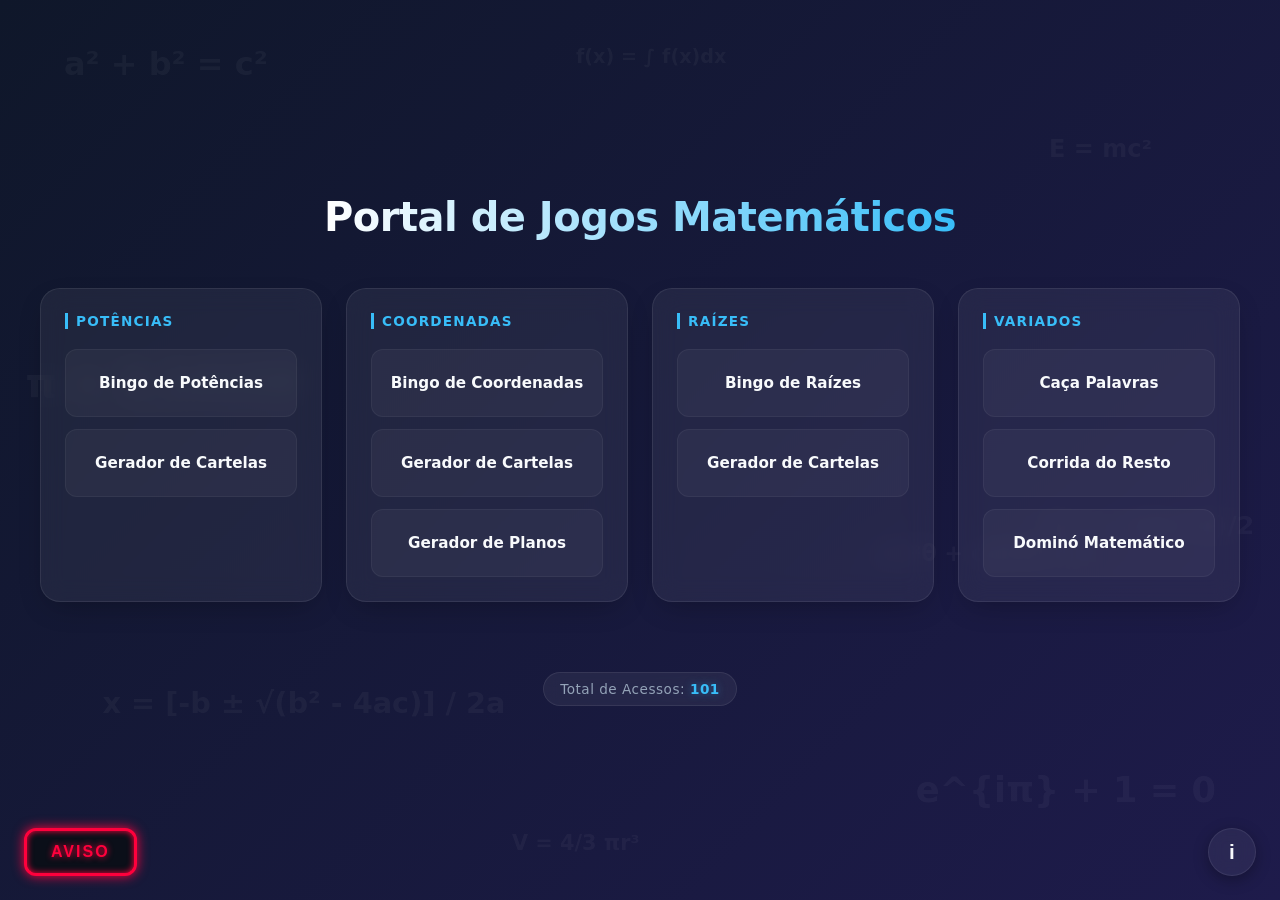
<file: index.html>
<!DOCTYPE html>
<html lang="pt-br">
<head>
    <meta charset="UTF-8">
    <meta name="viewport" content="width=device-width, initial-scale=1.0">
    <title>Portal de Jogos Matemáticos</title>
    <style>
        :root {
            --bg-gradient: linear-gradient(135deg, #0f172a 0%, #1e1b4b 100%);
            --card-bg: rgba(255, 255, 255, 0.06);
            --card-border: rgba(255, 255, 255, 0.08);
            --text-main: #f8fafc;
            --text-muted: #94a3b8;
            --accent: #38bdf8;
            --accent-hover: #0ea5e9;
            --btn-bg: rgba(255, 255, 255, 0.04);
            --btn-hover: #38bdf8;
            --disabled: rgba(255, 255, 255, 0.2);
            /* Nova variável para o vermelho neon vivo */
            --neon-alert: #ff003c;
        }

        * {
            box-sizing: border-box;
            margin: 0;
            padding: 0;
        }

        body {
            font-family: 'Inter', system-ui, -apple-system, sans-serif;
            background: var(--bg-gradient);
            color: var(--text-main);
            min-height: 100vh;
            display: flex;
            flex-direction: column;
            align-items: center;
            justify-content: center;
            padding: 40px 20px;
            overflow-x: hidden;
            position: relative;
        }

        /* Camada de fundo com fórmulas */
        .math-bg {
            position: fixed;
            top: 0; left: 0; width: 100%; height: 100%;
            z-index: 0;
            pointer-events: none;
            overflow: hidden;
            user-select: none;
            opacity: 0.04;
            color: var(--text-main);
            font-weight: 600;
        }

        .formula { position: absolute; white-space: nowrap; }

        h1 {
            font-size: 2.5rem;
            font-weight: 800;
            text-align: center;
            margin-bottom: 3rem;
            position: relative;
            z-index: 1;
            letter-spacing: -0.5px;
            background: linear-gradient(to right, #fff, var(--accent));
            -webkit-background-clip: text;
            -webkit-text-fill-color: transparent;
        }

        /* Estrutura de Grid */
        .menu-grid {
            display: grid;
            grid-template-columns: repeat(4, 1fr);
            gap: 24px;
            width: 100%;
            max-width: 1200px;
            position: relative;
            z-index: 1;
            margin-bottom: 50px;
        }

        .column {
            background: var(--card-bg);
            border: 1px solid var(--card-border);
            backdrop-filter: blur(12px);
            -webkit-backdrop-filter: blur(12px);
            border-radius: 20px;
            padding: 24px;
            display: flex;
            flex-direction: column;
            gap: 12px;
            box-shadow: 0 10px 30px -10px rgba(0,0,0,0.3);
            transition: transform 0.3s ease;
        }

        .column:hover {
            transform: translateY(-2px);
            border-color: rgba(56, 189, 248, 0.2);
        }

        .column-title {
            font-size: 0.85rem;
            font-weight: 700;
            color: var(--accent);
            text-transform: uppercase;
            margin-bottom: 8px;
            letter-spacing: 1.2px;
            border-left: 3px solid var(--accent);
            padding-left: 8px;
        }

        .btn-link {
            display: flex;
            align-items: center;
            justify-content: center;
            text-align: center;
            padding: 16px;
            background-color: var(--btn-bg);
            color: var(--text-main);
            text-decoration: none;
            border-radius: 12px;
            font-weight: 600;
            font-size: 0.95rem;
            border: 1px solid rgba(255, 255, 255, 0.05);
            min-height: 68px;
            transition: all 0.25s cubic-bezier(0.4, 0, 0.2, 1);
        }

        .btn-link:not(.disabled):hover {
            transform: translateY(-2px);
            background-color: var(--btn-hover);
            color: #0f172a;
            box-shadow: 0 8px 20px -4px rgba(56, 189, 248, 0.4);
            border-color: transparent;
        }

        .disabled {
            background-color: transparent;
            color: var(--text-muted);
            opacity: 0.35;
            cursor: not-allowed;
            border: 1px dashed rgba(255, 255, 255, 0.15);
            font-weight: 500;
        }

        /* Botão Flutuante Info (Canto Inferior Direito) */
        .info-floating-btn {
            position: fixed;
            bottom: 24px;
            right: 24px;
            width: 48px;
            height: 48px;
            background-color: var(--card-bg);
            border: 1px solid var(--card-border);
            border-radius: 50%;
            color: var(--text-main);
            font-size: 1.3rem;
            font-weight: bold;
            cursor: pointer;
            display: flex;
            align-items: center;
            justify-content: center;
            z-index: 10;
            box-shadow: 0 4px 15px rgba(0, 0, 0, 0.3);
            backdrop-filter: blur(8px);
            -webkit-backdrop-filter: blur(8px);
            transition: all 0.25s ease;
        }

        .info-floating-btn:hover {
            transform: scale(1.1);
            background-color: var(--accent);
            color: #0f172a;
            border-color: transparent;
            box-shadow: 0 0 15px rgba(56, 189, 248, 0.6);
        }

        /* Estrutura do Popup (Modal) */
        .modal-overlay {
            position: fixed;
            top: 0; left: 0; width: 100%; height: 100%;
            background-color: rgba(15, 23, 42, 0.6);
            backdrop-filter: blur(8px);
            -webkit-backdrop-filter: blur(8px);
            z-index: 100;
            display: flex;
            align-items: center;
            justify-content: center;
            opacity: 0;
            pointer-events: none;
            transition: opacity 0.3s ease;
        }

        .modal-overlay.active {
            opacity: 1;
            pointer-events: all;
        }

        .modal-card {
            background: rgba(30, 27, 75, 0.85);
            border: 1px solid rgba(255, 255, 255, 0.1);
            border-radius: 24px;
            padding: 32px;
            width: 90%;
            max-width: 400px;
            box-shadow: 0 25px 50px -12px rgba(0, 0, 0, 0.5);
            transform: scale(0.9);
            transition: transform 0.3s ease;
            text-align: center;
        }

        .modal-overlay.active .modal-card {
            transform: scale(1);
        }

        .modal-card h2 {
            font-size: 1.5rem;
            color: var(--text-main);
            margin-bottom: 16px;
        }

        .modal-card p {
            color: var(--text-muted);
            font-size: 0.95rem;
            line-height: 1.6;
            margin-bottom: 12px;
        }

        .modal-card .owner-name {
            font-weight: 700;
            color: var(--accent);
            font-size: 1.1rem;
            margin-bottom: 4px;
        }

        .close-modal-btn {
            margin-top: 12px;
            padding: 12px 24px;
            background-color: var(--btn-bg);
            border: 1px solid var(--card-border);
            color: var(--text-main);
            border-radius: 10px;
            font-weight: 600;
            cursor: pointer;
            transition: all 0.2s ease;
            width: 100%;
        }

        .close-modal-btn:hover {
            background-color: rgba(255, 255, 255, 0.1);
            color: #fff;
        }

        /* -------------------------------------------------------------
           BOTÃO NEON AVISO (CANTO INFERIOR ESQUERDO)
           ------------------------------------------------------------- */
        .neon-floating-btn {
            position: fixed;
            bottom: 24px;
            left: 24px;
            background-color: #0b0f19;
            color: var(--neon-alert);
            border: 3px solid var(--neon-alert);
            padding: 12px 24px;
            font-size: 1rem;
            font-weight: 800;
            letter-spacing: 2px;
            cursor: pointer;
            border-radius: 12px;
            z-index: 10;
            box-shadow: 0 0 12px var(--neon-alert), inset 0 0 6px var(--neon-alert);
            text-shadow: 0 0 6px var(--neon-alert);
            transition: all 0.25s ease;
            animation: pulsarNeon 1.4s infinite alternate cubic-bezier(0.4, 0, 0.6, 1);
        }

        .neon-floating-btn:hover {
            background-color: var(--neon-alert);
            color: #fff;
            box-shadow: 0 0 30px var(--neon-alert);
            text-shadow: none;
        }

        .neon-modal-card {
            border: 1px solid var(--neon-alert);
            box-shadow: 0 0 30px rgba(255, 0, 60, 0.35);
        }

        .neon-modal-card h2 {
            color: var(--neon-alert);
            text-shadow: 0 0 8px var(--neon-alert);
        }

        .close-neon-btn {
            background-color: rgba(255, 0, 60, 0.1);
            border: 1px solid var(--neon-alert);
            color: var(--text-main);
        }

        .close-neon-btn:hover {
            background-color: var(--neon-alert) !important;
        }

        @keyframes pulsarNeon {
            from {
                box-shadow: 0 0 10px var(--neon-alert), inset 0 0 4px var(--neon-alert);
                text-shadow: 0 0 4px var(--neon-alert);
                transform: scale(1);
            }
            to {
                box-shadow: 0 0 22px var(--neon-alert), inset 0 0 10px var(--neon-alert);
                text-shadow: 0 0 12px var(--neon-alert);
                transform: scale(1.04);
            }
        }

        /* -------------------------------------------------------------
           ESTILO DO CONTADOR DE ACESSOS (RODAPÉ)
           ------------------------------------------------------------- */
        .access-counter {
            z-index: 1;
            margin-top: 20px;
            font-size: 0.85rem;
            color: var(--text-muted);
            background: var(--card-bg);
            border: 1px solid var(--card-border);
            padding: 8px 16px;
            border-radius: 20px;
            backdrop-filter: blur(8px);
            -webkit-backdrop-filter: blur(8px);
            font-weight: 500;
            letter-spacing: 0.5px;
        }
        
        .access-counter span {
            color: var(--accent);
            font-weight: 700;
            text-shadow: 0 0 8px rgba(56, 189, 248, 0.4);
        }

        /* Responsividade Inteligente */
        @media (max-width: 1024px) {
            .menu-grid { grid-template-columns: repeat(2, 1fr); }
        }

        @media (max-width: 600px) {
            .menu-grid { grid-template-columns: 1fr; }
            h1 { font-size: 1.8rem; margin-bottom: 2rem; }
            body { padding: 20px 16px; }
            .info-floating-btn { bottom: 16px; right: 16px; }
            .neon-floating-btn { bottom: 16px; left: 16px; padding: 10px 20px; font-size: 0.9rem; }
            .access-counter { margin-bottom: 60px; /* Evita que os botões mobile cubram o contador */ }
        }
    </style>
</head>
<body>

    <div class="math-bg">
        <div class="formula" style="top: 5%; left: 5%; font-size: 2rem;">a² + b² = c²</div>
        <div class="formula" style="top: 15%; right: 10%; font-size: 1.5rem;">E = mc²</div>
        <div class="formula" style="bottom: 20%; left: 8%; font-size: 1.8rem;">x = [-b ± √(b² - 4ac)] / 2a</div>
        <div class="formula" style="top: 40%; left: 2%; font-size: 2.5rem;">π ≈ 3,14159</div>
        <div class="formula" style="bottom: 10%; right: 5%; font-size: 2.2rem;">e^{iπ} + 1 = 0</div>
        <div class="formula" style="top: 5%; left: 45%; font-size: 1.2rem;">f(x) = ∫ f(x)dx</div>
        <div class="formula" style="bottom: 40%; right: 2%; font-size: 1.6rem;">∑ n = n(n+1)/2</div>
        <div class="formula" style="top: 60%; right: 15%; font-size: 1.4rem;">sin²θ + cos²θ = 1</div>
        <div class="formula" style="bottom: 5%; left: 40%; font-size: 1.3rem;">V = 4/3 πr³</div>
    </div>

    <h1>Portal de Jogos Matemáticos</h1>

    <div class="menu-grid">
        <div class="column">
            <div class="column-title">Potências</div>
            <a href="potencia.html" class="btn-link">Bingo de Potências</a>
            <a href="gerador_cartelas.html" class="btn-link">Gerador de Cartelas</a>
        </div>

        <div class="column">
            <div class="column-title">Coordenadas</div>
            <a href="cartesiano.html" class="btn-link">Bingo de Coordenadas</a>
            <a href="gerador_cartelas_cartesiano.html" class="btn-link">Gerador de Cartelas</a>
            <a href="gerador_planos_cartesianos.html" class="btn-link">Gerador de Planos</a>
        </div>

        <div class="column">
            <div class="column-title">Raízes</div>
            <a href="raizes.html" class="btn-link">Bingo de Raízes</a>
            <a href="gerador_cartela_raizes.html" class="btn-link">Gerador de Cartelas</a>
        </div>

        <div class="column">
            <div class="column-title">Variados</div>
            <a href="frases/index.html" class="btn-link">Caça Palavras</a>
            <a href="tabuleiro_arcoiris/gerador_tabuleiro.html" class="btn-link">Corrida do Resto</a>
            <a href="domino/gerador_domino.html" class="btn-link">Dominó Matemático</a>
        </div>
    </div>

    <div class="access-counter">
        Total de Acessos: <span id="counter-value">Carregando...</span>
    </div>

    <button class="neon-floating-btn" id="openNeonBtn">AVISO</button>

    <button class="info-floating-btn" id="openModalBtn" title="Informações do Proprietário">i</button>

    <div class="modal-overlay" id="neonOverlay">
        <div class="modal-card neon-modal-card">
            <h2>ATENÇÃO</h2>
            <p style="margin-top: 15px; text-align: center;">Aviso de Uso:</p>
            <p style="margin-top: 15px; text-align: justify;">Todas as funcionalidades disponibilizadas no Portal de Jogos Matemáticos são de uso livre e gratuito, destinadas exclusivamente a fins educacionais e pessoais.</p>
            <p style="margin-top: 15px; text-align: justify;">É expressamente proibida a monetização, comercialização, revenda ou qualquer forma de distribuição que tenha como objetivo a obtenção de lucro, total ou parcial, a partir dos conteúdos, recursos ou funcionalidades oferecidos pelo portal.</p>
            <p style="margin-top: 15px; text-align: justify;">Ao utilizar esta plataforma, o usuário concorda em respeitar estas condições de uso.</p>
            <button class="close-modal-btn close-neon-btn" id="closeNeonBtn">Fechar</button>
        </div>
    </div>

    <div class="modal-overlay" id="modalOverlay">
        <div class="modal-card">
            <h2>Sobre o Proprietário</h2>
            <p class="owner-name">Pablo Augusto Sanches</p>
            <p>Engenheiro Civil</p>
            <p>Professor Licenciado em Física.</p>
            <p>Professor Licenciado em Matemática.</p>
            <p style="font-size: 0.85rem; color: var(--text-muted);">Contato:</p>
            <p style="font-size: 0.85rem; color: var(--text-muted);">pablosanches@prof.educacao.sp.gov.br</p>
            <p style="font-size: 0.85rem; color: var(--text-muted);">pabloaugustosanches@gmail.com</p>
            <button class="close-modal-btn" id="closeModalBtn">Fechar</button>
        </div>
    </div>

    <script>
        // Modal Original (Info)
        const modal = document.getElementById('modalOverlay');
        const openBtn = document.getElementById('openModalBtn');
        const closeBtn = document.getElementById('closeModalBtn');

        openBtn.addEventListener('click', () => {
            modal.classList.add('active');
        });

        closeBtn.addEventListener('click', () => {
            modal.classList.remove('active');
        });

        modal.addEventListener('click', (e) => {
            if (e.target === modal) {
                modal.classList.remove('active');
            }
        });

        // Modal de Aviso Neon
        const neonModal = document.getElementById('neonOverlay');
        const openNeonBtn = document.getElementById('openNeonBtn');
        const closeNeonBtn = document.getElementById('closeNeonBtn');

        openNeonBtn.addEventListener('click', () => {
            neonModal.classList.add('active');
        });

        closeNeonBtn.addEventListener('click', () => {
            neonModal.classList.remove('active');
        });

        neonModal.addEventListener('click', (e) => {
            if (e.target === neonModal) {
                neonModal.classList.remove('active');
            }
        });

        // -------------------------------------------------------------
        // SCRIPT DO CONTADOR DE ACESSOS GLOBAL
        // -------------------------------------------------------------
        function updateCounter() {
            const counterEl = document.getElementById('counter-value');
            
            // Caso abra o arquivo diretamente no PC sem servidor (Protocolo file://)
            if (window.location.protocol === 'file:') {
                let localHits = localStorage.getItem('portal_mat_hits') || 0;
                localHits++;
                localStorage.setItem('portal_mat_hits', localHits);
                counterEl.innerText = localHits + " (Local)";
            } else {
                // Quando o site estiver online (ex: GitHub Pages), gera estatísticas reais por domínio
                const siteKey = window.location.hostname.replace(/\./g, '_') || 'portal_jogos_matematicos';
                
                fetch(`https://api.moebiz.icu/hit?key=${siteKey}`)
                    .then(res => res.json())
                    .then(data => {
                        counterEl.innerText = data.value || data.count;
                    })
                    .catch(() => {
                        // Fallback em caso de falha de conexão com a API externa
                        let fallbackHits = localStorage.getItem('portal_mat_hits') || 100;
                        fallbackHits++;
                        localStorage.setItem('portal_mat_hits', fallbackHits);
                        counterEl.innerText = fallbackHits;
                    });
            }
        }
        
        // Dispara a atualização assim que o DOM é carregado
        updateCounter();
    </script>
    
</body>
</html>
</file>
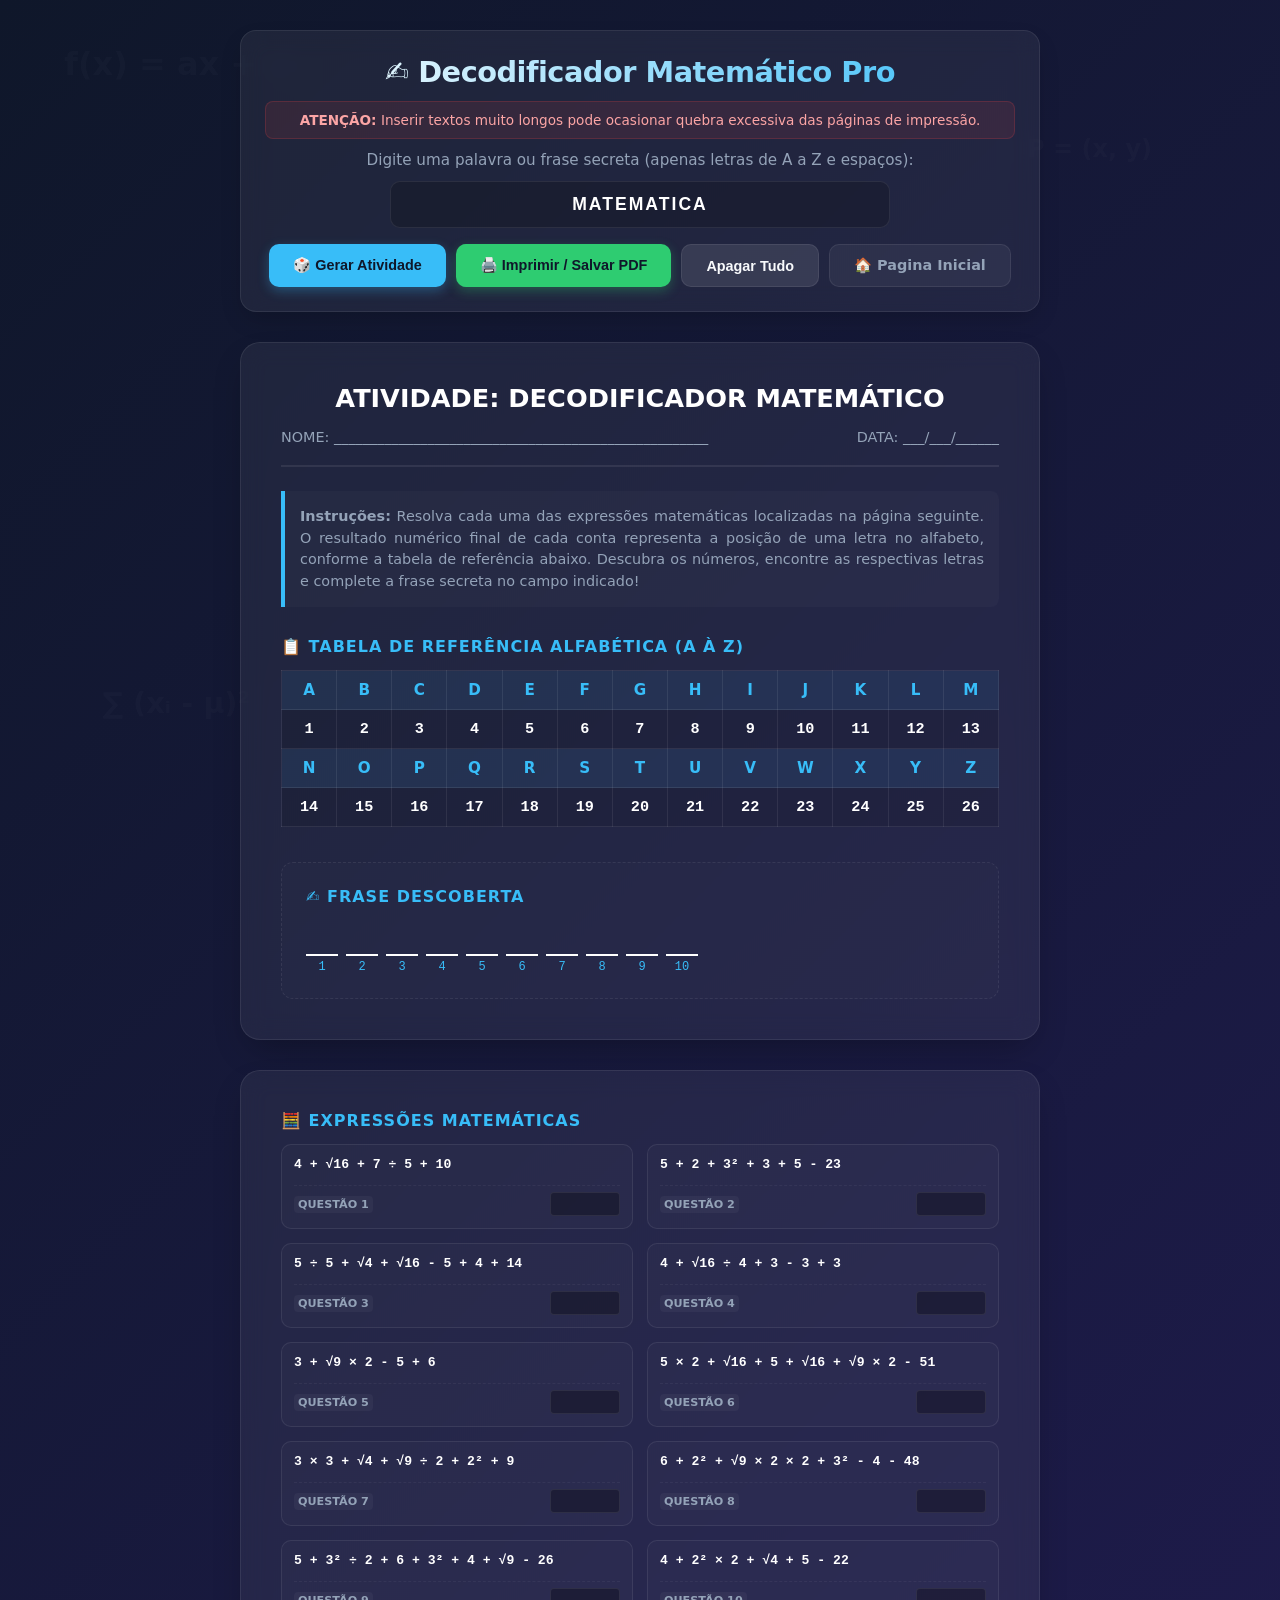
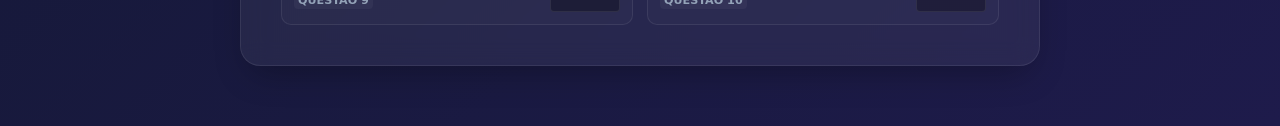
<file: frases/index.html>
<!DOCTYPE html>
<html lang="pt-br">
<head>
    <meta charset="UTF-8">
    <meta name="viewport" content="width=device-width, initial-scale=1.0">
    <title>Decodificador Matemático</title>
    <style>
        :root {
            --bg-gradient: linear-gradient(135deg, #0f172a 0%, #1e1b4b 100%);
            --card-bg: rgba(255, 255, 255, 0.06);
            --card-border: rgba(255, 255, 255, 0.08);
            --text-main: #f8fafc;
            --text-muted: #94a3b8;
            --accent: #38bdf8;
            --accent-hover: #0ea5e9;
            --btn-bg: rgba(255, 255, 255, 0.04);
            --danger: #ef4444;
            --success: #2ecc71;
        }

        * {
            box-sizing: border-box;
            margin: 0;
            padding: 0;
        }

        body {
            font-family: 'Inter', system-ui, -apple-system, sans-serif;
            background: var(--bg-gradient);
            color: var(--text-main);
            display: flex;
            flex-direction: column;
            align-items: center;
            min-height: 100vh;
            overflow-x: hidden;
            overflow-y: auto;
            position: relative;
            padding: 30px 15px;
        }

        /* Fundo matemático sutil */
        .math-bg {
            position: fixed;
            top: 0; left: 0; width: 100%; height: 100%;
            z-index: 0;
            pointer-events: none;
            overflow: hidden;
            user-select: none;
            opacity: 0.02;
            color: var(--text-main);
            font-weight: 600;
        }
        .formula { position: absolute; white-space: nowrap; }

        /* Painel de Controle Superior */
        .no-print-area {
            background: var(--card-bg);
            border: 1px solid var(--card-border);
            backdrop-filter: blur(12px);
            -webkit-backdrop-filter: blur(12px);
            padding: 24px;
            border-radius: 16px;
            margin-bottom: 30px;
            width: 100%;
            max-width: 800px;
            box-shadow: 0 10px 25px -5px rgba(0,0,0,0.2);
            z-index: 10;
            text-align: center;
        }

        .no-print-area h2 {
            font-size: 1.8rem;
            font-weight: 800;
            letter-spacing: -0.5px;
            background: linear-gradient(to right, #fff, var(--accent));
            -webkit-background-clip: text;
            -webkit-text-fill-color: transparent;
            margin-bottom: 6px;
        }

        .no-print-area h3 {
            background: rgba(239, 68, 68, 0.1);
            border: 1px solid rgba(239, 68, 68, 0.2);
            color: #fca5a5;
            font-size: 0.85rem;
            padding: 10px;
            border-radius: 8px;
            margin: 12px 0;
            font-weight: 500;
        }

        .no-print-area p {
            color: var(--text-muted);
            font-size: 0.95rem;
            margin-bottom: 12px;
        }

        .input-box {
            width: 100%;
            max-width: 500px;
            padding: 12px 16px;
            background: rgba(0, 0, 0, 0.2);
            border: 1px solid var(--card-border);
            border-radius: 10px;
            color: white;
            text-align: center;
            font-size: 1.1rem;
            font-weight: 700;
            letter-spacing: 2px;
            text-transform: uppercase;
            transition: all 0.2s;
            margin-bottom: 16px;
        }

        .btn-group {
            display: flex;
            flex-wrap: wrap;
            gap: 10px;
            justify-content: center;
        }

        .btn {
            padding: 12px 24px;
            border: none;
            border-radius: 10px;
            cursor: pointer;
            font-weight: 700;
            font-size: 0.9rem;
            transition: all 0.2s cubic-bezier(0.4, 0, 0.2, 1);
            color: #0f172a;
            display: inline-flex;
            align-items: center;
            justify-content: center;
            text-decoration: none;
            gap: 6px;
        }
        .btn:hover { transform: translateY(-2px); opacity: 0.95; }
        .btn-blue { background-color: var(--accent); color: #0f172a; box-shadow: 0 4px 12px rgba(56, 189, 248, 0.3); }
        .btn-green { background-color: var(--success); color: #0f172a; box-shadow: 0 4px 12px rgba(46, 204, 113, 0.3); }
        .btn-gray { background-color: rgba(255,255,255,0.1); color: var(--text-main); border: 1px solid var(--card-border); }
        .btn-home { background-color: rgba(255,255,255,0.05); color: var(--text-muted); border: 1px solid var(--card-border); }

        /* Estilização das Páginas A4 (Visual do App) */
        .a4-page {
            background: var(--card-bg);
            border: 1px solid var(--card-border);
            backdrop-filter: blur(12px);
            -webkit-backdrop-filter: blur(12px);
            width: 100%;
            max-width: 800px;
            padding: 40px;
            border-radius: 20px;
            margin-bottom: 30px;
            z-index: 2;
            box-shadow: 0 15px 35px -10px rgba(0,0,0,0.3);
            display: flex;
            flex-direction: column;
        }

        .header {
            border-bottom: 2px solid var(--card-border);
            padding-bottom: 20px;
            margin-bottom: 24px;
        }

        .header h1 {
            font-size: 1.6rem;
            font-weight: 800;
            color: white;
            text-align: center;
            margin-bottom: 16px;
        }

        .student-info {
            display: flex;
            justify-content: space-between;
            color: var(--text-muted);
            font-size: 0.9rem;
        }

        .instructions {
            background: rgba(255, 255, 255, 0.02);
            border-left: 4px solid var(--accent);
            padding: 15px;
            border-radius: 0 8px 8px 0;
            font-size: 0.9rem;
            line-height: 1.5;
            color: var(--text-muted);
            margin-bottom: 30px;
            text-align: justify;
        }

        .section-title {
            font-size: 1rem;
            font-weight: 700;
            color: var(--accent);
            text-transform: uppercase;
            letter-spacing: 1px;
            margin-bottom: 14px;
            display: flex;
            align-items: center;
            gap: 8px;
        }

        /* Tabelas Alfabéticas */
        .alphabet-table-wrapper { margin-bottom: 35px; }
        .alphabet-table { width: 100%; border-collapse: collapse; margin-top: 8px; font-size: 0.95rem; }
        .alphabet-table th, .alphabet-table td { border: 1px solid var(--card-border); padding: 10px 4px; text-align: center; }
        .alphabet-table th { background: rgba(56, 189, 248, 0.08); color: var(--accent); }
        .alphabet-table td { background: rgba(0,0,0,0.1); color: white; font-family: 'Courier New', monospace; font-weight: 700; }

        /* Espaço para a Frase Secreta */
        .phrase-answer-zone { background: rgba(255, 255, 255, 0.01); border: 1px dashed var(--card-border); padding: 24px; border-radius: 12px; }
        .letter-slots { display: flex; flex-wrap: wrap; gap: 12px 8px; justify-content: flex-start; }
        .slot-container { display: inline-flex; flex-direction: column; align-items: center; width: 32px; }
        .slot-line { width: 100%; height: 36px; border-bottom: 2px solid white; margin-bottom: 4px; }
        .slot-index { font-size: 0.75rem; color: var(--accent); font-family: 'Courier New', monospace; }
        .slot-space { width: 16px; }

        /* Grid de Expressões Matemáticas na Web (2 Colunas) */
        .questions-container { width: 100%; }
        .questions-grid {
            display: grid;
            grid-template-columns: repeat(2, 1fr);
            gap: 14px;
            margin-top: 10px;
        }

        .question-item {
            background: rgba(255, 255, 255, 0.02);
            border: 1px solid var(--card-border);
            padding: 12px;
            border-radius: 10px;
            display: flex;
            flex-direction: column;
            justify-content: space-between;
            height: 85px;
        }
        
        /* Ajuste na Web */
        .question-text { 
            font-size: 0.82rem; 
            font-weight: 700; 
            color: white; 
            font-family: 'Courier New', monospace; 
            white-space: nowrap;
            overflow: hidden;
            text-overflow: ellipsis;
        }
        
        .question-bottom { display: flex; justify-content: space-between; align-items: center; margin-top: 6px; border-top: 1px dashed rgba(255,255,255,0.05); padding-top: 6px; }
        .question-id { font-size: 0.7rem; font-weight: bold; color: var(--text-muted); background: rgba(255,255,255,0.04); padding: 2px 4px; border-radius: 4px; }
        .answer-box { width: 70px; height: 24px; border: 1px solid var(--card-border); background: rgba(0,0,0,0.3); border-radius: 4px; }

        /* Elemento invisível na web */
        .page-break { display: none; }

        /* CONFIGURAÇÕES DE IMPRESSÃO - EM DUAS COLUNAS COM FONTE REDUZIDA */
        @media print {
            html, body {
                background: white !important;
                color: black !important;
                display: block !important;
                padding: 0 !important;
                margin: 0 !important;
            }
            
            .no-print-area, .math-bg { display: none !important; }
            
            .a4-page {
                background: white !important;
                color: black !important;
                border: none !important;
                box-shadow: none !important;
                padding: 12mm 15mm !important;
                margin: 0 !important;
                width: 100% !important;
                max-width: 100% !important;
                display: block !important;
                backdrop-filter: none !important;
                -webkit-backdrop-filter: none !important;
            }

            .page-break {
                display: block !important;
                height: 0 !important;
                page-break-after: always !important;
                break-after: page !important;
            }

            .header h1 { color: black !important; font-size: 1.4rem !important; }
            .student-info { color: #333 !important; }
            .student-info span { border-bottom: 1px solid #000; }
            
            .instructions { background: #f5f5f5 !important; border-left: 4px solid #000 !important; color: #222 !important; margin-bottom: 20px !important; }
            .section-title { color: black !important; border-bottom: 1px solid black; padding-bottom: 2px; }
            
            .alphabet-table th { background: #e5e5e5 !important; color: black !important; border: 1px solid black !important; padding: 6px 2px !important; }
            .alphabet-table td { background: white !important; color: black !important; border: 1px solid black !important; padding: 6px 2px !important; }
            
            .phrase-answer-zone { border: 1px dashed black !important; background: white !important; padding: 15px !important; }
            .slot-line { border-bottom: 2px solid black !important; height: 30px !important; }
            .slot-index { color: black !important; }

            .questions-grid { 
                display: block !important; 
                width: 100% !important;
                margin-top: 15px !important;
            }
            
            /* Estrutura estável de 2 colunas */
            .question-item { 
                display: inline-block !important; 
                vertical-align: top !important;
                background: white !important; 
                border: 1px solid #000 !important; 
                width: 48% !important; 
                margin-right: 4% !important;
                margin-bottom: 14px !important;
                height: 75px !important; 
                padding: 10px !important;
                page-break-inside: avoid !important;
                break-inside: avoid !important; 
            }
            
            .question-item:nth-child(2n) {
                margin-right: 0 !important;
            }
            
            /* MODIFICAÇÃO DE FONTE SOLICITADA: Ultra-reduzida e segura para manter linha única */
            .question-text { 
                color: black !important; 
                font-size: 0.72rem !important; 
                white-space: nowrap !important;
                overflow: visible !important;
                font-family: 'Courier New', monospace;
            }

            .question-id { color: black !important; background: #eee !important; font-size: 0.65rem !important; }
            .answer-box { border: 1px solid black !important; background: white !important; width: 65px !important; height: 22px !important; }
        }

        @media (max-width: 480px) { .questions-grid { grid-template-columns: 1fr; } }
    </style>
</head>
<body>

    <div class="math-bg">
        <div class="formula" style="top: 5%; left: 5%; font-size: 2rem;">f(x) = ax + b</div>
        <div class="formula" style="top: 15%; right: 10%; font-size: 1.5rem;">P = (x, y)</div>
        <div class="formula" style="bottom: 20%; left: 8%; font-size: 1.8rem;">∑ (xᵢ - μ)²</div>
    </div>

    <div class="no-print-area">
        <h2>✍️ Decodificador Matemático Pro</h2>
        <h3><strong>ATENÇÃO:</strong> Inserir textos muito longos pode ocasionar quebra excessiva das páginas de impressão.</h3>
        <p>Digite uma palavra ou frase secreta (apenas letras de A a Z e espaços):</p>
        <input type="text" id="userPhrase" class="input-box" value="MATEMATICA" placeholder="Ex: ESTUDAR E BOM">
        
        <div class="btn-group">
            <button class="btn btn-blue" onclick="buildActivity()">🎲 Gerar Atividade</button>
            <button class="btn btn-green" onclick="window.print()">🖨️ Imprimir / Salvar PDF</button>
            <button class="btn btn-gray" onclick="document.getElementById('userPhrase').value=''; document.getElementById('userPhrase').focus();">Apagar Tudo</button>
            <a href="https://profpablosanches.github.io/bingo/index.html" class="btn btn-home">🏠 Pagina Inicial</a>
        </div>
    </div>

    <div class="a4-page">
        <div class="header">
            <h1>ATIVIDADE: DECODIFICADOR MATEMÁTICO</h1>
            <div class="student-info">
                <span>NOME: ____________________________________________________</span>
                <span>DATA: ___/___/______</span>
            </div>
        </div>

        <div class="instructions">
            <strong>Instruções:</strong> Resolva cada uma das expressões matemáticas localizadas na página seguinte. O resultado numérico final de cada conta representa a posição de uma letra no alfabeto, conforme a tabela de referência abaixo. Descubra os números, encontre as respectivas letras e complete a frase secreta no campo indicado!
        </div>

        <div class="alphabet-table-wrapper">
            <div class="section-title">📋 Tabela de Referência Alfabética (A à Z)</div>
            <table class="alphabet-table">
                <tr>
                    <th>A</th><th>B</th><th>C</th><th>D</th><th>E</th><th>F</th><th>G</th><th>H</th><th>I</th><th>J</th><th>K</th><th>L</th><th>M</th>
                </tr>
                <tr>
                    <td>1</td><td>2</td><td>3</td><td>4</td><td>5</td><td>6</td><td>7</td><td>8</td><td>9</td><td>10</td><td>11</td><td>12</td><td>13</td>
                </tr>
                <tr>
                    <th>N</th><th>O</th><th>P</th><th>Q</th><th>R</th><th>S</th><th>T</th><th>U</th><th>V</th><th>W</th><th>X</th><th>Y</th><th>Z</th>
                </tr>
                <tr>
                    <td>14</td><td>15</td><td>16</td><td>17</td><td>18</td><td>19</td><td>20</td><td>21</td><td>22</td><td>23</td><td>24</td><td>25</td><td>26</td>
                </tr>
            </table>
        </div>

        <div class="phrase-answer-zone">
            <div class="section-title">✍️ Frase Descoberta</div>
            <div class="letter-slots" id="answerSlots"></div>
        </div>
    </div>

    <div class="page-break"></div>

    <div class="a4-page">
        <div class="questions-container">
            <div class="section-title">🧮 Expressões Matemáticas</div>
            <div class="questions-grid" id="mathQuestions"></div>
        </div>
    </div>

    <script>
        const alphabet = "ABCDEFGHIJKLMNOPQRSTUVWXYZ";

        // NOVO MOTOR: Sem parênteses fixos e com embaralhamento real
        function generateMathExpression(targetResult) {
            const operacoes = ['RAIZ', 'POT', 'MULT', 'SOMA', 'SUB', 'DIV'];
            const totalOps = Math.floor(Math.random() * 4) + 4; // de 4 a 7 operações
            
            let currentVal = Math.floor(Math.random() * 5) + 3; // Valor base inicial: 3 a 7
            let tokens = [`${currentVal}`];
            let opsUsadas = new Set();

            for (let i = 0; i < totalOps - 1; i++) {
                let op = operacoes[Math.floor(Math.random() * operacoes.length)];
                
                if (i === totalOps - 2 && opsUsadas.size < 3) {
                    const restantes = operacoes.filter(o => !opsUsadas.has(o));
                    op = restantes[Math.floor(Math.random() * restantes.length)];
                }

                switch (op) {
                    case 'RAIZ':
                        const baseRaiz = Math.floor(Math.random() * 3) + 2; 
                        tokens.push('+');
                        tokens.push(`√${baseRaiz * baseRaiz}`);
                        currentVal += baseRaiz;
                        opsUsadas.add('RAIZ');
                        break;

                    case 'POT':
                        const basePot = Math.floor(Math.random() * 2) + 2; 
                        tokens.push('+');
                        tokens.push(`${basePot}²`);
                        currentVal += (basePot * basePot);
                        opsUsadas.add('POT');
                        break;

                    case 'MULT':
                        const m = currentVal < 15 ? (Math.floor(Math.random() * 2) + 2) : 2;
                        tokens.push('×');
                        tokens.push(`${m}`);
                        currentVal *= m;
                        opsUsadas.add('MULT');
                        break;

                    case 'DIV':
                        let divs = [];
                        for (let d = 2; d <= 6; d++) {
                            if (currentVal % d === 0) divs.push(d);
                        }
                        if (divs.length > 0) {
                            const d = divs[Math.floor(Math.random() * divs.length)];
                            tokens.push('÷');
                            tokens.push(`${d}`);
                            currentVal = Math.floor(currentVal / d);
                            opsUsadas.add('DIV');
                        } else {
                            const s = Math.floor(Math.random() * 4) + 2;
                            tokens.push('+');
                            tokens.push(`${s}`);
                            currentVal += s;
                            opsUsadas.add('SOMA');
                        }
                        break;

                    case 'SUB':
                        const sub = Math.floor(Math.random() * 5) + 2;
                            if (currentVal - sub > 0) {
                                tokens.push('-');
                                tokens.push(`${sub}`);
                                currentVal -= sub;
                                opsUsadas.add('SUB');
                    } else {
                    // Se a subtração fosse dar negativo, faz uma soma com o valor seguro de 'sub'
                            tokens.push('+');
                            tokens.push(`${sub}`); 
                            currentVal += sub;
                            opsUsadas.add('SOMA');
                    }
                    break;

                    case 'SOMA':
                    default:
                        const soma = Math.floor(Math.random() * 6) + 2;
                        tokens.push('+');
                        tokens.push(`${soma}`);
                        currentVal += soma;
                        opsUsadas.add('SOMA');
                        break;
                }
            }

            const ajuste = targetResult - currentVal;
            if (ajuste >= 0) {
                tokens.push('+');
                tokens.push(`${ajuste}`);
            } else {
                tokens.push('-');
                tokens.push(`${Math.abs(ajuste)}`);
            }

            return tokens.join(' ');
        }

        function buildActivity() {
            const textInput = document.getElementById('userPhrase').value.toUpperCase();
            const cleanText = textInput.normalize("NFD").replace(/[\u0300-\u036f]/g, "").replace(/[^A-Z ]/g, '');

            if (cleanText.trim().length === 0) {
                alert("Por favor, digite uma palavra ou frase contendo letras.");
                return;
            }

            const questionsGrid = document.getElementById('mathQuestions');
            const answerSlots = document.getElementById('answerSlots');

            questionsGrid.innerHTML = '';
            answerSlots.innerHTML = '';

            let questionCount = 1;

            for (let i = 0; i < cleanText.length; i++) {
                const char = cleanText[i];

                if (char === " ") {
                    const spaceDiv = document.createElement('div');
                    spaceDiv.className = 'slot-space';
                    answerSlots.appendChild(spaceDiv);
                } else {
                    const charCode = alphabet.indexOf(char) + 1;

                    if (charCode > 0) {
                        const expression = generateMathExpression(charCode);

                        const questionItem = document.createElement('div');
                        questionItem.className = 'question-item';

                        questionItem.innerHTML = `
                            <div class="question-text">${expression}</div>
                            <div class="question-bottom">
                                <div class="question-id">QUESTÃO ${questionCount}</div>
                                <div class="answer-box"></div>
                            </div>
                        `;
                        questionsGrid.appendChild(questionItem);

                        const slotContainer = document.createElement('div');
                        slotContainer.className = 'slot-container';

                        slotContainer.innerHTML = `
                            <div class="slot-line"></div>
                            <div class="slot-index">${questionCount}</div>
                        `;
                        answerSlots.appendChild(slotContainer);

                        questionCount++;
                    }
                }
            }
        }

        window.onload = buildActivity;
    </script>
</body>
</html>
</file>
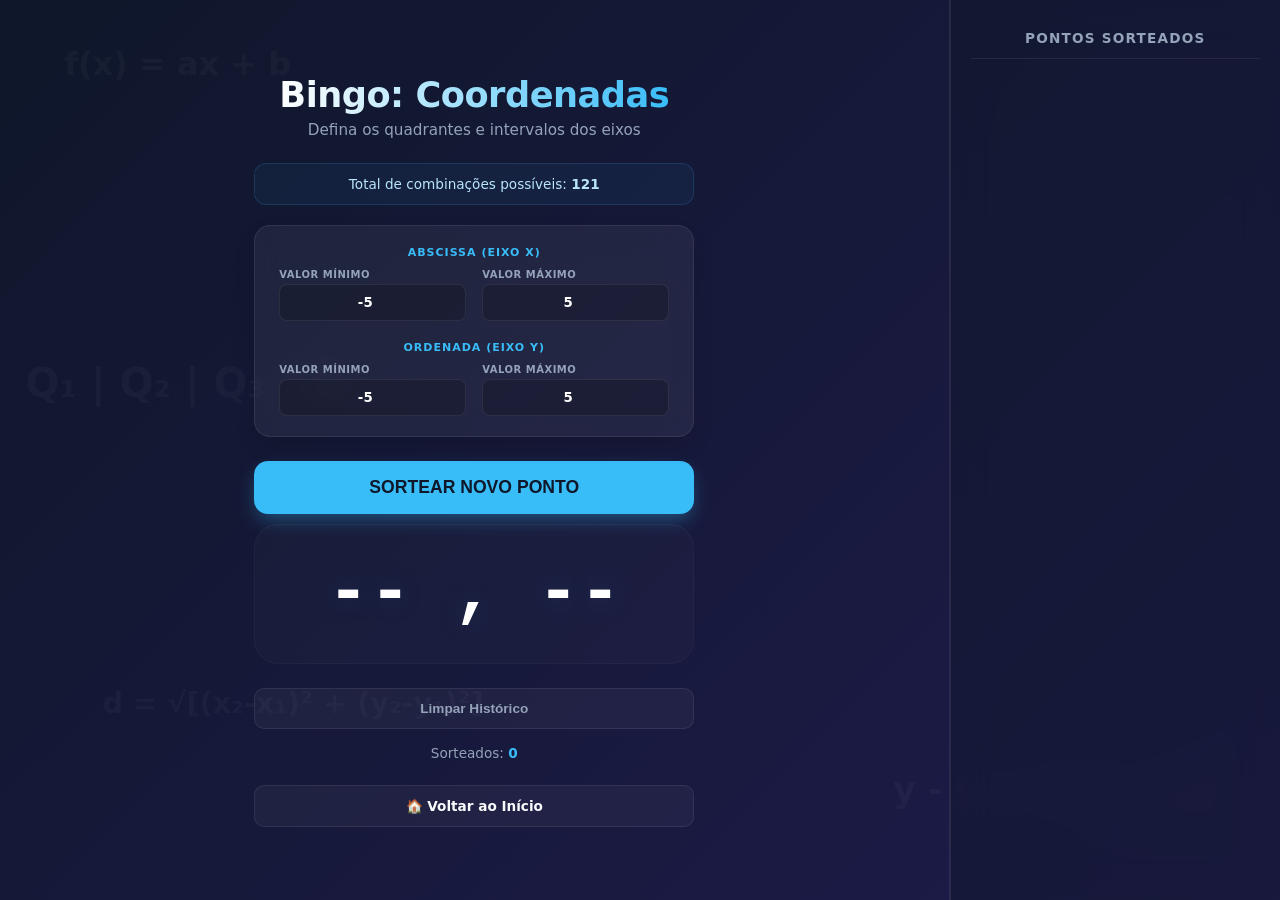
<file: cartesiano.html>
<!DOCTYPE html>
<html lang="pt-br">
<head>
    <meta charset="UTF-8">
    <meta name="viewport" content="width=device-width, initial-scale=1.0">
    <title>Sorteador de Coordenadas</title>
    <style>
        :root {
            --bg-gradient: linear-gradient(135deg, #0f172a 0%, #1e1b4b 100%);
            --card-bg: rgba(255, 255, 255, 0.06);
            --card-border: rgba(255, 255, 255, 0.08);
            --text-main: #f8fafc;
            --text-muted: #94a3b8;
            --accent: #38bdf8;
            --accent-hover: #0ea5e9;
            --btn-bg: rgba(255, 255, 255, 0.04);
            --danger: #ef4444;
            --success: #34d399;
        }

        * {
            box-sizing: border-box;
            margin: 0;
            padding: 0;
        }

        body {
            font-family: 'Inter', system-ui, -apple-system, sans-serif;
            background: var(--bg-gradient);
            color: var(--text-main);
            display: flex;
            height: 100vh;
            overflow: hidden;
            position: relative;
        }

        /* Fundo matemático sutil unificado */
        .math-bg {
            position: fixed;
            top: 0; left: 0; width: 100%; height: 100%;
            z-index: 0;
            pointer-events: none;
            overflow: hidden;
            user-select: none;
            opacity: 0.03;
            color: var(--text-main);
            font-weight: 600;
        }

        .formula { position: absolute; white-space: nowrap; }

        /* Área Principal (Esquerda) */
        .main {
            flex: 3;
            display: flex;
            flex-direction: column;
            align-items: center;
            justify-content: center;
            border-right: 1px solid var(--card-border);
            padding: 40px;
            z-index: 1;
        }

        h2 {
            font-size: 2.2rem;
            font-weight: 800;
            letter-spacing: -0.5px;
            background: linear-gradient(to right, #fff, var(--accent));
            -webkit-background-clip: text;
            -webkit-text-fill-color: transparent;
            margin-bottom: 6px;
        }

        .sub {
            color: var(--text-muted);
            margin-bottom: 24px;
            font-size: 0.95rem;
        }

        .info-box {
            background: rgba(56, 189, 248, 0.06);
            border: 1px solid rgba(56, 189, 248, 0.15);
            padding: 12px 20px;
            border-radius: 12px;
            margin-bottom: 20px;
            font-size: 0.85rem;
            color: #bae6fd;
            text-align: center;
            width: 100%;
            max-width: 440px;
        }

        .config-panel {
            background: var(--card-bg);
            border: 1px solid var(--card-border);
            backdrop-filter: blur(12px);
            -webkit-backdrop-filter: blur(12px);
            padding: 20px 24px;
            border-radius: 16px;
            margin-bottom: 24px;
            display: flex;
            flex-direction: column;
            gap: 20px;
            width: 100%;
            max-width: 440px;
            box-shadow: 0 10px 25px -5px rgba(0,0,0,0.2);
        }

        .axis-row {
            display: flex;
            flex-direction: column;
            gap: 8px;
        }

        .axis-title { 
            font-size: 11px; 
            font-weight: 700; 
            color: var(--accent); 
            text-transform: uppercase; 
            letter-spacing: 1px;
            text-align: center; /* Centralizado acima dos campos */
            margin-bottom: 2px;
        }

        .input-sublabel {
            font-size: 10px;
            font-weight: 600;
            color: var(--text-muted);
            text-transform: uppercase;
            letter-spacing: 0.5px;
            margin-bottom: 4px;
            display: block;
        }
        
        .grid-inputs { 
            display: grid; 
            grid-template-columns: 1fr 1fr; 
            gap: 16px; 
        }

        .input-container {
            display: flex;
            flex-direction: column;
        }

        input[type="number"] {
            width: 100%;
            padding: 10px 14px;
            background: rgba(0, 0, 0, 0.2);
            border: 1px solid var(--card-border);
            border-radius: 8px;
            color: white;
            text-align: center;
            font-family: inherit;
            font-weight: 600;
            transition: border-color 0.2s;
        }
        input[type="number"]:focus {
            outline: none;
            border-color: var(--accent);
        }

        /* Janela de Sorteio Atual */
        #resultado-atual {
            font-size: 70px;
            font-weight: 800;
            margin: 10px 0 24px 0;
            color: #ffffff;
            text-shadow: 0 0 30px rgba(56, 189, 248, 0.2);
            height: 140px;
            display: flex;
            align-items: center;
            justify-content: center;
            background: rgba(255, 255, 255, 0.02);
            border: 1px solid rgba(255, 255, 255, 0.03);
            width: 100%;
            max-width: 440px;
            border-radius: 24px;
            font-family: 'Courier New', Courier, monospace;
        }

        /* Controles e Botões */
        .controls { display: flex; flex-direction: column; gap: 12px; align-items: center; width: 100%; }

        .btn {
            width: 100%;
            padding: 16px 48px;
            border: none;
            border-radius: 14px;
            cursor: pointer;
            font-weight: 700;
            font-size: 1.1rem;
            transition: all 0.2s cubic-bezier(0.4, 0, 0.2, 1);
            text-align: center;
            text-decoration: none;
            display: flex;
            align-items: center;
            justify-content: center;
        }

        .btn-draw { 
            background: var(--accent); 
            color: #0f172a; 
            box-shadow: 0 8px 20px -4px rgba(56, 189, 248, 0.4);
            max-width: 440px;
        }
        .btn-draw:hover { 
            background: var(--accent-hover); 
            transform: translateY(-2px);
            box-shadow: 0 10px 25px -4px rgba(14, 165, 233, 0.5);
        }

        .secondary-btn {
            width: 100%;
            max-width: 440px;
            background: var(--btn-bg);
            font-size: 0.85rem;
            padding: 12px;
            border-radius: 10px;
            font-weight: 600;
            transition: all 0.2s;
            cursor: pointer;
            text-decoration: none;
            display: inline-flex;
            align-items: center;
            justify-content: center;
            color: var(--text-main);
            border: 1px solid var(--card-border);
        }
        .secondary-btn:hover {
            background: rgba(255, 255, 255, 0.1);
            color: #fff;
            border-color: rgba(255, 255, 255, 0.2);
        }

        .btn-reset { 
            color: var(--text-muted); 
        }
        .btn-reset:hover { background: rgba(239, 68, 68, 0.1); color: var(--danger); border-color: rgba(239, 68, 68, 0.3); }

        /* Painel Lateral do Histórico (Direita Fixo) */
        .sidebar {
            flex: 1;
            padding: 30px 20px;
            overflow-y: auto;
            background: rgba(15, 23, 42, 0.4);
            backdrop-filter: blur(20px);
            -webkit-backdrop-filter: blur(20px);
            border-left: 1px solid var(--card-border);
            z-index: 1;
        }

        .sidebar h3 {
            font-size: 0.85rem;
            font-weight: 700;
            color: var(--text-muted);
            text-transform: uppercase;
            letter-spacing: 1.2px;
            border-bottom: 1px solid var(--card-border);
            padding-bottom: 12px;
            margin-bottom: 20px;
            text-align: center;
        }

        .historico-grid { display: grid; grid-template-columns: 1fr; gap: 8px; }

        /* Itens do Histórico */
        .coord-item {
            background: var(--btn-bg);
            padding: 14px 18px;
            border-radius: 12px;
            display: flex;
            justify-content: space-between;
            align-items: center;
            font-family: 'Courier New', Courier, monospace;
            font-size: 1.1rem;
            font-weight: 700;
            color: var(--text-main);
            border: 1px solid var(--card-border);
            animation: fadeIn 0.3s ease;
        }
        
        .badge {
            background: rgba(255, 255, 255, 0.05);
            padding: 4px 8px;
            border-radius: 6px;
            font-size: 0.75rem;
            color: var(--text-muted);
            font-family: 'Inter', sans-serif;
            font-weight: 600;
        }

        @keyframes fadeIn { from { opacity: 0; transform: translateY(-6px); } to { opacity: 1; transform: translateY(0); } }

        /* Responsividade */
        @media (max-width: 850px) {
            body { flex-direction: column; overflow-y: auto; height: auto; }
            .main { border-right: none; border-bottom: 1px solid var(--card-border); padding: 30px 16px; }
            .sidebar { padding: 30px 16px; overflow-y: visible; border-left: none; }
            #resultado-atual { font-size: 50px; height: 110px; }
        }
    </style>
</head>
<body>

    <div class="math-bg">
        <div class="formula" style="top: 5%; left: 5%; font-size: 2rem;">f(x) = ax + b</div>
        <div class="formula" style="top: 15%; right: 10%; font-size: 1.5rem;">P = (x, y)</div>
        <div class="formula" style="bottom: 20%; left: 8%; font-size: 1.8rem;">d = √[(x₂-x₁)² + (y₂-y₁)²]</div>
        <div class="formula" style="top: 40%; left: 2%; font-size: 2.5rem;">Q₁ | Q₂ | Q₃ | Q₄</div>
        <div class="formula" style="bottom: 10%; right: 5%; font-size: 2.2rem;">y - y₀ = m(x - x₀)</div>
    </div>

    <div class="main">
        <h2>Bingo: Coordenadas</h2>
        <p class="sub">Defina os quadrantes e intervalos dos eixos</p>
        
        <div class="info-box">
            Total de combinações possíveis: <strong id="total-possibilidades">0</strong>
        </div>

        <div class="config-panel">
            <div class="axis-row">
                <div class="axis-title">Abscissa (Eixo X)</div>
                <div class="grid-inputs">
                    <div class="input-container">
                        <span class="input-sublabel">Valor Mínimo</span>
                        <input type="number" id="minX" value="-5" oninput="atualizarPossibilidades()">
                    </div>
                    <div class="input-container">
                        <span class="input-sublabel">Valor Máximo</span>
                        <input type="number" id="maxX" value="5" oninput="atualizarPossibilidades()">
                    </div>
                </div>
            </div>

            <div class="axis-row">
                <div class="axis-title">Ordenada (Eixo Y)</div>
                <div class="grid-inputs">
                    <div class="input-container">
                        <span class="input-sublabel">Valor Mínimo</span>
                        <input type="number" id="minY" value="-5" oninput="atualizarPossibilidades()">
                    </div>
                    <div class="input-container">
                        <span class="input-sublabel">Valor Máximo</span>
                        <input type="number" id="maxY" value="5" oninput="atualizarPossibilidades()">
                    </div>
                </div>
            </div>
        </div>

        <button class="btn btn-draw" onclick="sortear()">SORTEAR NOVO PONTO</button>
        
        <div id="resultado-atual">-- , --</div>

        <div class="controls">
            <button class="secondary-btn btn-reset" onclick="limpar()">Limpar Histórico</button>
            <div style="text-align: center; font-size: 0.85rem; color: var(--text-muted); margin: 4px 0 12px 0;">
                Sorteados: <strong id="cont-sorteados" style="color: var(--accent);">0</strong>
            </div>
            <a href="index.html" class="secondary-btn">🏠 Voltar ao Início</a>
        </div>
    </div>

    <div class="sidebar">
        <h3>Pontos Sorteados</h3>
        <div id="historico" class="historico-grid"></div>
    </div>

<script>
    let coordenadasSorteadas = new Set();

    function atualizarPossibilidades() {
        const minX = parseInt(document.getElementById('minX').value) || 0;
        const maxX = parseInt(document.getElementById('maxX').value) || 0;
        const minY = parseInt(document.getElementById('minY').value) || 0;
        const maxY = parseInt(document.getElementById('maxY').value) || 0;

        if (maxX >= minX && maxY >= minY) {
            const totalX = maxX - minX + 1;
            const totalY = maxY - minY + 1;
            const total = totalX * totalY;
            document.getElementById('total-possibilidades').innerText = total.toLocaleString();
            return total;
        } else {
            document.getElementById('total-possibilidades').innerText = "0 (Erro nos limites)";
            return 0;
        }
    }

    function sortear() {
        const minX = parseInt(document.getElementById('minX').value);
        const maxX = parseInt(document.getElementById('maxX').value);
        const minY = parseInt(document.getElementById('minY').value);
        const maxY = parseInt(document.getElementById('maxY').value);

        const totalPossivel = atualizarPossibilidades();

        if (totalPossivel === 0) {
            alert("Verifique os limites fornecidos. O valor Máximo deve ser maior ou igual ao Mínimo.");
            return;
        }

        if (coordenadasSorteadas.size >= totalPossivel) {
            alert(`Limite atingido! Todas as ${totalPossivel} coordenadas possíveis neste intervalo já foram sorteadas.`);
            return;
        }

        let x, y, chave;
        do {
            x = Math.floor(Math.random() * (maxX - minX + 1)) + minX;
            y = Math.floor(Math.random() * (maxY - minY + 1)) + minY;
            chave = `${x},${y}`;
        } while (coordenadasSorteadas.has(chave));

        coordenadasSorteadas.add(chave);
        
        document.getElementById('resultado-atual').innerText = `(${x}, ${y})`;
        document.getElementById('cont-sorteados').innerText = coordenadasSorteadas.size;
        
        const item = document.createElement('div');
        item.className = 'coord-item';
        item.innerHTML = `<span>(${x}, ${y})</span> <span class="badge">#${coordenadasSorteadas.size}</span>`;
        document.getElementById('historico').prepend(item);
    }

    function limpar() {
        if(confirm("Deseja realmente limpar todo o histórico?")) {
            coordenadasSorteadas.clear();
            document.getElementById('historico').innerHTML = '';
            document.getElementById('resultado-atual').innerText = '-- , --';
            document.getElementById('cont-sorteados').innerText = '0';
        }
    }

    // Inicialização da contagem de possibilidades
    atualizarPossibilidades();
</script>

</body>
</html>
</file>
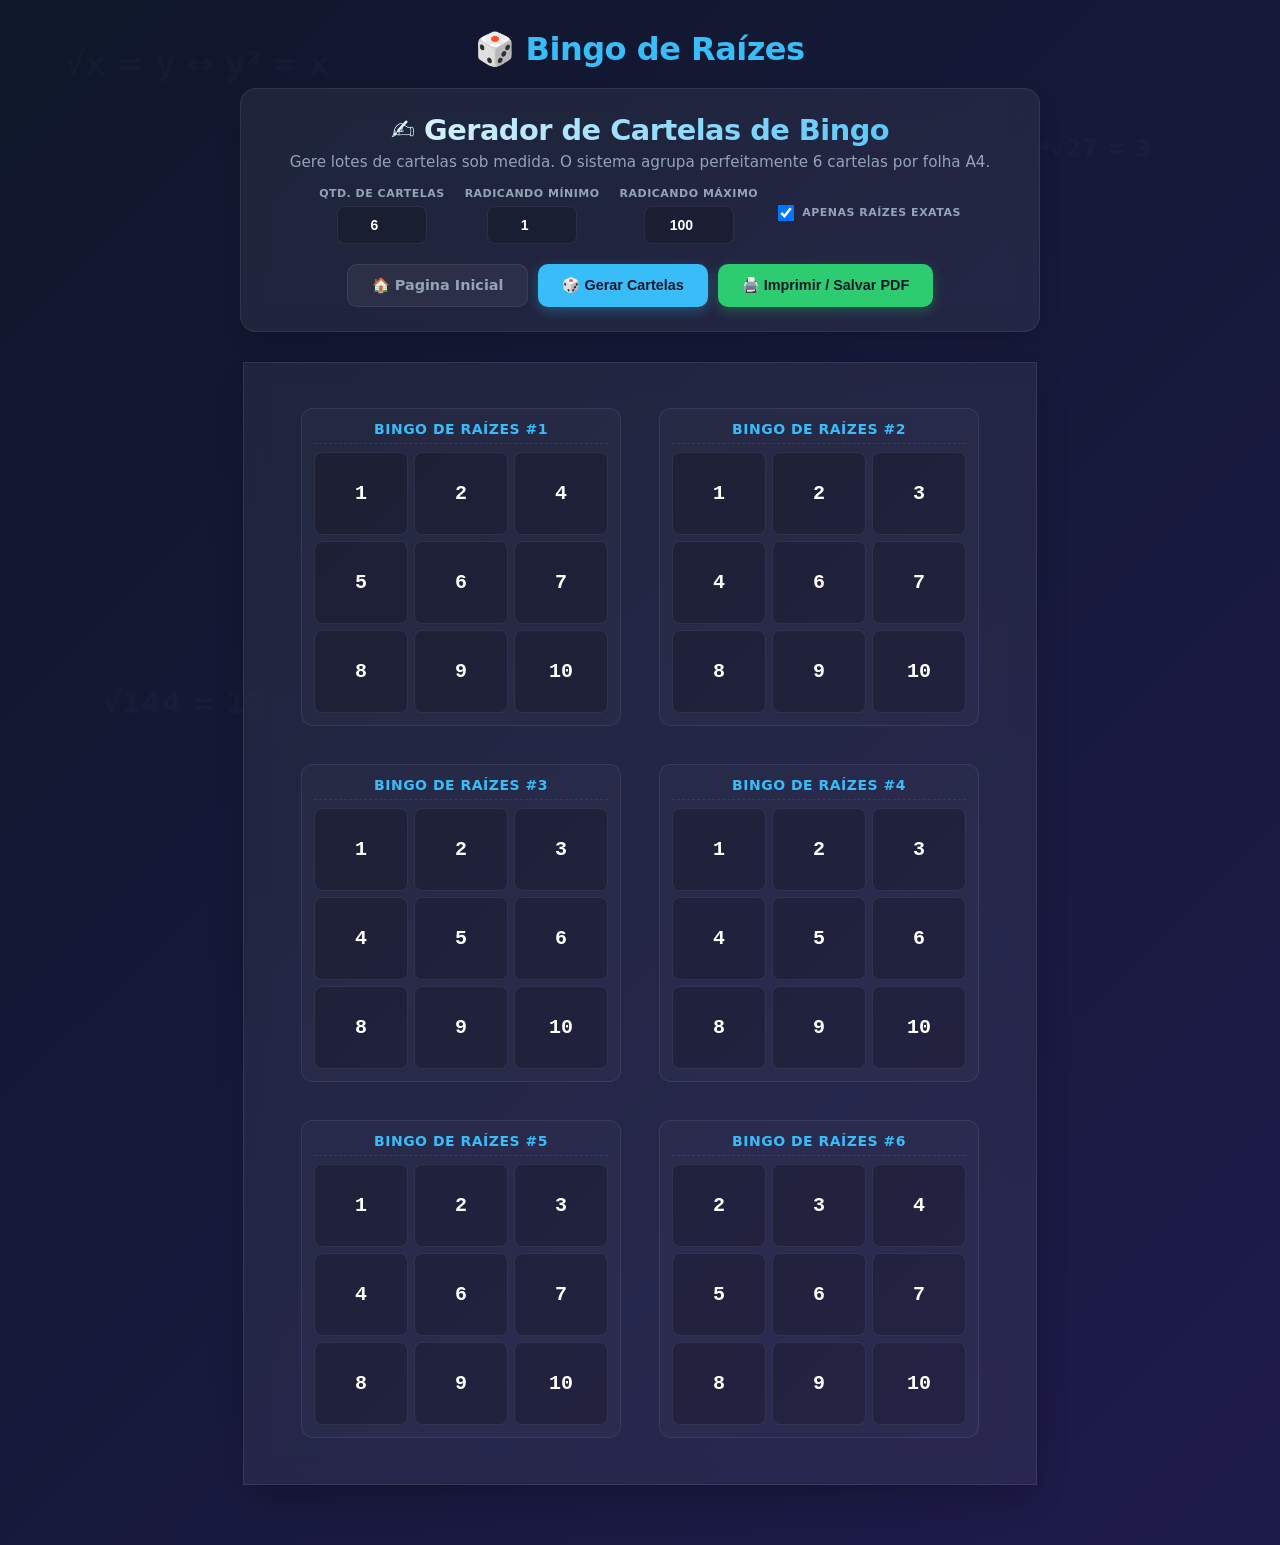
<file: gerador_cartela_raizes.html>
<!DOCTYPE html>
<html lang="pt-BR">
<head>
    <meta charset="UTF-8">
    <meta name="viewport" content="width=device-width, initial-scale=1.0">
    <title>Bingo de Raízes - Gerador</title>
    <style>
        :root {
            --bg-gradient: linear-gradient(135deg, #0f172a 0%, #1e1b4b 100%);
            --card-bg: rgba(255, 255, 255, 0.06);
            --card-border: rgba(255, 255, 255, 0.08);
            --text-main: #f8fafc;
            --text-muted: #94a3b8;
            --accent: #38bdf8;
            --accent-hover: #0ea5e9;
            --danger: #ef4444;
            --success: #2ecc71;
        }

        * {
            box-sizing: border-box;
            margin: 0;
            padding: 0;
        }

        body {
            font-family: 'Inter', system-ui, -apple-system, sans-serif;
            background: var(--bg-gradient);
            color: var(--text-main);
            display: flex;
            flex-direction: column;
            align-items: center;
            min-height: 100vh;
            overflow-x: hidden;
            overflow-y: auto;
            position: relative;
            padding: 30px 15px;
        }

        /* Fundo matemático sutil */
        .math-bg {
            position: fixed;
            top: 0; left: 0; width: 100%; height: 100%;
            z-index: 0;
            pointer-events: none;
            overflow: hidden;
            user-select: none;
            opacity: 0.02;
            color: var(--text-main);
            font-weight: 600;
        }
        .formula { position: absolute; white-space: nowrap; }

        /* Painel de Controle Superior */
        .no-print-area {
            background: var(--card-bg);
            border: 1px solid var(--card-border);
            backdrop-filter: blur(12px);
            -webkit-backdrop-filter: blur(12px);
            padding: 24px;
            border-radius: 16px;
            margin-bottom: 30px;
            width: 100%;
            max-width: 800px;
            box-shadow: 0 10px 25px -5px rgba(0,0,0,0.2);
            z-index: 10;
            text-align: center;
        }

        .no-print-area h2 {
            font-size: 1.8rem;
            font-weight: 800;
            letter-spacing: -0.5px;
            background: linear-gradient(to right, #fff, var(--accent));
            -webkit-background-clip: text;
            -webkit-text-fill-color: transparent;
            margin-bottom: 6px;
        }

        .no-print-area p {
            color: var(--text-muted);
            font-size: 0.95rem;
            margin-bottom: 16px;
        }

        .config-row { 
            display: flex; 
            justify-content: center; 
            gap: 20px; 
            margin-bottom: 20px; 
            flex-wrap: wrap; 
            align-items: center; 
        }
        
        .input-group { display: flex; flex-direction: column; align-items: center; }
        .input-group label { font-size: 11px; font-weight: bold; margin-bottom: 6px; color: var(--text-muted); text-transform: uppercase; letter-spacing: 0.5px; }
        
        input, select { 
            padding: 10px 12px; 
            background: rgba(0, 0, 0, 0.2);
            border: 1px solid var(--card-border); 
            border-radius: 8px; 
            text-align: center; 
            font-size: 14px; 
            color: white;
            font-weight: 600;
        }
        .num-input { width: 90px; }

        .checkbox-group { display: flex; align-items: center; gap: 8px; font-weight: bold; color: var(--accent); cursor: pointer; user-select: none; }
        .checkbox-group input { cursor: pointer; width: 16px; height: 16px; }

        .btn-group {
            display: flex;
            flex-wrap: wrap;
            gap: 10px;
            justify-content: center;
        }

        .btn {
            padding: 12px 24px;
            border: none;
            border-radius: 10px;
            cursor: pointer;
            font-weight: 700;
            font-size: 0.9rem;
            transition: all 0.2s cubic-bezier(0.4, 0, 0.2, 1);
            color: #0f172a;
            display: inline-flex;
            align-items: center;
            justify-content: center;
            text-decoration: none;
            gap: 6px;
        }
        .btn:hover { transform: translateY(-2px); opacity: 0.95; }
        .btn-blue { background-color: var(--accent); color: #0f172a; box-shadow: 0 4px 12px rgba(56, 189, 248, 0.3); }
        .btn-green { background-color: var(--success); color: #0f172a; box-shadow: 0 4px 12px rgba(46, 204, 113, 0.3); }
        .btn-home { background-color: rgba(255,255,255,0.05); color: var(--text-muted); border: 1px solid var(--card-border); }

        /* Estilização das Páginas A4 (Visual Web) */
        .page { 
            background: var(--card-bg);
            border: 1px solid var(--card-border);
            backdrop-filter: blur(12px);
            -webkit-backdrop-filter: blur(12px);
            width: 210mm; 
            height: 297mm; 
            padding: 12mm 15mm; 
            margin: 0 auto 30px auto; 
            box-shadow: 0 15px 35px -10px rgba(0,0,0,0.3);
            display: grid;
            grid-template-columns: repeat(2, 1fr);
            grid-template-rows: repeat(3, 1fr); /* 3 Linhas estáveis para fixar 6 cartelas */
            gap: 10mm;
            box-sizing: border-box;
        }

        .cartela {
            background: rgba(255, 255, 255, 0.02);
            border: 1px solid var(--card-border);
            padding: 12px;
            border-radius: 12px;
            display: flex;
            flex-direction: column;
            justify-content: space-between;
            height: 100%;
        }

        .cartela-header {
            text-align: center;
            font-weight: 800;
            font-size: 14px;
            margin-bottom: 8px;
            text-transform: uppercase;
            border-bottom: 1px dashed var(--card-border);
            padding-bottom: 6px;
            letter-spacing: 0.5px;
            color: var(--accent);
        }

        .grid-bingo {
            display: grid;
            grid-template-columns: repeat(3, 1fr);
            gap: 6px;
            flex-grow: 1;
        }

        .cell {
            border: 1px solid var(--card-border);
            display: flex;
            align-items: center;
            justify-content: center;
            font-size: 20px;
            font-weight: 800;
            background: rgba(0,0,0,0.2);
            color: white;
            border-radius: 8px;
            font-family: 'Courier New', monospace;
        }

        /* CONFIGURAÇÕES DE IMPRESSÃO - 6 CARTELAS PERFEITAS POR PÁGINA */
        @media print {
            html, body {
                background: white !important;
                color: black !important;
                display: block !important;
                padding: 0 !important;
                margin: 0 !important;
            }
            
            .no-print-area, .math-bg, h1 { display: none !important; }
            
            .page {
                background: white !important;
                color: black !important;
                border: none !important;
                box-shadow: none !important;
                padding: 10mm 12mm 8mm 12mm !important;
                margin: 0 !important;
                width: 210mm !important;
                height: 297mm !important;
                display: grid !important;
                grid-template-columns: repeat(2, 1fr) !important;
                grid-template-rows: repeat(3, 1fr) !important;
                gap: 8mm 10mm !important; /* Espaçamento cirúrgico para evitar estouro */
                page-break-after: always !important;
                break-after: page !important;
                backdrop-filter: none !important;
                -webkit-backdrop-filter: none !important;
            }

            .cartela {
                background: white !important;
                border: 2px solid #000 !important;
                border-radius: 8px !important;
                padding: 10px !important;
                page-break-inside: avoid !important;
                break-inside: avoid !important;
            }

            .cartela-header {
                color: black !important;
                border-bottom: 2px dashed #000 !important;
                font-size: 13px !important;
                margin-bottom: 6px !important;
                padding-bottom: 4px !important;
            }

            .grid-bingo { gap: 5px !important; }

            .cell {
                background: white !important;
                border: 1px solid #000 !important;
                color: black !important;
                border-radius: 4px !important;
                font-size: 22px !important;
            }
            @page { size: A4; margin: 0; }
        }
    </style>
</head>
<body>

    <div class="math-bg">
        <div class="formula" style="top: 5%; left: 5%; font-size: 2rem;">√x = y ⇔ y² = x</div>
        <div class="formula" style="top: 15%; right: 10%; font-size: 1.5rem;">³√27 = 3</div>
        <div class="formula" style="bottom: 20%; left: 8%; font-size: 1.8rem;">√144 = 12</div>
    </div>

    <h1 style="text-align: center; color: var(--accent); margin-bottom: 20px; font-weight: 800; letter-spacing: -0.5px; z-index: 10;">🎲 Bingo de Raízes</h1>

    <div class="no-print-area">
        <h2>✍️ Gerador de Cartelas de Bingo</h2>
        <p>Gere lotes de cartelas sob medida. O sistema agrupa perfeitamente 6 cartelas por folha A4.</p>
        
        <div class="config-row">
            <div class="input-group">
                <label>Qtd. de Cartelas</label>
                <input type="number" id="qtdCartelas" value="6" min="1" class="num-input">
            </div>
            
            <div class="input-group">
                <label>Radicando Mínimo</label>
                <input type="number" id="minVal" value="1" class="num-input">
            </div>

            <div class="input-group">
                <label>Radicando Máximo</label>
                <input type="number" id="maxVal" value="100" class="num-input">
            </div>

            <div class="input-group">
                <label class="checkbox-group">
                    <input type="checkbox" id="apenasExatas" checked>
                    Apenas Raízes Exatas
                </label>
            </div>
        </div>

        <div class="btn-group">
            <a href="https://profpablosanches.github.io/bingo/index.html" class="btn btn-home">🏠 Pagina Inicial</a>
            <button class="btn btn-blue" onclick="gerarCartelas()">🎲 Gerar Cartelas</button>
            <button class="btn btn-green" onclick="window.print()">🖨️ Imprimir / Salvar PDF</button>
        </div>
    </div>

    <div id="print-area"></div>

    <script>
        function gerarCartelas() {
            const qtd = parseInt(document.getElementById('qtdCartelas').value);
            const min = parseInt(document.getElementById('minVal').value);
            const max = parseInt(document.getElementById('maxVal').value);
            const apenasExatas = document.getElementById('apenasExatas').checked;
            const container = document.getElementById('print-area');
            
            container.innerHTML = '';

            let pool = [];
            for (let i = min; i <= max; i++) {
                if (apenasExatas) {
                    if (Math.sqrt(i) % 1 === 0) pool.push(i);
                } else {
                    pool.push(i);
                }
            }

            if (pool.length < 9) {
                alert(`Erro: O intervalo possui apenas ${pool.length} opções, mas são necessários no mínimo 9 para compor a cartela.`);
                return;
            }

            let currentPage;
            for (let c = 0; c < qtd; c++) {
                // ATUALIZADO: Agora cria uma nova página A4 a cada 6 cartelas criadas
                if (c % 6 === 0) {
                    currentPage = document.createElement('div');
                    currentPage.className = 'page';
                    container.appendChild(currentPage);
                }

                const cartela = document.createElement('div');
                cartela.className = 'cartela';
                
                const header = document.createElement('div');
                header.className = 'cartela-header';
                header.innerText = `BINGO DE RAÍZES #${c + 1}`;
                
                const grid = document.createElement('div');
                grid.className = 'grid-bingo';

                let sorteadosCartela = [...pool].sort(() => 0.5 - Math.random()).slice(0, 9);
                sorteadosCartela.sort((a, b) => a - b);

                sorteadosCartela.forEach(num => {
                    const cell = document.createElement('div');
                    cell.className = 'cell';
                    
                    const valorRaiz = Math.sqrt(num);
                    cell.innerText = (valorRaiz % 1 === 0) ? valorRaiz : valorRaiz.toFixed(2);
                    
                    grid.appendChild(cell);
                });

                cartela.appendChild(header);
                cartela.appendChild(grid);
                currentPage.appendChild(cartela);
            }
        }
        
        window.onload = gerarCartelas;
    </script>
</body>
</html>
</file>
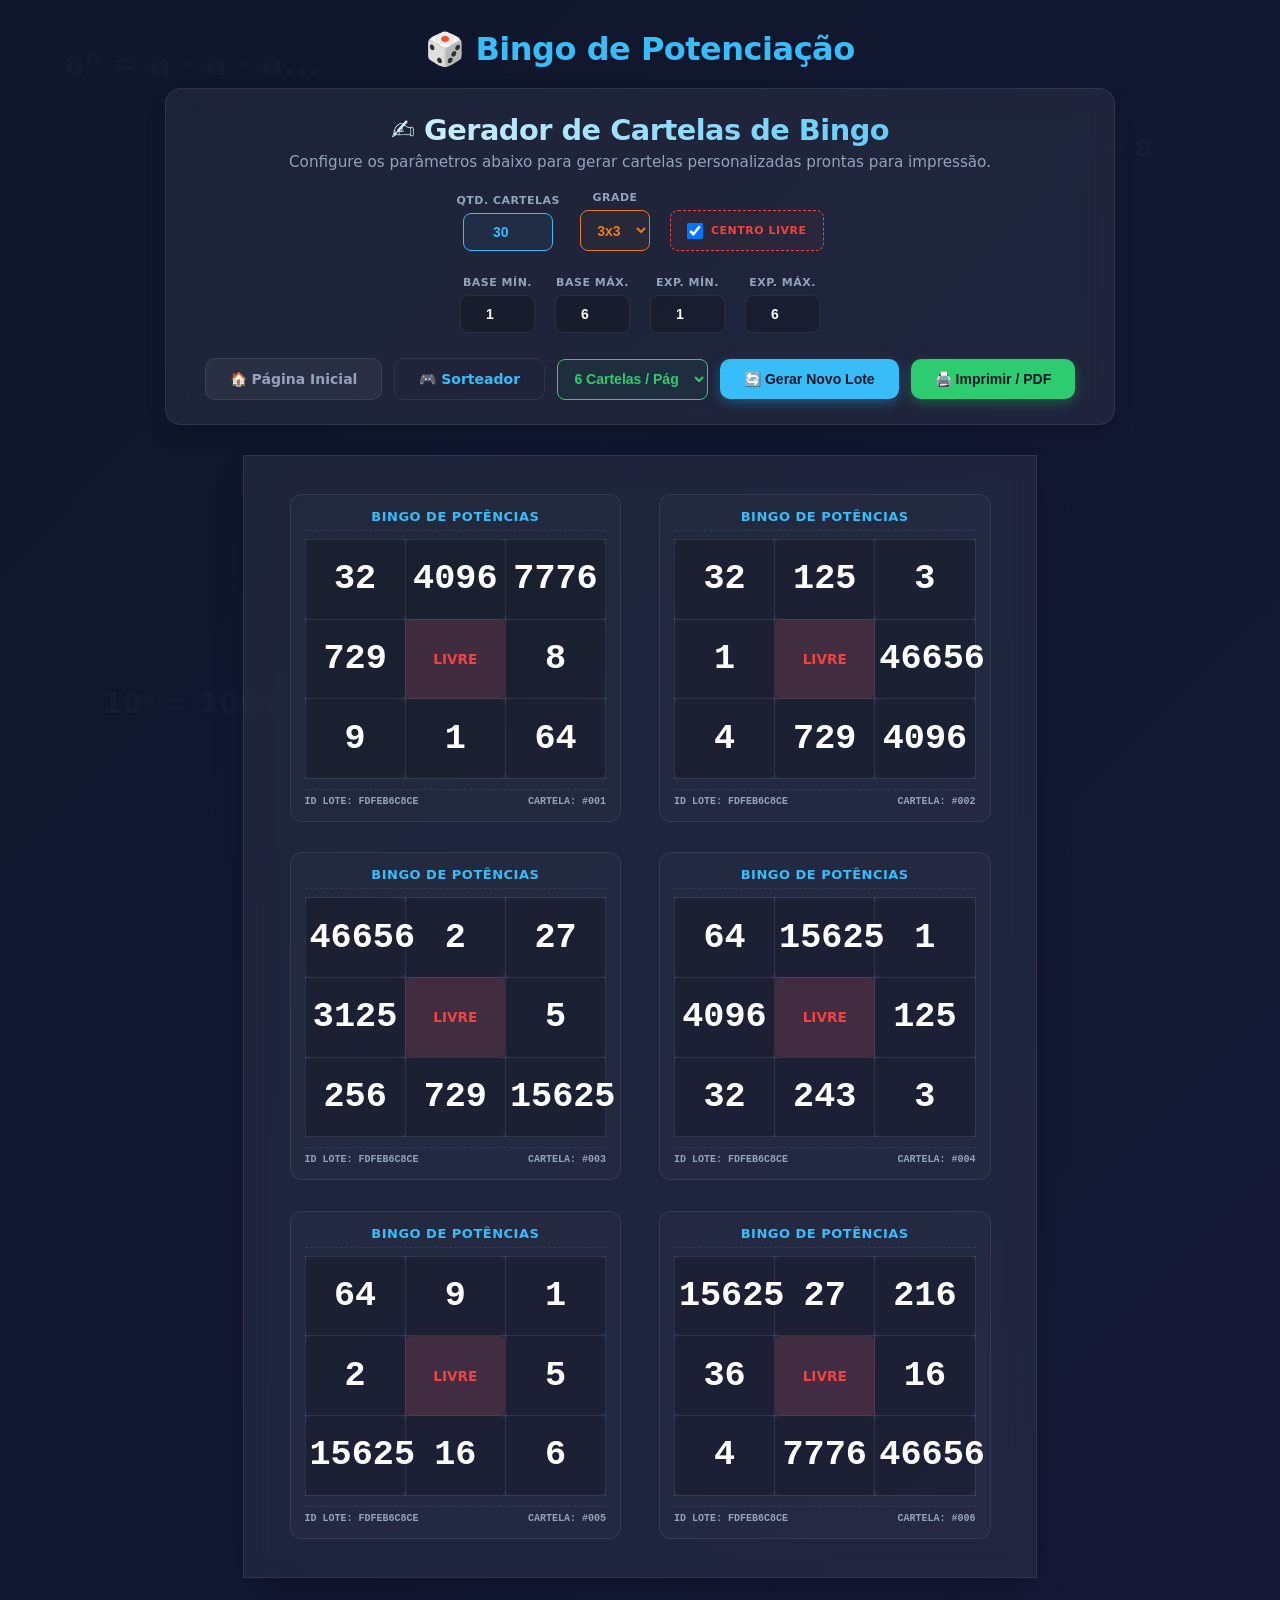
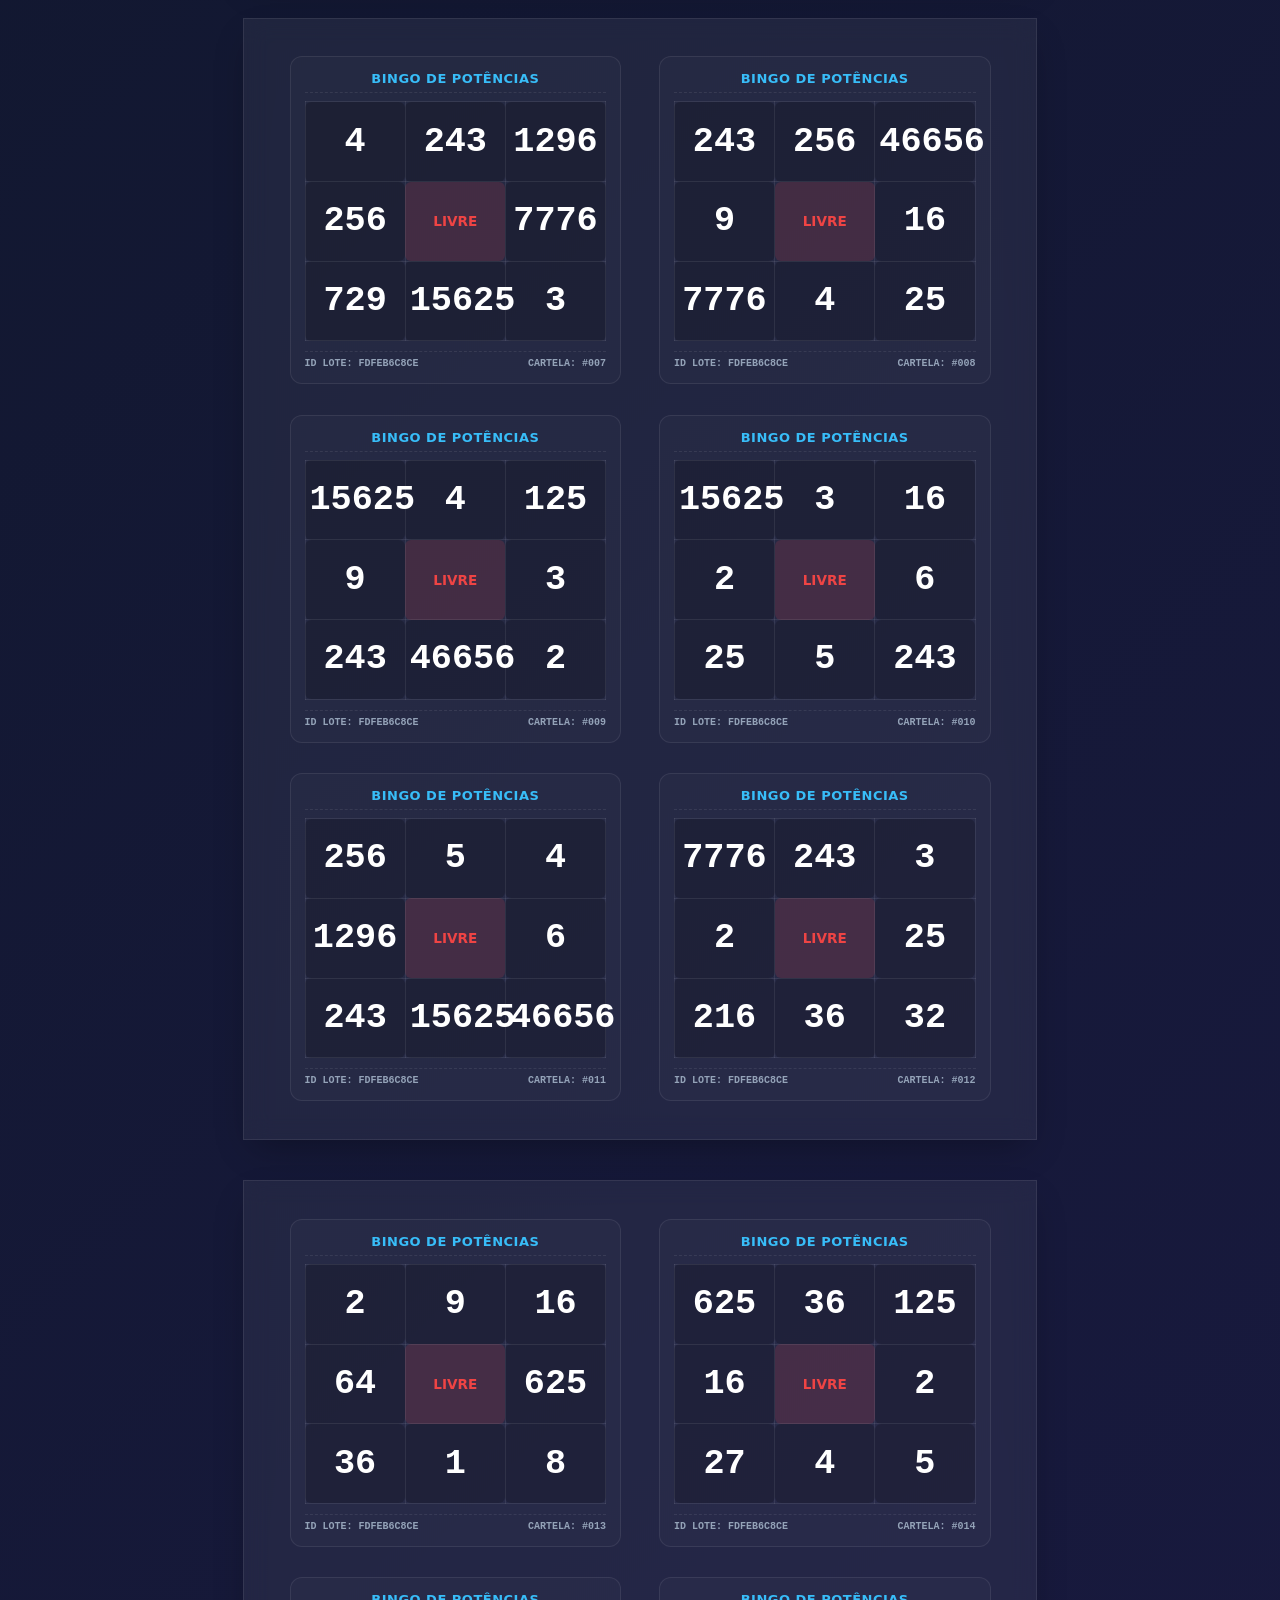
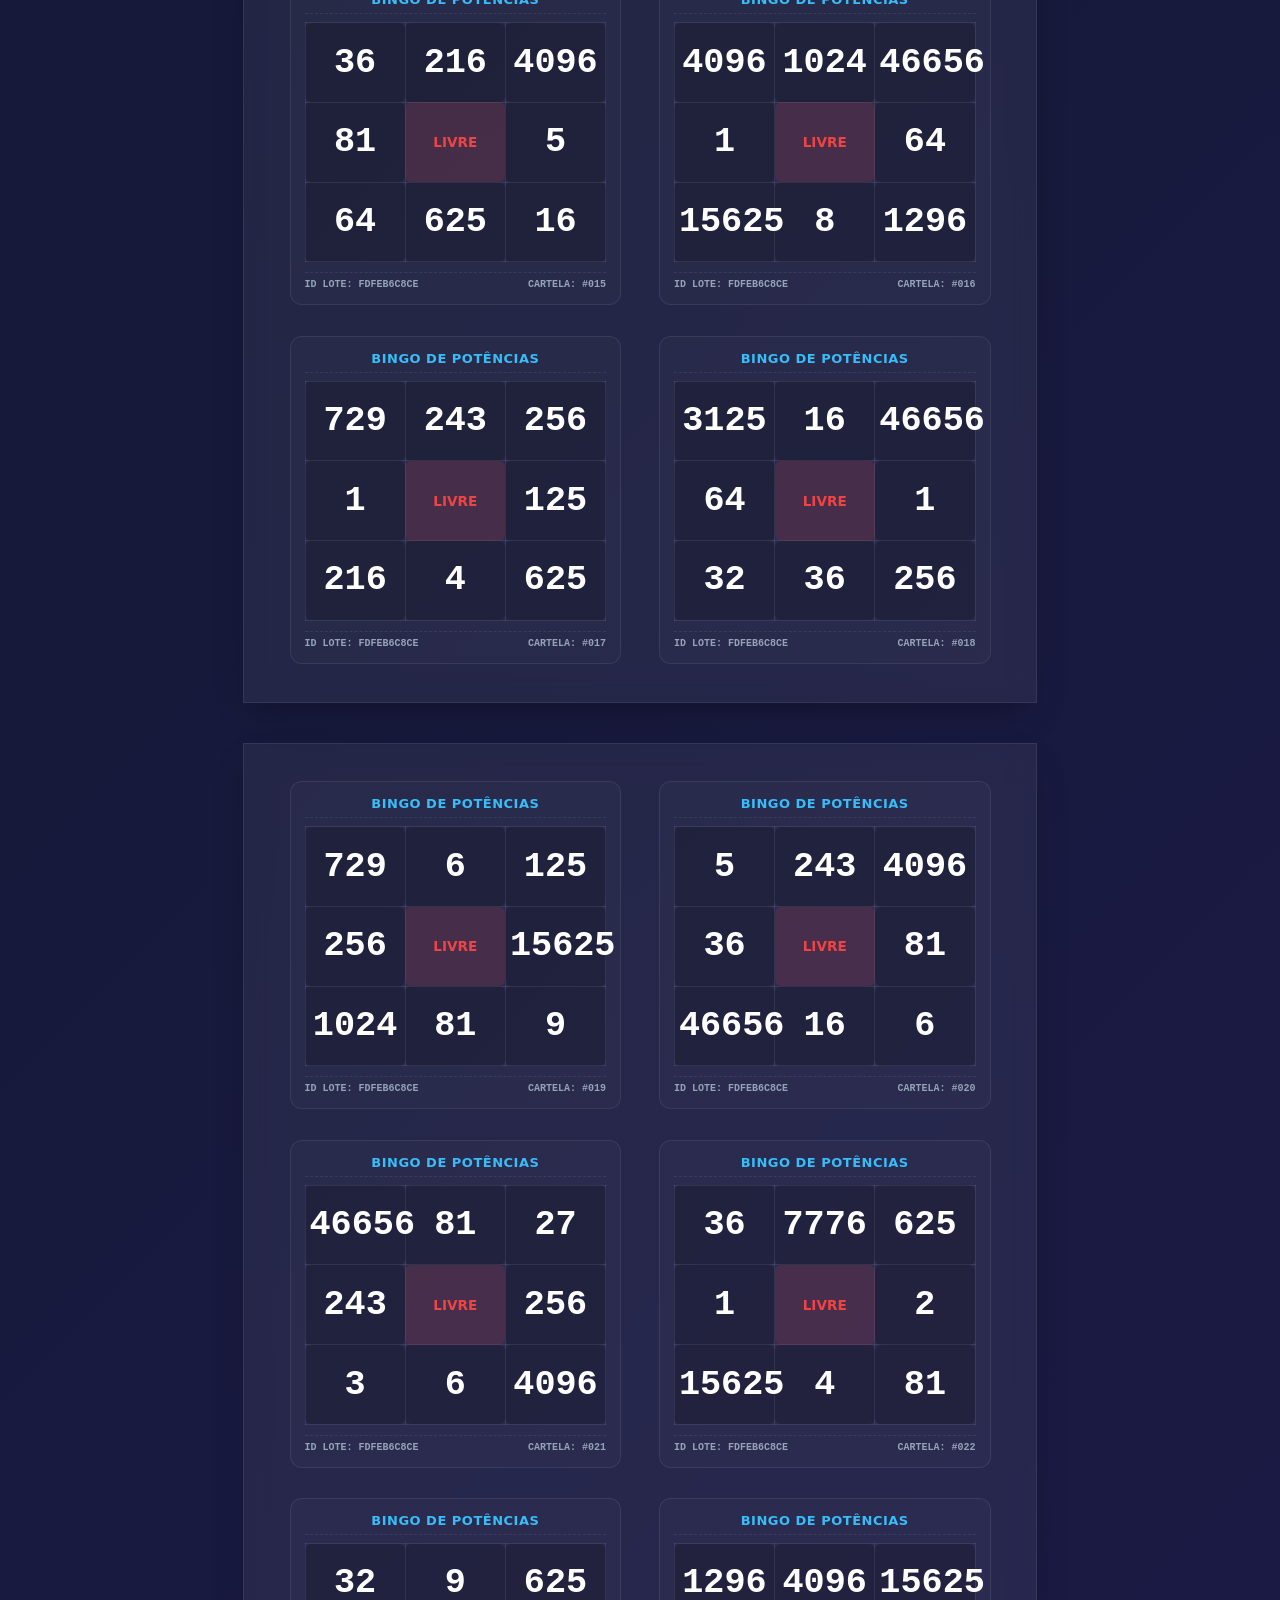
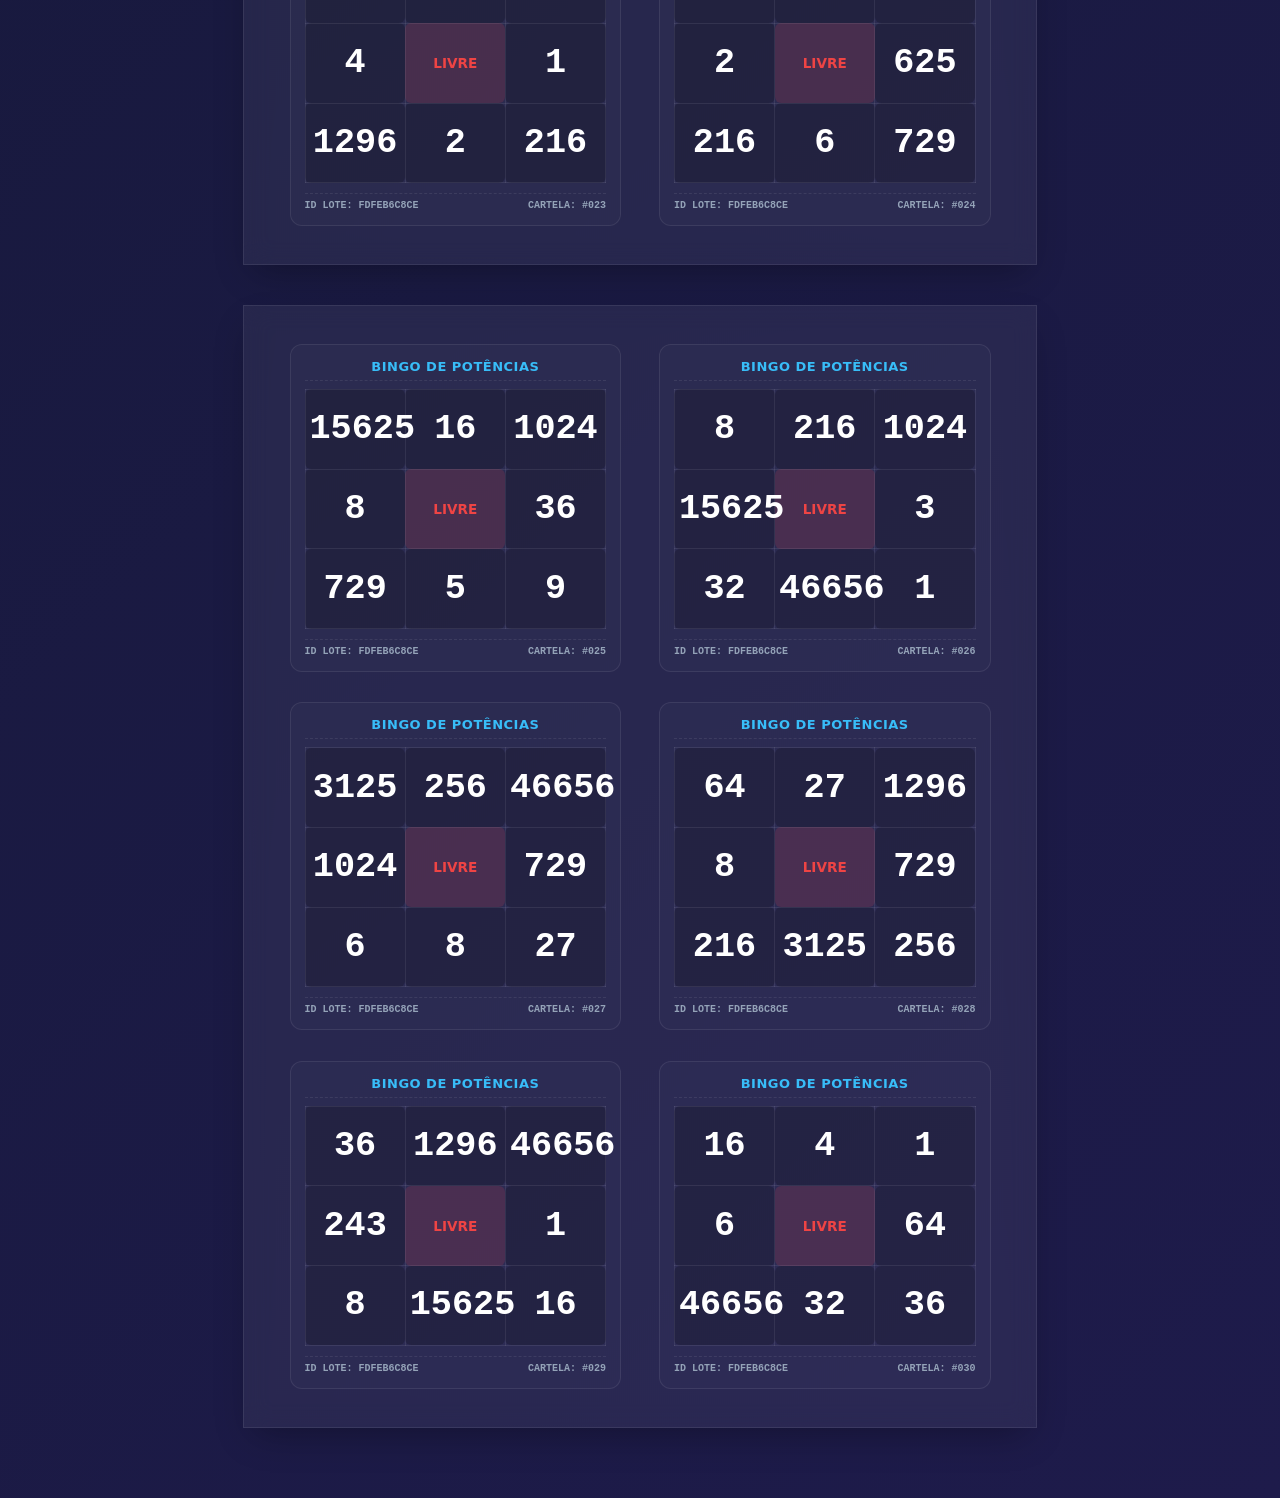
<file: gerador_cartelas.html>
<!DOCTYPE html>
<html lang="pt-BR">
<head>
    <meta charset="UTF-8">
    <meta name="viewport" content="width=device-width, initial-scale=1.0">
    <title>Bingo de Potenciação</title>
    <style>
        :root {
            --bg-gradient: linear-gradient(135deg, #0f172a 0%, #1e1b4b 100%);
            --card-bg: rgba(255, 255, 255, 0.06);
            --card-border: rgba(255, 255, 255, 0.08);
            --text-main: #f8fafc;
            --text-muted: #94a3b8;
            --accent: #38bdf8;
            --accent-hover: #0ea5e9;
            --danger: #ef4444;
            --success: #2ecc71;
        }

        * {
            box-sizing: border-box;
            margin: 0;
            padding: 0;
        }

        body {
            font-family: 'Inter', system-ui, -apple-system, sans-serif;
            background: var(--bg-gradient);
            color: var(--text-main);
            display: flex;
            flex-direction: column;
            align-items: center;
            min-height: 100vh;
            overflow-x: hidden;
            overflow-y: auto;
            position: relative;
            padding: 30px 15px;
        }

        /* Fundo matemático sutil */
        .math-bg {
            position: fixed;
            top: 0; left: 0; width: 100%; height: 100%;
            z-index: 0;
            pointer-events: none;
            overflow: hidden;
            user-select: none;
            opacity: 0.02;
            color: var(--text-main);
            font-weight: 600;
        }
        .formula { position: absolute; white-space: nowrap; }

        /* Painel de Controle Superior */
        .setup-container {
            background: var(--card-bg);
            border: 1px solid var(--card-border);
            backdrop-filter: blur(12px);
            -webkit-backdrop-filter: blur(12px);
            padding: 24px;
            border-radius: 16px;
            margin-bottom: 30px;
            width: 100%;
            max-width: 950px;
            box-shadow: 0 10px 25px -5px rgba(0,0,0,0.2);
            z-index: 10;
            text-align: center;
        }

        .setup-container h2 {
            font-size: 1.8rem;
            font-weight: 800;
            letter-spacing: -0.5px;
            background: linear-gradient(to right, #fff, var(--accent));
            -webkit-background-clip: text;
            -webkit-text-fill-color: transparent;
            margin-bottom: 6px;
        }

        .setup-container p {
            color: var(--text-muted);
            font-size: 0.95rem;
            margin-bottom: 20px;
        }

        .config-row { 
            display: flex; 
            justify-content: center; 
            align-items: flex-end; 
            gap: 20px; 
            margin-bottom: 25px; 
            flex-wrap: wrap; 
        }
        
        .input-group { display: flex; flex-direction: column; align-items: center; }
        .input-group label { font-size: 11px; font-weight: bold; margin-bottom: 6px; color: var(--text-muted); text-transform: uppercase; letter-spacing: 0.5px; }
        
        input, select { 
            padding: 10px 12px; 
            background: rgba(0, 0, 0, 0.2);
            border: 1px solid var(--card-border); 
            border-radius: 8px; 
            text-align: center; 
            font-size: 14px; 
            color: white;
            font-weight: 600;
            outline: none;
        }
        
        .highlight input { border: 1px solid var(--accent); color: var(--accent); width: 90px; background: rgba(56, 189, 248, 0.05); }
        .grid-select { border: 1px solid #e67e22; color: #e67e22; font-weight: bold; cursor: pointer; height: 41px; background: rgba(230, 126, 34, 0.05); }
        .layout-select { border: 1px solid var(--success); color: var(--success); font-weight: bold; cursor: pointer; height: 41px; background: rgba(46, 204, 113, 0.05); }
        .math-input { width: 75px; }

        .free-option { 
            display: flex; align-items: center; gap: 8px; padding: 10px 16px; 
            background: rgba(239, 68, 68, 0.05); border-radius: 8px; border: 1px dashed var(--danger); 
            cursor: pointer; height: 41px; box-sizing: border-box; user-select: none;
        }
        .free-option input { cursor: pointer; width: 16px; height: 16px; }
        .free-option span { font-size: 11px; font-weight: bold; color: var(--danger); letter-spacing: 0.5px; }

        .button-row { display: flex; justify-content: center; gap: 12px; align-items: center; flex-wrap: wrap; }
        
        .btn { 
            padding: 12px 24px; color: #0f172a; border: none; border-radius: 10px; 
            font-size: 14px; cursor: pointer; font-weight: 700; transition: all 0.2s cubic-bezier(0.4, 0, 0.2, 1); 
            text-decoration: none; display: inline-flex; align-items: center; gap: 6px; 
        }
        .btn:hover { transform: translateY(-2px); opacity: 0.95; }
        
        .shuffle-btn { background: var(--accent); color: #0f172a; box-shadow: 0 4px 12px rgba(56, 189, 248, 0.3); }
        .print-btn { background: var(--success); color: #0f172a; box-shadow: 0 4px 12px rgba(46, 204, 113, 0.3); }
        .sorteador-btn { background: transparent; color: var(--accent); border: 1px solid var(--card-border); }
        .sorteador-btn:hover { background: rgba(255,255,255,0.02); border-color: var(--accent); }
        .home-btn { background: rgba(255,255,255,0.05); color: var(--text-muted); border: 1px solid var(--card-border); }

        /* Estilos Globais de Renderização das Páginas (Visualização Web) */
        .page { 
            display: grid; 
            margin: 0 auto 40px auto; 
            background: var(--card-bg);
            border: 1px solid var(--card-border);
            backdrop-filter: blur(12px);
            -webkit-backdrop-filter: blur(12px);
            box-sizing: border-box; 
            box-shadow: 0 15px 35px -10px rgba(0,0,0,0.3);
            page-break-after: always;
            overflow: hidden;
        }

        /* Configurações Dinâmicas de Layout baseadas na escolha do usuário */
        .layout-2 { width: 297mm; height: 210mm; grid-template-columns: 1fr 1fr; padding: 12mm; gap: 12mm; }
        .layout-4 { width: 210mm; height: 297mm; grid-template-columns: 1fr 1fr; grid-template-rows: 1fr 1fr; padding: 12mm; gap: 12mm; }
        .layout-6 { width: 210mm; height: 297mm; grid-template-columns: 1fr 1fr; grid-template-rows: repeat(3, 1fr); padding: 10mm 12mm; gap: 8mm 10mm; }

        .card { 
            background: rgba(255, 255, 255, 0.02);
            border: 1px solid var(--card-border); 
            padding: 14px; 
            text-align: center; 
            display: flex; 
            flex-direction: column; 
            justify-content: space-between; 
            height: 100%; 
            box-sizing: border-box; 
            border-radius: 12px;
        }

        h4 { margin: 0 0 8px 0; color: var(--accent); font-size: 13px; font-weight: 800; text-transform: uppercase; border-bottom: 1px dashed var(--card-border); padding-bottom: 6px; letter-spacing: 0.5px; }
        
        table { width: 100%; border-collapse: collapse; flex-grow: 1; table-layout: fixed; }
        td { 
            border: 1px solid var(--card-border); 
            font-weight: 800; 
            color: white; 
            padding: 4px; 
            background: rgba(0,0,0,0.2);
            border-radius: 6px;
            font-family: 'Courier New', monospace;
        }
        
        /* Ajuste fino visual por tamanho de grade */
        .grid-3 td { font-size: 2.2rem; }
        .grid-4 td { font-size: 1.6rem; }
        .grid-5 td { font-size: 1.2rem; }

        .free-cell { background-color: rgba(239, 68, 68, 0.15) !important; color: var(--danger) !important; font-size: 0.85em !important; font-family: system-ui, sans-serif !important; }

        .card-footer { 
            margin-top: 10px; 
            padding-top: 6px;
            border-top: 1px dashed var(--card-border);
            font-size: 10px; 
            color: var(--text-muted); 
            display: flex; 
            justify-content: space-between;
            font-family: 'Courier New', Courier, monospace;
            font-weight: bold;
        }

        /* AJUSTES E CALIBRAÇÃO DE IMPRESSÃO PROFISSIONAL */
        @media print {
            html, body { background: white !important; color: black !important; display: block !important; padding: 0 !important; margin: 0 !important; }
            .setup-container, .math-bg, h1 { display: none !important; }
            .page { background: white !important; color: black !important; box-shadow: none !important; border: none !important; margin: 0 !important; backdrop-filter: none !important; -webkit-backdrop-filter: none !important; display: grid !important; page-break-after: always !important; break-after: page !important; }
            
            .layout-2 { width: 297mm !important; height: 210mm !important; padding: 10mm !important; gap: 10mm !important; grid-template-columns: 1fr 1fr !important; }
            .layout-4 { width: 210mm !important; height: 297mm !important; padding: 10mm !important; gap: 10mm !important; grid-template-columns: 1fr 1fr !important; grid-template-rows: 1fr 1fr !important; }
            .layout-6 { width: 210mm !important; height: 297mm !important; padding: 10mm 12mm 8mm 12mm !important; gap: 8mm 10mm !important; grid-template-columns: 1fr 1fr !important; grid-template-rows: repeat(3, 1fr) !important; }

            .card { background: white !important; border: 2px solid #000 !important; border-radius: 8px !important; padding: 10px !important; page-break-inside: avoid !important; break-inside: avoid !important; }
            h4 { color: black !important; border-bottom: 2px dashed #000 !important; font-size: 12px !important; margin-bottom: 6px !important; padding-bottom: 4px !important; }
            td { border: 1px solid #000 !important; color: black !important; background: white !important; }
            .free-cell { background: #f5f5f5 !important; color: #000 !important; font-weight: 900 !important; }
            .card-footer { color: #333 !important; border-top: 1px dashed #000 !important; }
            @page { margin: 0; }
        }
    </style>
</head>
<body>

    <div class="math-bg">
        <div class="formula" style="top: 5%; left: 5%; font-size: 2rem;">aⁿ = a · a · a...</div>
        <div class="formula" style="top: 15%; right: 10%; font-size: 1.5rem;">2³ = 8</div>
        <div class="formula" style="bottom: 20%; left: 8%; font-size: 1.8rem;">10² = 100</div>
    </div>

    <h1 style="text-align: center; color: var(--accent); margin-bottom: 20px; font-weight: 800; letter-spacing: -0.5px; z-index: 10;">🎲 Bingo de Potenciação</h1>
    
    <div class="setup-container">
        <h2>✍️ Gerador de Cartelas de Bingo</h2>
        <p>Configure os parâmetros abaixo para gerar cartelas personalizadas prontas para impressão.</p>
        
        <div class="config-row">
            <div class="input-group highlight">
                <label>Qtd. Cartelas</label>
                <input type="number" id="qtdCartelas" value="30">
            </div>
            <div class="input-group">
                <label>Grade</label>
                <select id="gridSize" class="grid-select">
                    <option value="3">3x3</option>
                    <option value="4">4x4</option>
                    <option value="5">5x5</option>
                </select>
            </div>
            <label class="free-option">
                <input type="checkbox" id="useFree" checked>
                <span>CENTRO LIVRE</span>
            </label>
        </div>

        <div class="config-row">
            <div class="input-group"><label>Base Mín.</label><input type="number" id="baseMin" class="math-input" value="1"></div>
            <div class="input-group"><label>Base Máx.</label><input type="number" id="baseMax" class="math-input" value="6"></div>
            <div class="input-group"><label>Exp. Mín.</label><input type="number" id="expMin" class="math-input" value="1"></div>
            <div class="input-group"><label>Exp. Máx.</label><input type="number" id="expMax" class="math-input" value="6"></div>
        </div>

        <div class="button-row">
            <a href="index.html" class="btn home-btn">🏠 Página Inicial</a>
            <a href="https://profpablosanches.github.io/bingo/potencia.html" class="btn sorteador-btn">🎮 Sorteador</a>
            
            <select id="layoutSorteio" class="layout-select">
                <option value="2">2 Cartelas / Pág</option>
                <option value="4">4 Cartelas / Pág</option>
                <option value="6" selected>6 Cartelas / Pág</option>
            </select>
            
            <button class="btn shuffle-btn" onclick="gerarCartelas()">🔄 Gerar Novo Lote</button>
            <button class="btn print-btn" onclick="window.print()">🖨️ Imprimir / PDF</button>
        </div>
    </div>

    <div id="bingo-container"></div>

    <script>
        const container = document.getElementById('bingo-container');

        async function gerarHashGrupo(semente) {
            const encoder = new TextEncoder();
            const data = encoder.encode(semente);
            const hashBuffer = await crypto.subtle.digest('SHA-256', data);
            const hashArray = Array.from(new Uint8Array(hashBuffer));
            return hashArray.map(b => b.toString(16).padStart(2, '0')).join('').substring(0, 10).toUpperCase();
        }

        function shuffle(array) {
            let m = array.length, t, i;
            while (m) {
                i = Math.floor(Math.random() * m--);
                t = array[m]; array[m] = array[i]; array[i] = t;
            }
            return array;
        }

        async function gerarCartelas() {
            const bMin = document.getElementById('baseMin').value;
            const bMax = document.getElementById('baseMax').value;
            const eMin = document.getElementById('expMin').value;
            const eMax = document.getElementById('expMax').value;
            const totalCartelas = parseInt(document.getElementById('qtdCartelas').value);
            const dimensao = parseInt(document.getElementById('gridSize').value);
            const useFree = document.getElementById('useFree').checked;
            const perPage = parseInt(document.getElementById('layoutSorteio').value);
            
            const sementeGrupo = Date.now() + bMin + bMax + eMin + eMax + totalCartelas;
            const hashUnicoLote = await gerarHashGrupo(sementeGrupo.toString());

            let resultadosSet = new Set();
            for (let b = parseInt(bMin); b <= parseInt(bMax); b++) {
                for (let e = parseInt(eMin); e <= parseInt(eMax); e++) {
                    resultadosSet.add(Math.pow(b, e));
                }
            }
            let listaResultados = Array.from(resultadosSet);
            const totalCasas = dimensao * dimensao;
            const centroIndex = Math.floor(totalCasas / 2);
            const qtdNecessaria = (useFree && dimensao % 2 !== 0) ? totalCasas - 1 : totalCasas;
            
            if (listaResultados.length < qtdNecessaria) {
                alert(`Erro: O intervalo de potências gera apenas ${listaResultados.length} resultados únicos, mas a cartela precisa de ${qtdNecessaria}.`);
                return;
            }

            container.innerHTML = '';
            let currentCard = 1;
            const totalPaginas = Math.ceil(totalCartelas / perPage);

            for (let p = 0; p < totalPaginas; p++) {
                let pageDiv = document.createElement('div');
                pageDiv.className = `page layout-${perPage}`;
                
                for (let c = 0; c < perPage; c++) {
                    if (currentCard > totalCartelas) break;

                    let sorteados = shuffle([...listaResultados]).slice(0, qtdNecessaria);
                    let cardHtml = `<div class="card grid-${dimensao}">
                        <h4>BINGO DE POTÊNCIAS</h4>
                        <table>`;
                    
                    let numIndex = 0;
                    for (let l = 0; l < dimensao; l++) {
                        cardHtml += '<tr>';
                        for (let col = 0; col < dimensao; col++) {
                            let cellIndex = (l * dimensao) + col;
                            if (useFree && dimensao % 2 !== 0 && cellIndex === centroIndex) {
                                cardHtml += `<td class="free-cell">LIVRE</td>`;
                            } else {
                                cardHtml += `<td>${sorteados[numIndex]}</td>`;
                                numIndex++;
                            }
                        }
                        cardHtml += '</tr>';
                    }
                    cardHtml += `</table>
                        <div class="card-footer">
                            <span>ID LOTE: ${hashUnicoLote}</span>
                            <span>CARTELA: #${String(currentCard).padStart(3, '0')}</span>
                        </div>
                    </div>`;
                    pageDiv.innerHTML += cardHtml;
                    currentCard++;
                }
                container.appendChild(pageDiv);
            }
        }

        gerarCartelas();
    </script>
</body>
</html>
</file>
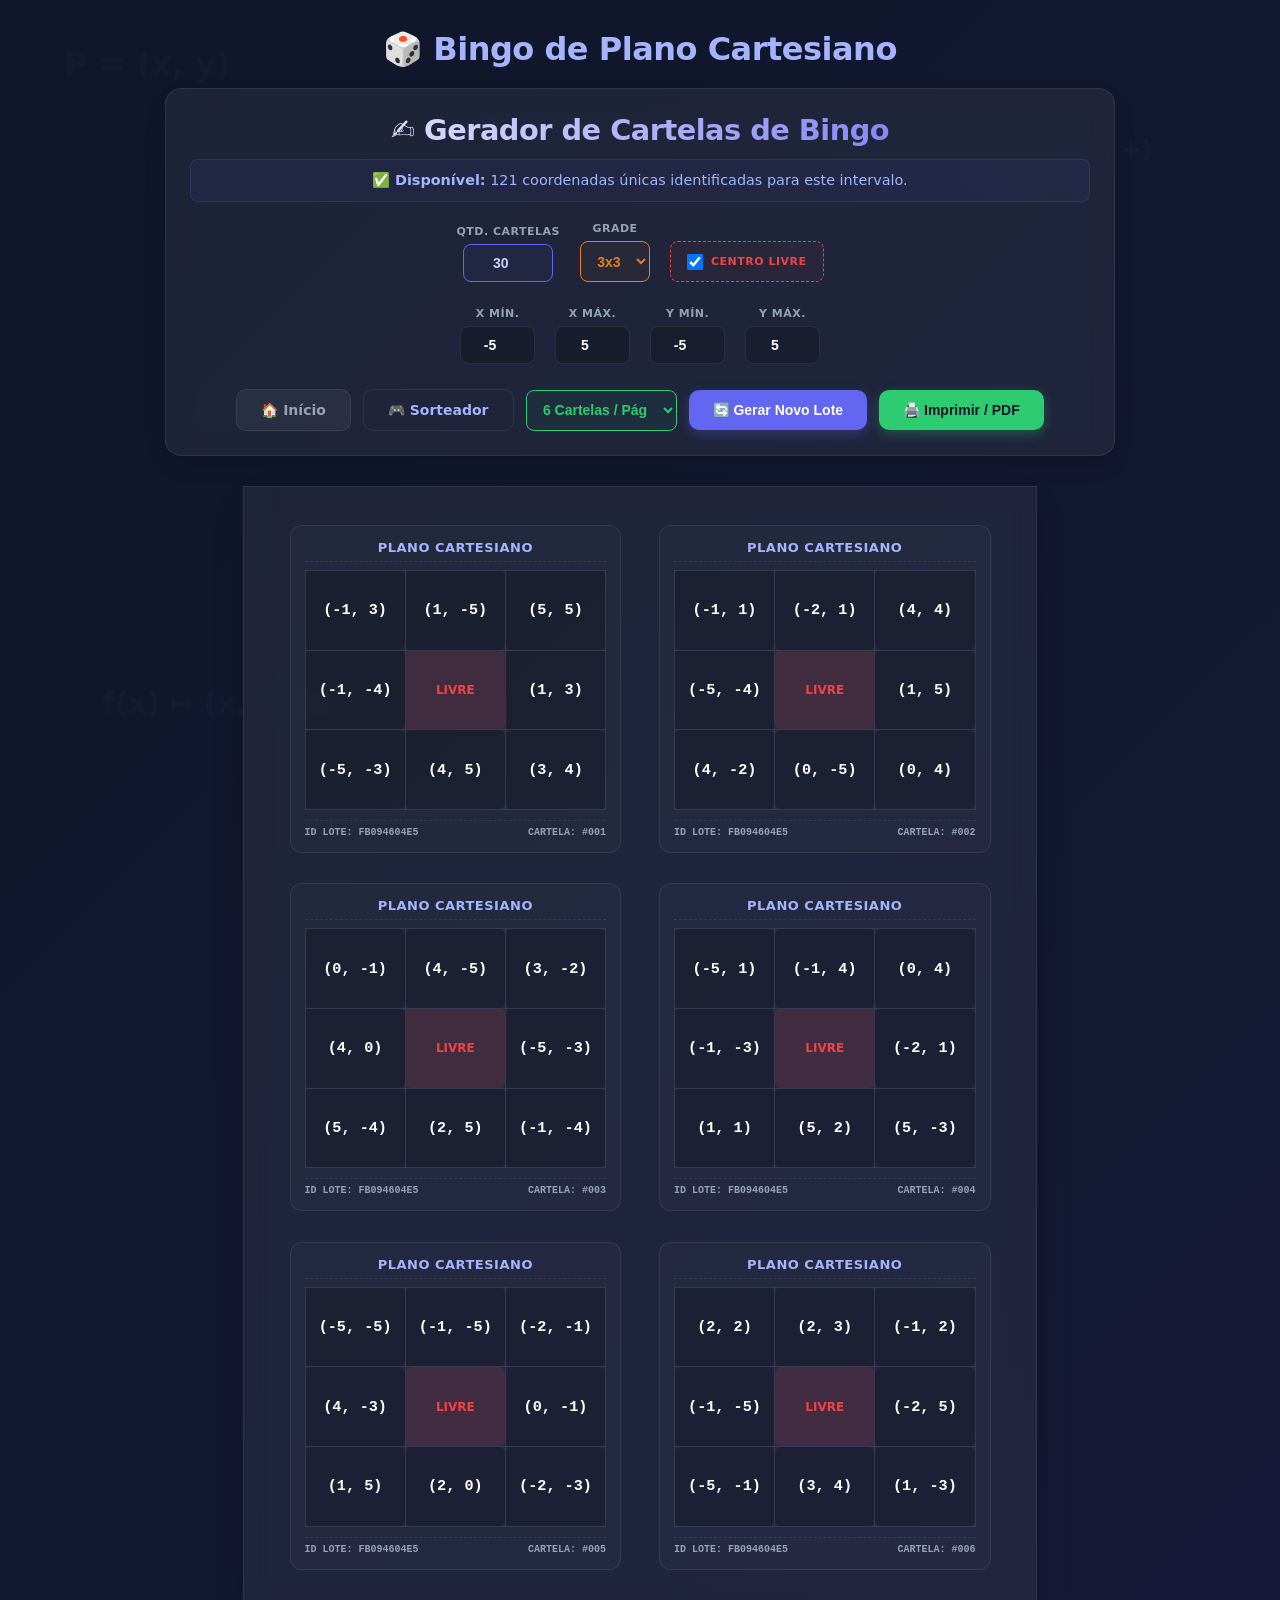
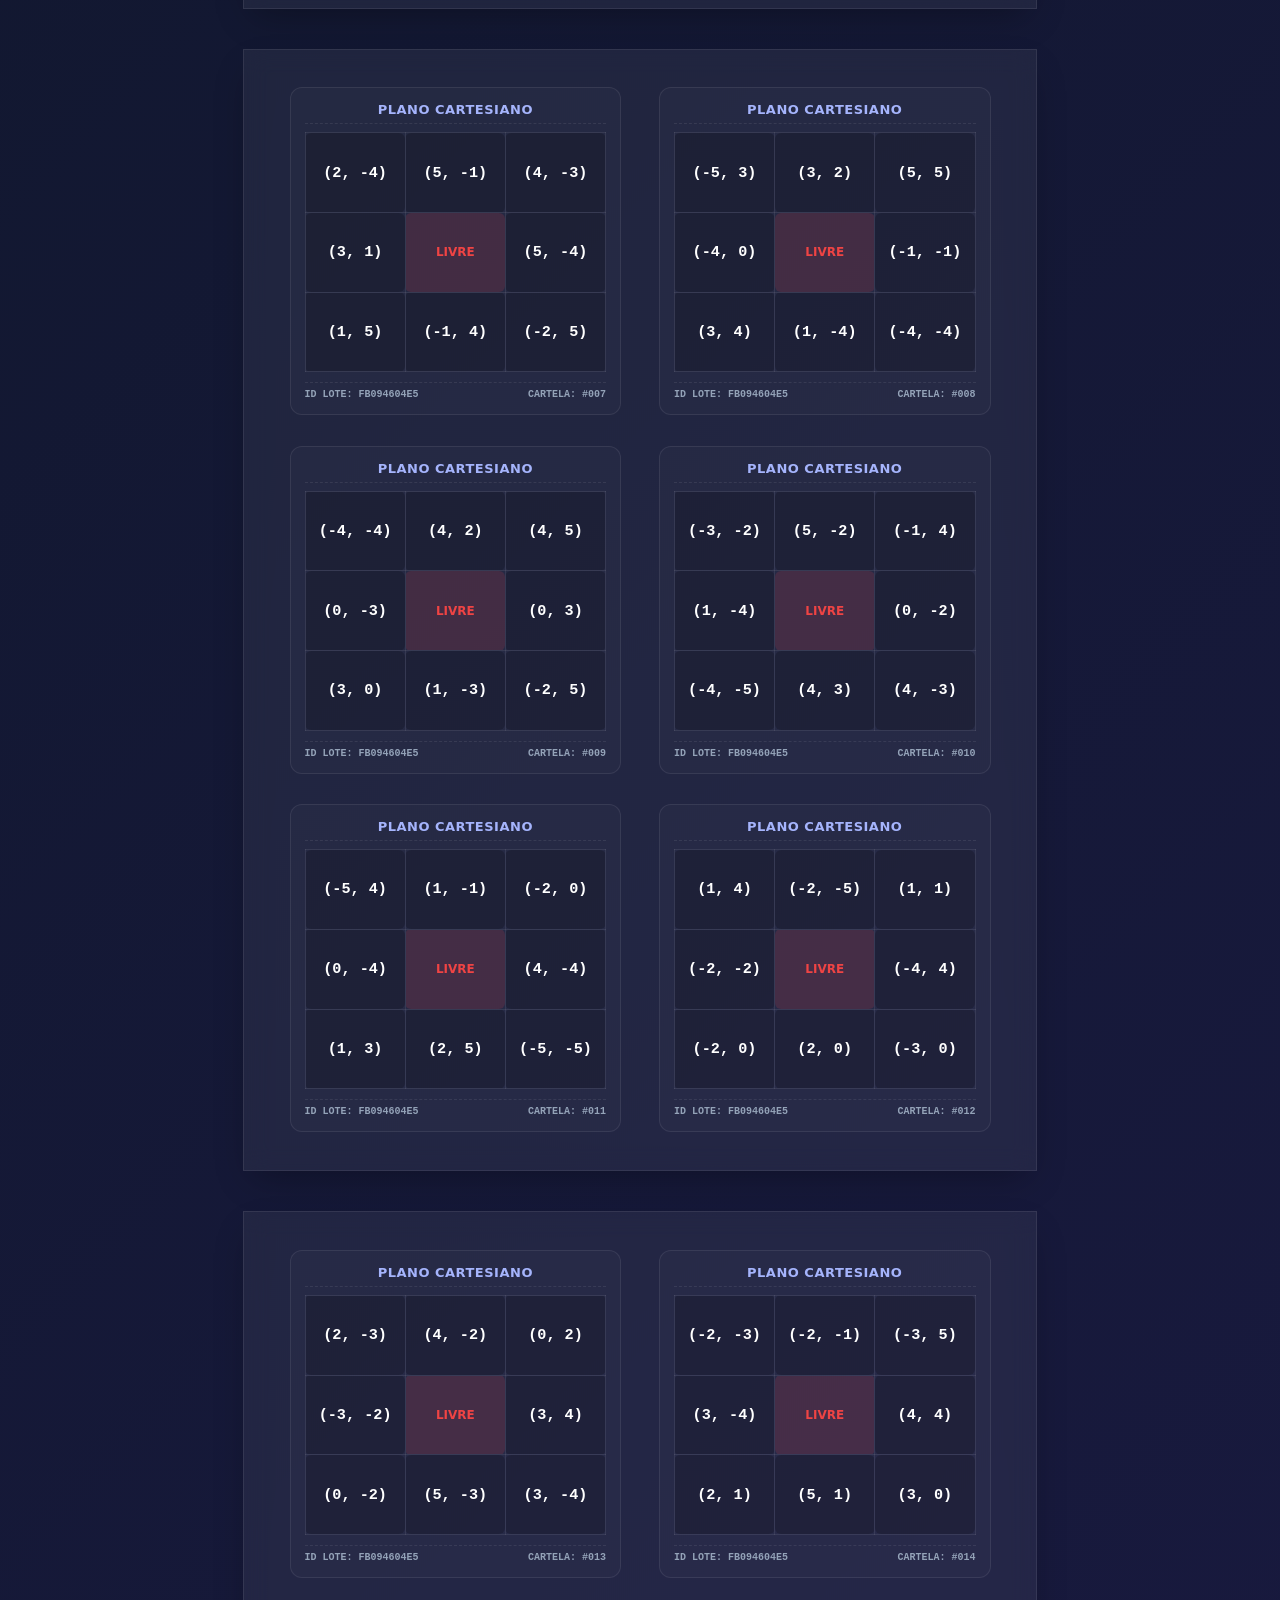
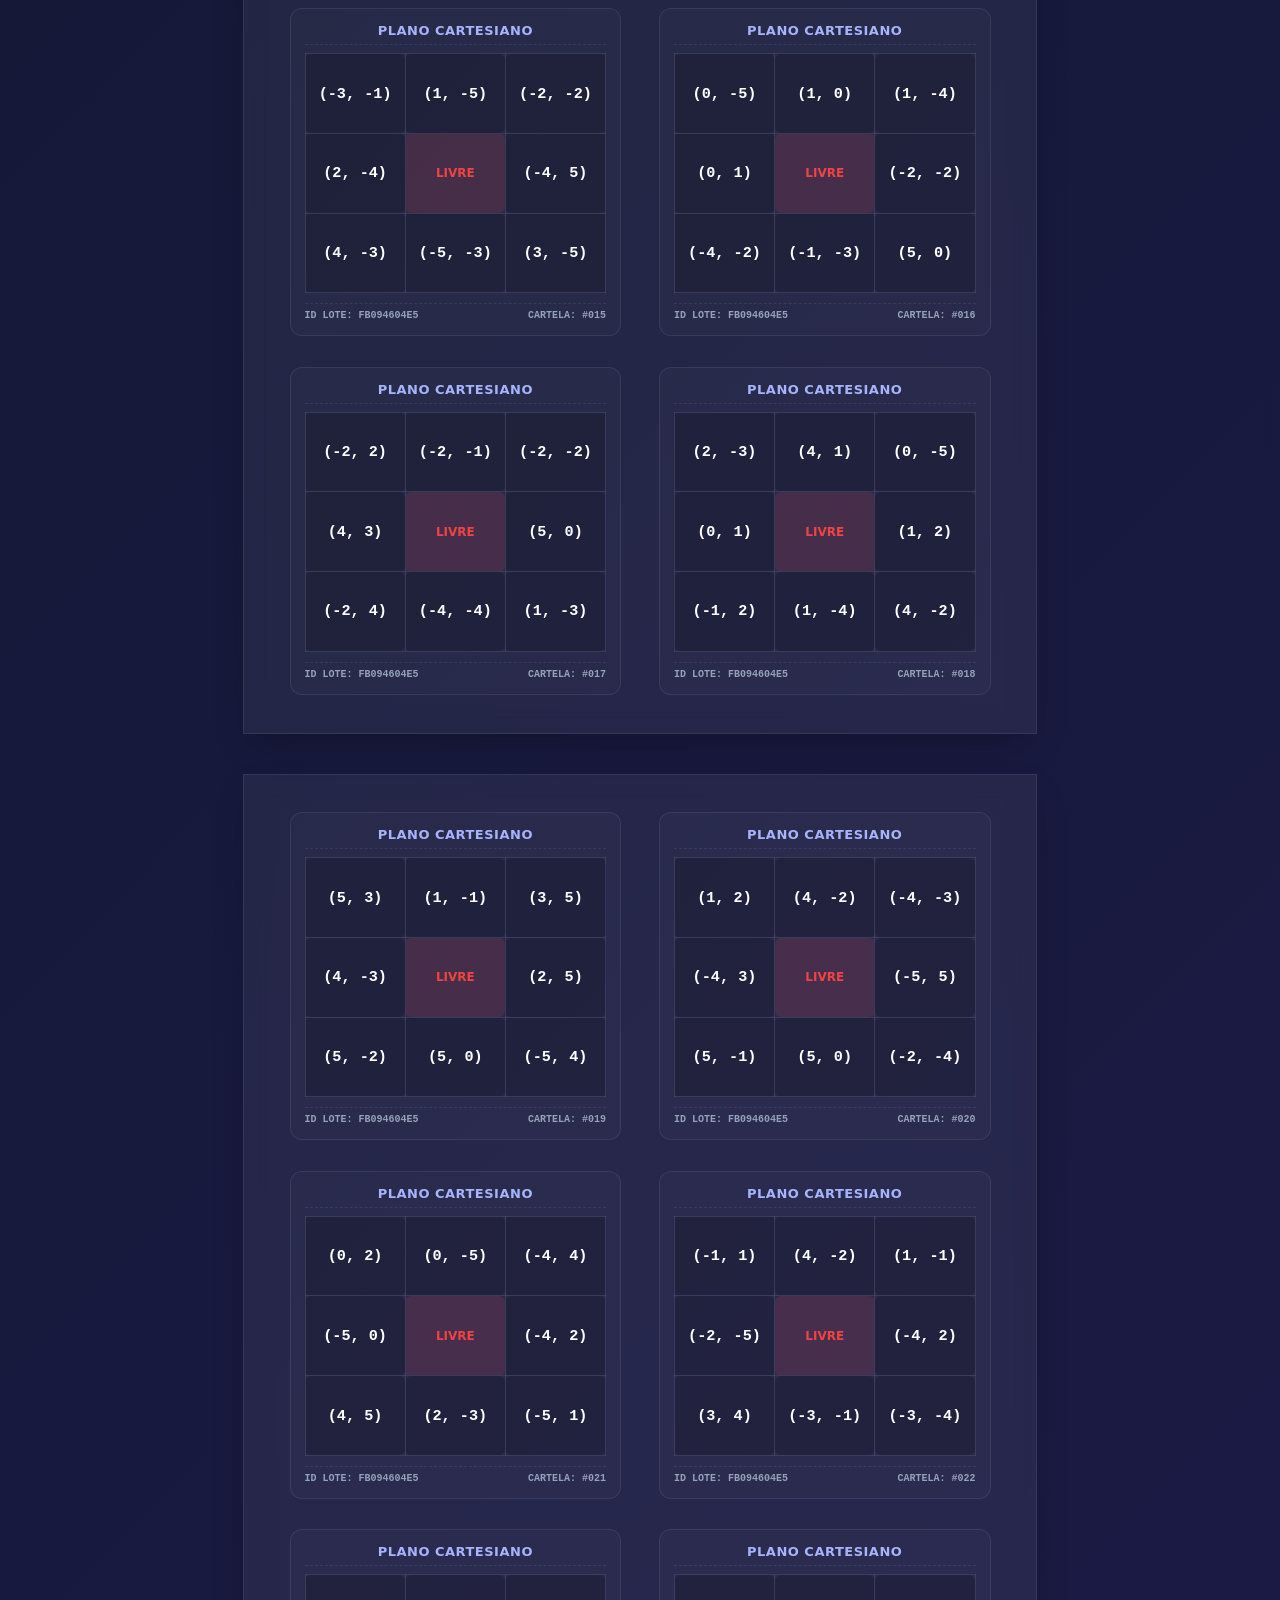
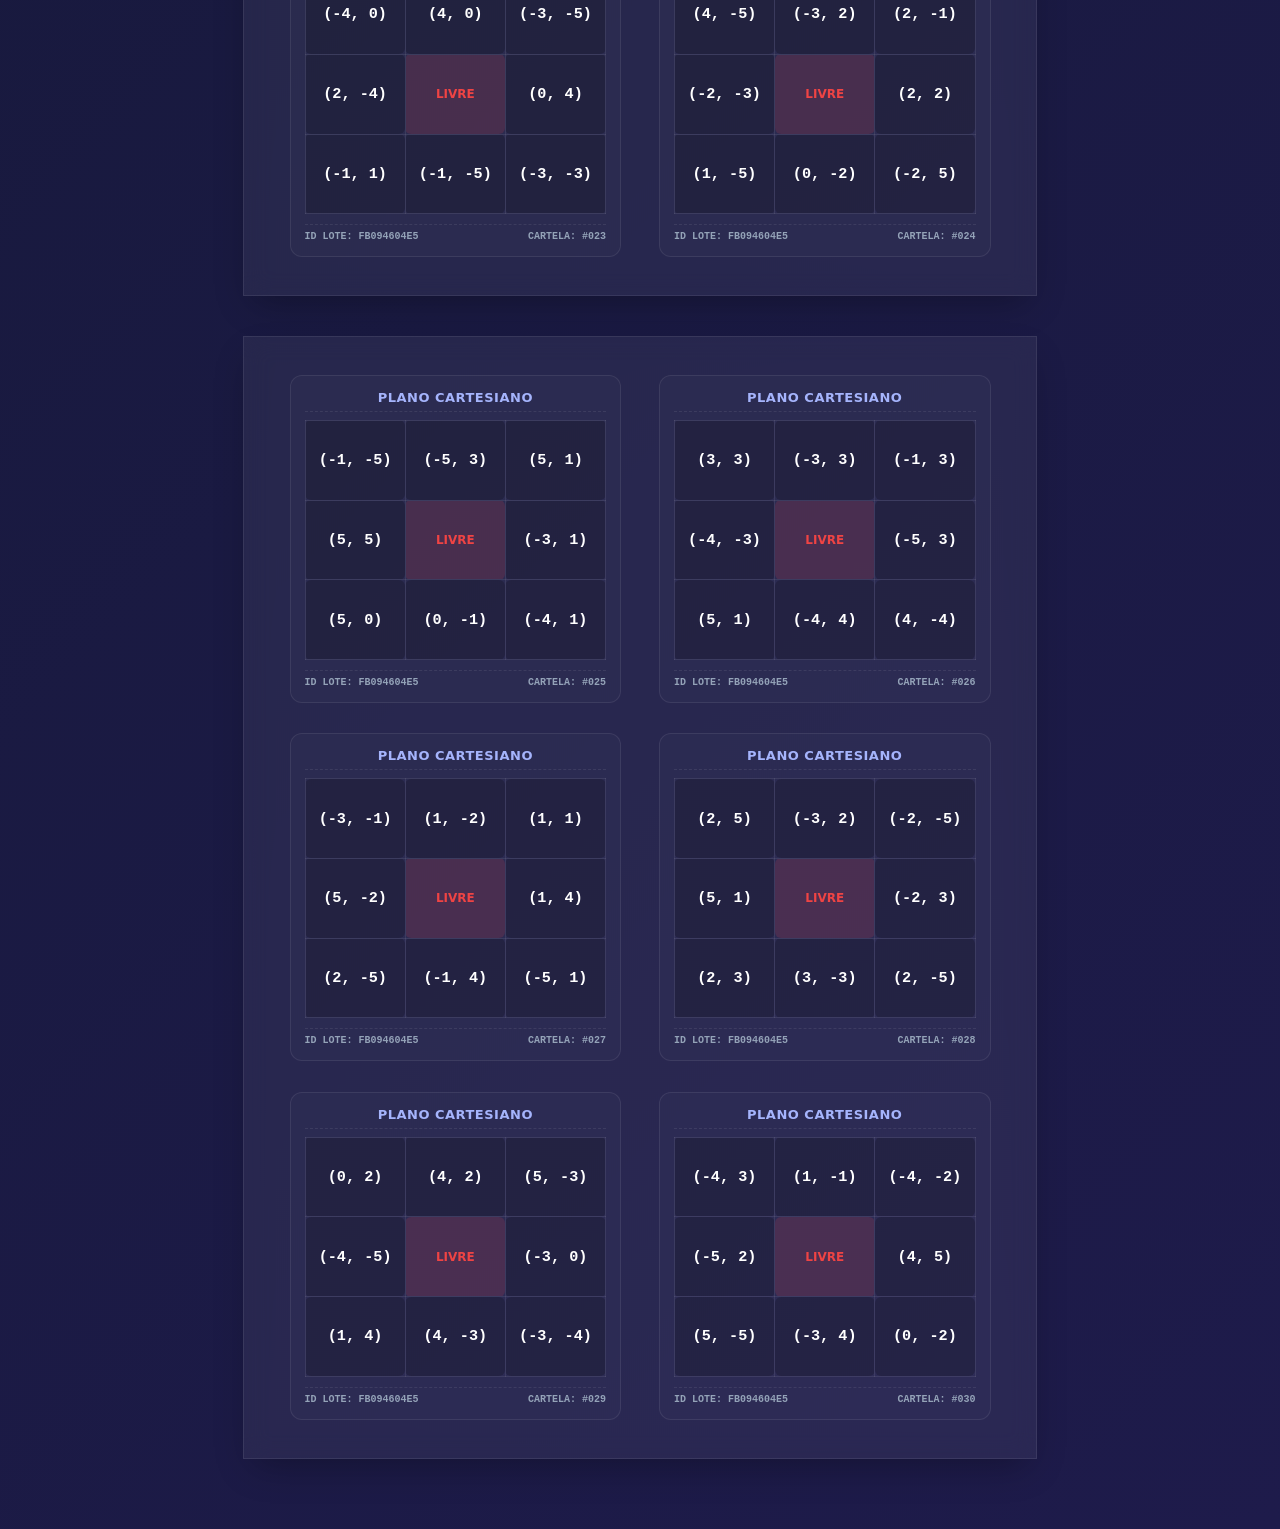
<file: gerador_cartelas_cartesiano.html>
<!DOCTYPE html>
<html lang="pt-BR">
<head>
    <meta charset="UTF-8">
    <meta name="viewport" content="width=device-width, initial-scale=1.0">
    <title>Gerador: Bingo de Coordenadas</title>
    <style>
        :root {
            --bg-gradient: linear-gradient(135deg, #0f172a 0%, #1e1b4b 100%);
            --card-bg: rgba(255, 255, 255, 0.06);
            --card-border: rgba(255, 255, 255, 0.08);
            --text-main: #f8fafc;
            --text-muted: #94a3b8;
            --accent: #6366f1;
            --accent-hover: #4f46e5;
            --danger: #ef4444;
            --success: #2ecc71;
            --info-bg: rgba(99, 102, 241, 0.05);
        }

        * {
            box-sizing: border-box;
            margin: 0;
            padding: 0;
        }

        body {
            font-family: 'Inter', system-ui, -apple-system, sans-serif;
            background: var(--bg-gradient);
            color: var(--text-main);
            display: flex;
            flex-direction: column;
            align-items: center;
            min-height: 100vh;
            overflow-x: hidden;
            overflow-y: auto;
            position: relative;
            padding: 30px 15px;
        }

        /* Fundo matemático sutil */
        .math-bg {
            position: fixed;
            top: 0; left: 0; width: 100%; height: 100%;
            z-index: 0;
            pointer-events: none;
            overflow: hidden;
            user-select: none;
            opacity: 0.02;
            color: var(--text-main);
            font-weight: 600;
        }
        .formula { position: absolute; white-space: nowrap; }

        /* Painel de Controle Superior */
        .setup-container {
            background: var(--card-bg);
            border: 1px solid var(--card-border);
            backdrop-filter: blur(12px);
            -webkit-backdrop-filter: blur(12px);
            padding: 24px;
            border-radius: 16px;
            margin-bottom: 30px;
            width: 100%;
            max-width: 950px;
            box-shadow: 0 10px 25px -5px rgba(0,0,0,0.2);
            z-index: 10;
            text-align: center;
        }

        .setup-container h2 {
            font-size: 1.8rem;
            font-weight: 800;
            letter-spacing: -0.5px;
            background: linear-gradient(to right, #fff, var(--accent));
            -webkit-background-clip: text;
            -webkit-text-fill-color: transparent;
            margin-bottom: 12px;
        }

        /* Caixa de feedback dos limites */
        .limit-info {
            background: var(--info-bg);
            color: #a5b4fc;
            padding: 12px;
            border-radius: 8px;
            text-align: center;
            margin-bottom: 20px;
            font-size: 0.9rem;
            border: 1px solid rgba(99, 102, 241, 0.2);
            font-weight: 500;
        }

        .config-row { 
            display: flex; 
            justify-content: center; 
            align-items: flex-end; 
            gap: 20px; 
            margin-bottom: 25px; 
            flex-wrap: wrap; 
        }
        
        .input-group { display: flex; flex-direction: column; align-items: center; }
        .input-group label { font-size: 11px; font-weight: bold; margin-bottom: 6px; color: var(--text-muted); text-transform: uppercase; letter-spacing: 0.5px; }
        
        input, select { 
            padding: 10px 12px; 
            background: rgba(0, 0, 0, 0.2);
            border: 1px solid var(--card-border); 
            border-radius: 8px; 
            text-align: center; 
            font-size: 14px; 
            color: white;
            font-weight: 600;
            outline: none;
        }
        
        .highlight input { border: 1px solid var(--accent); color: #c7d2fe; width: 90px; background: rgba(99, 102, 241, 0.05); }
        .grid-select { border: 1px solid #e67e22; color: #e67e22; font-weight: bold; cursor: pointer; height: 41px; background: rgba(230, 126, 34, 0.05); }
        .layout-select { border: 1px solid var(--success); color: var(--success); font-weight: bold; cursor: pointer; height: 41px; background: rgba(46, 204, 113, 0.05); }
        .math-input { width: 75px; }

        .free-option { 
            display: flex; align-items: center; gap: 8px; padding: 10px 16px; 
            background: rgba(239, 68, 68, 0.05); border-radius: 8px; border: 1px dashed var(--danger); 
            cursor: pointer; height: 41px; box-sizing: border-box; user-select: none;
        }
        .free-option input { cursor: pointer; width: 16px; height: 16px; }
        .free-option span { font-size: 11px; font-weight: bold; color: var(--danger); letter-spacing: 0.5px; }

        .button-row { display: flex; justify-content: center; gap: 12px; align-items: center; flex-wrap: wrap; }
        
        .btn { 
            padding: 12px 24px; color: #0f172a; border: none; border-radius: 10px; 
            font-size: 14px; cursor: pointer; font-weight: 700; transition: all 0.2s cubic-bezier(0.4, 0, 0.2, 1); 
            text-decoration: none; display: inline-flex; align-items: center; gap: 6px; 
        }
        .btn:hover { transform: translateY(-2px); opacity: 0.95; }
        
        .shuffle-btn { background: var(--accent); color: white; box-shadow: 0 4px 12px rgba(99, 102, 241, 0.3); }
        .print-btn { background: var(--success); color: #0f172a; box-shadow: 0 4px 12px rgba(46, 204, 113, 0.3); }
        .sorteador-btn { background: transparent; color: #a5b4fc; border: 1px solid var(--card-border); }
        .sorteador-btn:hover { background: rgba(255,255,255,0.02); border-color: var(--accent); }
        .home-btn { background: rgba(255,255,255,0.05); color: var(--text-muted); border: 1px solid var(--card-border); }

        /* Estilos Globais de Renderização das Páginas (Visualização Web) */
        .page { 
            display: grid; 
            margin: 0 auto 40px auto; 
            background: var(--card-bg);
            border: 1px solid var(--card-border);
            backdrop-filter: blur(12px);
            -webkit-backdrop-filter: blur(12px);
            box-sizing: border-box; 
            box-shadow: 0 15px 35px -10px rgba(0,0,0,0.3);
            page-break-after: always;
            overflow: hidden;
        }

        /* Configurações Dinâmicas de Layout baseadas na escolha do usuário */
        .layout-2 { width: 297mm; height: 210mm; grid-template-columns: 1fr 1fr; padding: 12mm; gap: 12mm; }
        .layout-4 { width: 210mm; height: 297mm; grid-template-columns: 1fr 1fr; grid-template-rows: 1fr 1fr; padding: 12mm; gap: 12mm; }
        .layout-6 { width: 210mm; height: 297mm; grid-template-columns: 1fr 1fr; grid-template-rows: repeat(3, 1fr); padding: 10mm 12mm; gap: 8mm 10mm; }

        .card { 
            background: rgba(255, 255, 255, 0.02);
            border: 1px solid var(--card-border); 
            padding: 14px; 
            text-align: center; 
            display: flex; 
            flex-direction: column; 
            justify-content: space-between; 
            height: 100%; 
            box-sizing: border-box; 
            border-radius: 12px;
        }

        h4 { margin: 0 0 8px 0; color: #a5b4fc; font-size: 13px; font-weight: 800; text-transform: uppercase; border-bottom: 1px dashed var(--card-border); padding-bottom: 6px; letter-spacing: 0.5px; }
        
        table { width: 100%; border-collapse: collapse; flex-grow: 1; table-layout: fixed; }
        td { 
            border: 1px solid var(--card-border); 
            font-weight: 800; 
            color: white; 
            padding: 6px 2px; 
            background: rgba(0,0,0,0.2);
            border-radius: 6px;
            font-family: 'Courier New', monospace;
            white-space: nowrap; /* Garante que os números fiquem sempre em linha única */
            overflow: hidden;
            text-overflow: clip;
        }
        
        /* Fontes ultra reduzidas na interface web */
        .grid-3 td { font-size: 0.95rem; }
        .grid-4 td { font-size: 0.75rem; }
        .grid-5 td { font-size: 0.65rem; }

        .free-cell { background-color: rgba(239, 68, 68, 0.15) !important; color: var(--danger) !important; font-size: 0.75em !important; font-family: system-ui, sans-serif !important; }

        .card-footer { 
            margin-top: 10px; 
            padding-top: 6px;
            border-top: 1px dashed var(--card-border);
            font-size: 10px; 
            color: var(--text-muted); 
            display: flex; 
            justify-content: space-between;
            font-family: 'Courier New', Courier, monospace;
            font-weight: bold;
        }

        /* AJUSTES E CALIBRAÇÃO DE IMPRESSÃO PROFISSIONAL */
        @media print {
            html, body { background: white !important; color: black !important; display: block !important; padding: 0 !important; margin: 0 !important; }
            .setup-container, .math-bg, h1 { display: none !important; }
            .page { background: white !important; color: black !important; box-shadow: none !important; border: none !important; margin: 0 !important; backdrop-filter: none !important; -webkit-backdrop-filter: none !important; display: grid !important; page-break-after: always !important; break-after: page !important; }
            
            .layout-2 { width: 297mm !important; height: 210mm !important; padding: 10mm !important; gap: 10mm !important; grid-template-columns: 1fr 1fr !important; }
            .layout-4 { width: 210mm !important; height: 297mm !important; padding: 10mm !important; gap: 10mm !important; grid-template-columns: 1fr 1fr !important; grid-template-rows: 1fr 1fr !important; }
            .layout-6 { width: 210mm !important; height: 297mm !important; padding: 10mm 12mm 8mm 12mm !important; gap: 8mm 10mm !important; grid-template-columns: 1fr 1fr !important; grid-template-rows: repeat(3, 1fr) !important; }

            .card { background: white !important; border: 2px solid #000 !important; border-radius: 8px !important; padding: 10px !important; page-break-inside: avoid !important; break-inside: avoid !important; }
            h4 { color: black !important; border-bottom: 2px dashed #000 !important; font-size: 12px !important; margin-bottom: 6px !important; padding-bottom: 4px !important; }
            td { border: 1px solid #000 !important; color: black !important; background: white !important; white-space: nowrap !important; }
            
            /* Fontes ultra reduzidas na folha de impressão */
            .grid-3 td { font-size: 1.05rem !important; }
            .grid-4 td { font-size: 0.85rem !important; }
            .grid-5 td { font-size: 0.70rem !important; }
            
            .free-cell { background: #f5f5f5 !important; color: #000 !important; font-weight: 900 !important; font-size: 0.70em !important; }
            .card-footer { color: #333 !important; border-top: 1px dashed #000 !important; }
            @page { margin: 0; }
        }
    </style>
</head>
<body>

    <div class="math-bg">
        <div class="formula" style="top: 5%; left: 5%; font-size: 2rem;">P = (x, y)</div>
        <div class="formula" style="top: 15%; right: 10%; font-size: 1.5rem;">Q1 = (+, +)</div>
        <div class="formula" style="bottom: 20%; left: 8%; font-size: 1.8rem;">f(x) ↦ (x, f(x))</div>
    </div>

    <h1 style="text-align: center; color: #a5b4fc; margin-bottom: 20px; font-weight: 800; letter-spacing: -0.5px; z-index: 10;">🎲 Bingo de Plano Cartesiano</h1>
    
    <div class="setup-container">
        <h2>✍️ Gerador de Cartelas de Bingo</h2>
        
        <div class="limit-info" id="limitFeedback">
            Carregando limites...
        </div>

        <div class="config-row">
            <div class="input-group highlight">
                <label>Qtd. Cartelas</label>
                <input type="number" id="qtdCartelas" value="30">
            </div>
            <div class="input-group">
                <label>Grade</label>
                <select id="gridSize" class="grid-select" onchange="atualizarFeedback()">
                    <option value="3">3x3</option>
                    <option value="4">4x4</option>
                    <option value="5">5x5</option>
                </select>
            </div>
            <label class="free-option">
                <input type="checkbox" id="useFree" checked>
                <span>CENTRO LIVRE</span>
            </label>
        </div>

        <div class="config-row">
            <div class="input-group"><label>X Mín.</label><input type="number" id="xMin" class="math-input" value="-5" oninput="atualizarFeedback()"></div>
            <div class="input-group"><label>X Máx.</label><input type="number" id="xMax" class="math-input" value="5" oninput="atualizarFeedback()"></div>
            <div class="input-group"><label>Y Mín.</label><input type="number" id="yMin" class="math-input" value="-5" oninput="atualizarFeedback()"></div>
            <div class="input-group"><label>Y Máx.</label><input type="number" id="yMax" class="math-input" value="5" oninput="atualizarFeedback()"></div>
        </div>

        <div class="button-row">
            <a href="index.html" class="btn home-btn">🏠 Início</a>
            <a href="COLE AQUI O LINK" class="btn sorteador-btn">🎮 Sorteador</a>
            
            <select id="layoutSorteio" class="layout-select">
                <option value="2">2 Cartelas / Pág</option>
                <option value="4">4 Cartelas / Pág</option>
                <option value="6" selected>6 Cartelas / Pág</option>
            </select>
            
            <button class="btn shuffle-btn" onclick="gerarCartelas()">🔄 Gerar Novo Lote</button>
            <button class="btn print-btn" onclick="window.print()">🖨️ Imprimir / PDF</button>
        </div>
    </div>

    <div id="bingo-container"></div>

    <script>
        const container = document.getElementById('bingo-container');
        const feedbackEl = document.getElementById('limitFeedback');

        function atualizarFeedback() {
            const xMin = parseInt(document.getElementById('xMin').value) || 0;
            const xMax = parseInt(document.getElementById('xMax').value) || 0;
            const yMin = parseInt(document.getElementById('yMin').value) || 0;
            const yMax = parseInt(document.getElementById('yMax').value) || 0;
            const dimensao = parseInt(document.getElementById('gridSize').value);
            const useFree = document.getElementById('useFree').checked;

            const totalPares = (xMax - xMin + 1) * (yMax - yMin + 1);
            const totalCasas = dimensao * dimensao;
            const qtdNecessaria = (useFree && dimensao % 2 !== 0) ? totalCasas - 1 : totalCasas;

            if (xMax < xMin || yMax < yMin) {
                feedbackEl.style.color = "var(--danger)";
                feedbackEl.style.borderColor = "rgba(239, 64, 64, 0.3)";
                feedbackEl.innerHTML = "⚠️ <strong>Erro:</strong> Limite máximo deve ser maior que o mínimo.";
            } else if (totalPares < qtdNecessaria) {
                feedbackEl.style.color = "var(--danger)";
                feedbackEl.style.borderColor = "rgba(239, 64, 64, 0.3)";
                feedbackEl.innerHTML = `⚠️ <strong>Insuficiente:</strong> O intervalo gera ${totalPares} coordenadas, mas a grade ${dimensao}x${dimensao} precisa de ${qtdNecessaria}.`;
            } else {
                feedbackEl.style.color = "#a5b4fc";
                feedbackEl.style.borderColor = "rgba(99, 102, 241, 0.2)";
                feedbackEl.innerHTML = `✅ <strong>Disponível:</strong> ${totalPares} coordenadas únicas identificadas para este intervalo.`;
            }
        }

        async function gerarHashGrupo(semente) {
            const encoder = new TextEncoder();
            const data = encoder.encode(semente);
            const hashBuffer = await crypto.subtle.digest('SHA-256', data);
            const hashArray = Array.from(new Uint8Array(hashBuffer));
            return hashArray.map(b => b.toString(16).padStart(2, '0')).join('').substring(0, 10).toUpperCase();
        }

        function shuffle(array) {
            let m = array.length, t, i;
            while (m) {
                i = Math.floor(Math.random() * m--);
                t = array[m]; array[m] = array[i]; array[i] = t;
            }
            return array;
        }

        async function gerarCartelas() {
            const xMin = parseInt(document.getElementById('xMin').value);
            const xMax = parseInt(document.getElementById('xMax').value);
            const yMin = parseInt(document.getElementById('yMin').value);
            const yMax = parseInt(document.getElementById('yMax').value);
            const totalCartelas = parseInt(document.getElementById('qtdCartelas').value);
            const dimensao = parseInt(document.getElementById('gridSize').value);
            const useFree = document.getElementById('useFree').checked;
            const perPage = parseInt(document.getElementById('layoutSorteio').value);
            
            const sementeGrupo = Date.now() + xMin + xMax + yMin + yMax + totalCartelas;
            const hashUnicoLote = await gerarHashGrupo(sementeGrupo.toString());

            let listaPares = [];
            for (let x = xMin; x <= xMax; x++) {
                for (let y = yMin; y <= yMax; y++) {
                    listaPares.push(`(${x}, ${y})`);
                }
            }

            const totalCasas = dimensao * dimensao;
            const centroIndex = Math.floor(totalCasas / 2);
            const qtdNecessaria = (useFree && dimensao % 2 !== 0) ? totalCasas - 1 : totalCasas;
            
            if (listaPares.length < qtdNecessaria) {
                alert(`Erro: O intervalo gera apenas ${listaPares.length} pares únicos, mas a cartela precisa de ${qtdNecessaria}. Aumente os limites de X ou Y.`);
                return;
            }

            container.innerHTML = '';
            let currentCard = 1;
            const totalPaginas = Math.ceil(totalCartelas / perPage);

            for (let p = 0; p < totalPaginas; p++) {
                let pageDiv = document.createElement('div');
                pageDiv.className = `page layout-${perPage}`;
                
                for (let c = 0; c < perPage; c++) {
                    if (currentCard > totalCartelas) break;

                    let sorteados = shuffle([...listaPares]).slice(0, qtdNecessaria);
                    let cardHtml = `<div class="card grid-${dimensao}">
                        <h4>PLANO CARTESIANO</h4>
                        <table>`;
                    
                    let numIndex = 0;
                    for (let l = 0; l < dimensao; l++) {
                        cardHtml += '<tr>';
                        for (let col = 0; col < dimensao; col++) {
                            let cellIndex = (l * dimensao) + col;
                            if (useFree && dimensao % 2 !== 0 && cellIndex === centroIndex) {
                                cardHtml += `<td class="free-cell">LIVRE</td>`;
                            } else {
                                cardHtml += `<td>${sorteados[numIndex]}</td>`;
                                numIndex++;
                            }
                        }
                        cardHtml += '</tr>';
                    }
                    cardHtml += `</table>
                        <div class="card-footer">
                            <span>ID LOTE: ${hashUnicoLote}</span>
                            <span>CARTELA: #${String(currentCard).padStart(3, '0')}</span>
                        </div>
                    </div>`;
                    pageDiv.innerHTML += cardHtml;
                    currentCard++;
                }
                container.appendChild(pageDiv);
            }
        }

        atualizarFeedback();
        gerarCartelas();
    </script>
</body>
</html>
</file>
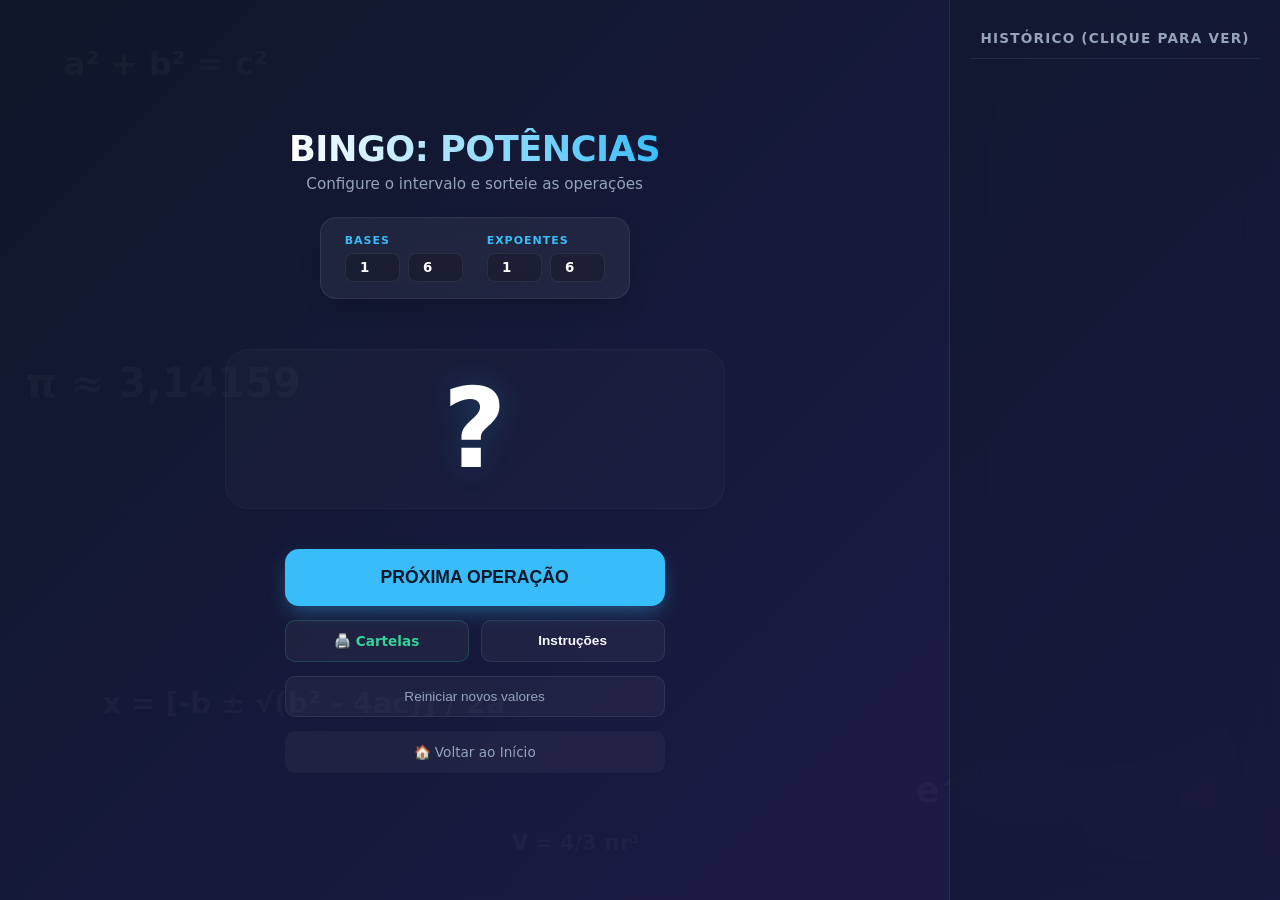
<file: potencia.html>
<!DOCTYPE html>
<html lang="pt-BR">
<head>
    <meta charset="UTF-8">
    <title>Sorteador de Potências</title>
    <style>
        :root {
            --bg-gradient: linear-gradient(135deg, #0f172a 0%, #1e1b4b 100%);
            --card-bg: rgba(255, 255, 255, 0.06);
            --card-border: rgba(255, 255, 255, 0.08);
            --text-main: #f8fafc;
            --text-muted: #94a3b8;
            --accent: #38bdf8;
            --accent-hover: #0ea5e9;
            --btn-bg: rgba(255, 255, 255, 0.04);
            --btn-hover: #38bdf8;
            --disabled: rgba(255, 255, 255, 0.15);
            --danger: #ef4444;
        }

        * {
            box-sizing: border-box;
            margin: 0;
            padding: 0;
        }

        body {
            font-family: 'Inter', system-ui, -apple-system, sans-serif;
            background: var(--bg-gradient);
            color: var(--text-main);
            display: flex;
            height: 100vh;
            overflow: hidden;
            position: relative;
        }

        /* Camada de fundo com fórmulas */
        .math-bg {
            position: fixed;
            top: 0; left: 0; width: 100%; height: 100%;
            z-index: 0;
            pointer-events: none;
            overflow: hidden;
            user-select: none;
            opacity: 0.03;
            color: var(--text-main);
            font-weight: 600;
        }

        .formula { position: absolute; white-space: nowrap; }

        /* Área Principal */
        .main {
            flex: 3;
            display: flex;
            flex-direction: column;
            align-items: center;
            justify-content: center;
            border-right: 1px solid var(--card-border);
            padding: 40px;
            z-index: 1;
        }

        h1 {
            font-size: 2.2rem;
            font-weight: 800;
            letter-spacing: -0.5px;
            background: linear-gradient(to right, #fff, var(--accent));
            -webkit-background-clip: text;
            -webkit-text-fill-color: transparent;
            margin-bottom: 6px;
        }

        .sub {
            color: var(--text-muted);
            margin-bottom: 24px;
            font-size: 0.95rem;
        }
        
        /* Painel de Configuração */
        .config-panel {
            background: var(--card-bg);
            border: 1px solid var(--card-border);
            backdrop-filter: blur(12px);
            -webkit-backdrop-filter: blur(12px);
            padding: 16px 24px;
            border-radius: 16px;
            margin-bottom: 30px;
            display: flex;
            gap: 24px;
            box-shadow: 0 10px 25px -5px rgba(0,0,0,0.2);
        }

        .config-group { display: flex; flex-direction: column; gap: 6px; }
        .config-group label {
            color: var(--accent);
            font-weight: 700;
            font-size: 11px;
            text-transform: uppercase;
            letter-spacing: 1px;
        }

        .config-inputs { display: flex; gap: 8px; }
        .config-panel input { 
            width: 55px;
            background: rgba(0, 0, 0, 0.2);
            border: 1px solid var(--card-border);
            color: white; 
            padding: 6px;
            border-radius: 8px;
            text-align: center;
            font-weight: 600;
            font-family: inherit;
            transition: border-color 0.2s;
        }
        .config-panel input:focus {
            outline: none;
            border-color: var(--accent);
        }

        /* Ajuste do Expoente */
        sup { 
            vertical-align: super; 
            font-size: 0.55em !important; 
            line-height: 0; 
            position: relative; 
            top: -0.4em; 
            padding-left: 2px;
        }

        /* Display Operação Sorteada */
        .display-operacao {
            font-size: 110px;
            font-weight: 800;
            margin: 20px 0 40px 0;
            color: #ffffff;
            text-shadow: 0 0 30px rgba(56, 189, 248, 0.2);
            height: 160px;
            display: flex;
            align-items: center;
            justify-content: center;
            background: rgba(255, 255, 255, 0.02);
            border: 1px solid rgba(255, 255, 255, 0.03);
            width: 100%;
            max-width: 500px;
            border-radius: 24px;
        }
        
        /* Lateral de Histórico */
        .sidebar {
            flex: 1;
            padding: 30px 20px;
            overflow-y: auto;
            background: rgba(15, 23, 42, 0.4);
            backdrop-filter: blur(20px);
            -webkit-backdrop-filter: blur(20px);
            z-index: 1;
        }

        .sidebar h2 {
            font-size: 0.85rem;
            font-weight: 700;
            color: var(--text-muted);
            text-transform: uppercase;
            letter-spacing: 1.2px;
            border-bottom: 1px solid var(--card-border);
            padding-bottom: 12px;
            text-align: center;
        }

        .historico-grid { display: grid; grid-template-columns: 1fr 1fr; gap: 12px; margin-top: 20px; }
        
        .historico-item { 
            background: var(--btn-bg);
            padding: 16px 10px;
            border-radius: 12px; 
            text-align: center;
            font-size: 20px;
            font-weight: 700;
            color: var(--text-main);
            border: 1px solid var(--card-border);
            cursor: pointer;
            transition: all 0.2s ease;
            animation: fadeIn 0.3s ease;
        }
        .historico-item:hover {
            background: var(--accent);
            color: #0f172a;
            transform: translateY(-2px);
            box-shadow: 0 6px 15px -3px rgba(56, 189, 248, 0.3);
            border-color: transparent;
        }
        
        @keyframes fadeIn { from { opacity: 0; transform: translateY(-8px); } to { opacity: 1; transform: translateY(0); } }
        
        /* Botões e Controles */
        .controls { display: flex; flex-direction: column; gap: 14px; align-items: center; width: 100%; }
        
        #btn-sortear { 
            padding: 18px 48px;
            font-size: 1.1rem;
            cursor: pointer;
            background: var(--accent);
            color: #0f172a; 
            border: none;
            border-radius: 14px;
            font-weight: 700;
            transition: all 0.2s ease;
            box-shadow: 0 8px 20px -4px rgba(56, 189, 248, 0.4);
            width: 100%;
            max-width: 380px;
        }
        #btn-sortear:hover:not(:disabled) {
            background: var(--accent-hover);
            transform: translateY(-2px);
            box-shadow: 0 10px 25px -4px rgba(14, 165, 233, 0.5);
        }
        #btn-sortear:active:not(:disabled) { transform: translateY(0); }
        #btn-sortear:disabled { background: var(--disabled); color: var(--text-muted); box-shadow: none; cursor: not-allowed; opacity: 0.5; }
        
        .group-row { display: flex; gap: 12px; width: 100%; max-width: 380px; }

        .secondary-btn {
            flex: 1;
            background: var(--btn-bg);
            font-size: 0.85rem;
            padding: 12px;
            border-radius: 10px;
            font-weight: 600;
            transition: all 0.2s;
            cursor: pointer;
            text-decoration: none;
            display: inline-flex;
            align-items: center;
            justify-content: center;
            color: var(--text-main);
            border: 1px solid var(--card-border);
            text-align: center;
        }
        .secondary-btn:hover {
            background: rgba(255, 255, 255, 0.1);
            color: #fff;
            border-color: rgba(255, 255, 255, 0.2);
        }

        .gerador-btn { color: #34d399; border-color: rgba(52, 211, 153, 0.2); }
        .gerador-btn:hover { background: rgba(52, 211, 153, 0.1); color: #34d399; border-color: rgba(52, 211, 153, 0.4); }

        .reset {
            color: var(--text-muted);
            border-color: var(--card-border);
            width: 100%;
            max-width: 380px;
            font-weight: 500;
        }
        .reset:hover { background: rgba(239, 68, 68, 0.1); color: var(--danger); border-color: rgba(239, 68, 68, 0.3); }
        
        .home-btn {
            width: 100%;
            max-width: 380px;
            color: var(--text-muted);
            border-color: transparent;
            font-weight: 500;
        }

        /* Modais Redesenhados (Popup) */
        .modal-overlay { 
            display: none; position: fixed; top: 0; left: 0; width: 100%; height: 100%; 
            background: rgba(15, 23, 42, 0.6); backdrop-filter: blur(8px);
            -webkit-backdrop-filter: blur(8px);
            justify-content: center; align-items: center; z-index: 1000;
            opacity: 0; transition: opacity 0.3s ease;
        }
        .modal-overlay.show { display: flex; opacity: 1; }
        
        .modal-content { 
            background: rgba(30, 27, 75, 0.95);
            padding: 40px 32px;
            border-radius: 24px;
            border: 1px solid rgba(255, 255, 255, 0.1);
            text-align: center;
            box-shadow: 0 25px 50px -12px rgba(0,0,0,0.5);
            width: 90%;
            max-width: 460px;
            transform: scale(0.96);
            transition: transform 0.3s ease;
        }
        .modal-overlay.show .modal-content { transform: scale(1); }

        .modal-op { font-size: 70px; color: var(--text-main); font-weight: 800; margin-bottom: 10px; }
        .modal-res { font-size: 90px; color: var(--accent); font-weight: 800; text-shadow: 0 0 20px rgba(56, 189, 248, 0.3); }
        
        .instr-text {
            text-align: left;
            color: var(--text-muted);
            line-height: 1.6;
            margin: 20px 0;
            font-size: 0.95rem;
        }

        .close-modal {
            margin-top: 20px;
            background: var(--btn-bg);
            border: 1px solid var(--card-border);
            font-size: 0.95rem;
            padding: 12px 24px;
            color: var(--text-main);
            border-radius: 10px;
            cursor: pointer;
            width: 100%;
            font-weight: 600;
            transition: all 0.2s;
        }
        .close-modal:hover { background: rgba(255, 255, 255, 0.1); color: #fff; }

        /* Responsividade para telas menores */
        @media (max-width: 850px) {
            body { flex-direction: column; overflow-y: auto; height: auto; }
            .main { border-right: none; border-bottom: 1px solid var(--card-border); padding: 30px 16px; }
            .sidebar { padding: 30px 16px; overflow-y: visible; }
            .display-operacao { font-size: 80px; height: 130px; }
        }
    </style>
</head>
<body>

    <div class="math-bg">
        <div class="formula" style="top: 5%; left: 5%; font-size: 2rem;">a² + b² = c²</div>
        <div class="formula" style="top: 15%; right: 10%; font-size: 1.5rem;">E = mc²</div>
        <div class="formula" style="bottom: 20%; left: 8%; font-size: 1.8rem;">x = [-b ± √(b² - 4ac)] / 2a</div>
        <div class="formula" style="top: 40%; left: 2%; font-size: 2.5rem;">π ≈ 3,14159</div>
        <div class="formula" style="bottom: 10%; right: 5%; font-size: 2.2rem;">e^{iπ} + 1 = 0</div>
        <div class="formula" style="bottom: 5%; left: 40%; font-size: 1.3rem;">V = 4/3 πr³</div>
    </div>

    <div class="main">
        <h1>BINGO: POTÊNCIAS</h1>
        <p class="sub">Configure o intervalo e sorteie as operações</p>

        <div class="config-panel">
            <div class="config-group">
                <label>Bases</label>
                <div class="config-inputs">
                    <input type="number" id="base-min" value="1" title="Mínimo">
                    <input type="number" id="base-max" value="6" title="Máximo">
                </div>
            </div>
            <div class="config-group">
                <label>Expoentes</label>
                <div class="config-inputs">
                    <input type="number" id="exp-min" value="1" title="Mínimo">
                    <input type="number" id="exp-max" value="6" title="Máximo">
                </div>
            </div>
        </div>
        
        <div id="operacao-atual" class="display-operacao">?</div>
        
        <div class="controls">
            <button id="btn-sortear" onclick="sortear()">PRÓXIMA OPERAÇÃO</button>
            
            <div class="group-row">
                <a href="https://profpablosanches.github.io/bingo/gerador_cartelas.html" class="secondary-btn gerador-btn">🖨️ Cartelas</a>
                <button class="secondary-btn" onclick="abrirInstrucoes()">Instruções</button>
            </div>
            
            <button class="secondary-btn reset" onclick="zerarSorteador()">Reiniciar novos valores</button>
            
            <a href="index.html" class="secondary-btn home-btn">🏠 Voltar ao Início</a>
        </div>
    </div>

    <div class="sidebar">
        <h2>HISTÓRICO (Clique para ver)</h2>
        <div id="historico" class="historico-grid"></div>
    </div>

    <div id="modal-res-container" class="modal-overlay" onclick="fecharModal('modal-res-container')">
        <div class="modal-content" onclick="event.stopPropagation()">
            <div id="modal-op" class="modal-op"></div>
            <div style="color: var(--text-muted); font-size: 0.9rem; text-transform: uppercase; letter-spacing: 1px; font-weight: 600;">resultado:</div>
            <div id="modal-res" class="modal-res"></div>
            <button class="close-modal" onclick="fecharModal('modal-res-container')">Fechar Janela</button>
        </div>
    </div>

    <div id="modal-instr" class="modal-overlay" onclick="fecharModal('modal-instr')">
        <div class="modal-content" onclick="event.stopPropagation()">
            <h2 style="color: var(--accent); font-size: 1.4rem; text-align: left; font-weight: 800;">Instruções do Jogo</h2>
            <div class="instr-text" id="texto-instrucoes">
                <p style="margin-bottom: 8px;">1. Defina o intervalo de Bases e Expoentes desejado.</p>
                <p style="margin-bottom: 8px;">2. Clique em "Reiniciar" para carregar as novas possibilidades.</p>
                <p style="margin-bottom: 8px;">3. Distribua as cartelas para os alunos.</p>
                <p style="margin-bottom: 8px;">4. Clique em "PRÓXIMA OPERAÇÃO" para realizar o sorteio.</p>
                <p style="margin-bottom: 8px;">5. Os alunos marcam o resultado correspondente se houver na cartela.</p>
                <p>6. Clique em qualquer item do histórico lateral para conferir o resultado de um sorteio passado.</p>
            </div>
            <button class="close-modal" onclick="fecharModal('modal-instr')">Entendido</button>
        </div>
    </div>

    <script>
        let operacoesPool = [];

        function inicializar() {
            const bMin = parseInt(document.getElementById('base-min').value);
            const bMax = parseInt(document.getElementById('base-max').value);
            const eMin = parseInt(document.getElementById('exp-min').value);
            const eMax = parseInt(document.getElementById('exp-max').value);

            operacoesPool = [];
            
            for (let b = bMin; b <= bMax; b++) {
                for (let e = eMin; e <= eMax; e++) {
                    operacoesPool.push({
                        html: b + '<sup>' + e + '</sup>',
                        resultado: Math.pow(b, e).toLocaleString('pt-BR')
                    });
                }
            }
            embaralhar();
        }

        function embaralhar() {
            operacoesPool.sort(() => Math.random() - 0.5);
        }

        function sortear() {
            if (operacoesPool.length === 0) {
                document.getElementById('operacao-atual').style.fontSize = '45px';
                document.getElementById('operacao-atual').innerText = "FIM DO JOGO";
                document.getElementById('btn-sortear').disabled = true;
                return;
            }
            const itemSorteado = operacoesPool.pop();
            document.getElementById('operacao-atual').innerHTML = itemSorteado.html;

            const historicoDiv = document.getElementById('historico');
            const novoItem = document.createElement('div');
            novoItem.className = 'historico-item';
            novoItem.innerHTML = itemSorteado.html;
            novoItem.onclick = () => mostrarResultado(itemSorteado.html, itemSorteado.resultado);
            historicoDiv.prepend(novoItem);
        }

        function mostrarResultado(opHtml, resText) {
            document.getElementById('modal-op').innerHTML = opHtml;
            document.getElementById('modal-res').innerText = resText;
            document.getElementById('modal-res-container').classList.add('show');
        }

        function abrirInstrucoes() {
            document.getElementById('modal-instr').classList.add('show');
        }

        function fecharModal(id) {
            document.getElementById(id).classList.remove('show');
        }

        function zerarSorteador() {
            if (confirm("Deseja aplicar os novos limites e reiniciar o bingo?")) {
                fecharModal('modal-res-container');
                document.getElementById('historico').innerHTML = "";
                document.getElementById('operacao-atual').innerHTML = "?";
                document.getElementById('operacao-atual').style.fontSize = '110px';
                document.getElementById('btn-sortear').disabled = false;
                inicializar();
            }
        }

        inicializar();
    </script>
</body>
</html>
</file>
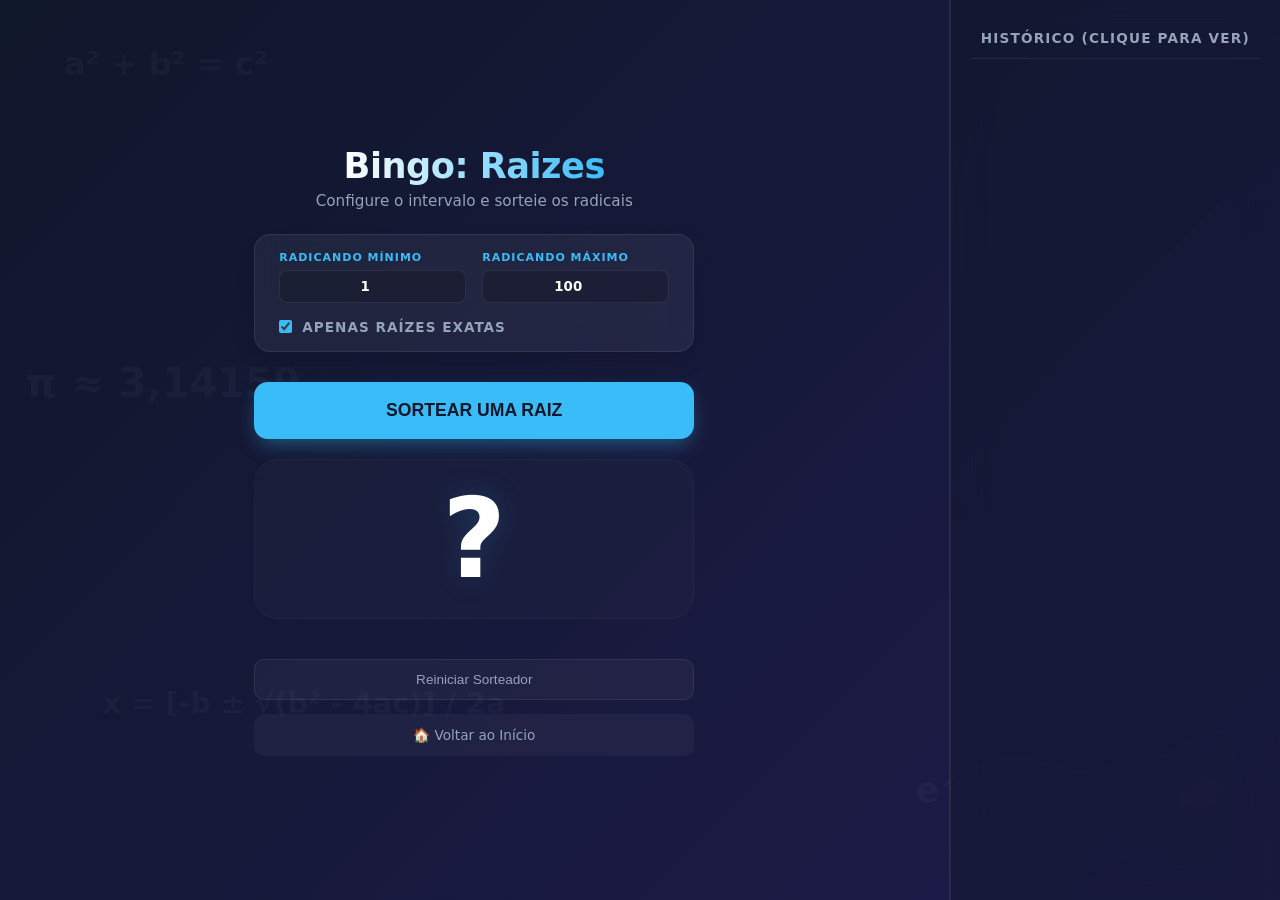
<file: raizes.html>
<!DOCTYPE html>
<html lang="pt-br">
<head>
    <meta charset="UTF-8">
    <meta name="viewport" content="width=device-width, initial-scale=1.0">
    <title>Sorteador de Raízes</title>
    <style>
        :root {
            --bg-gradient: linear-gradient(135deg, #0f172a 0%, #1e1b4b 100%);
            --card-bg: rgba(255, 255, 255, 0.06);
            --card-border: rgba(255, 255, 255, 0.08);
            --text-main: #f8fafc;
            --text-muted: #94a3b8;
            --accent: #38bdf8;
            --accent-hover: #0ea5e9;
            --btn-bg: rgba(255, 255, 255, 0.04);
            --disabled: rgba(255, 255, 255, 0.15);
            --danger: #ef4444;
            --success: #34d399;
        }

        * {
            box-sizing: border-box;
            margin: 0;
            padding: 0;
        }

        body {
            font-family: 'Inter', system-ui, -apple-system, sans-serif;
            background: var(--bg-gradient);
            color: var(--text-main);
            display: flex;
            height: 100vh;
            overflow: hidden;
            position: relative;
        }

        /* Fundo matemático sutil unificado */
        .math-bg {
            position: fixed;
            top: 0; left: 0; width: 100%; height: 100%;
            z-index: 0;
            pointer-events: none;
            overflow: hidden;
            user-select: none;
            opacity: 0.03;
            color: var(--text-main);
            font-weight: 600;
        }

        .formula { position: absolute; white-space: nowrap; }

        /* Área Principal (Esquerda) */
        .main {
            flex: 3;
            display: flex;
            flex-direction: column;
            align-items: center;
            justify-content: center;
            border-right: 1px solid var(--card-border);
            padding: 40px;
            z-index: 1;
        }

        h2 {
            font-size: 2.2rem;
            font-weight: 800;
            letter-spacing: -0.5px;
            background: linear-gradient(to right, #fff, var(--accent));
            -webkit-background-clip: text;
            -webkit-text-fill-color: transparent;
            margin-bottom: 6px;
        }

        .sub {
            color: var(--text-muted);
            margin-bottom: 24px;
            font-size: 0.95rem;
        }

        .config-panel {
            background: var(--card-bg);
            border: 1px solid var(--card-border);
            backdrop-filter: blur(12px);
            -webkit-backdrop-filter: blur(12px);
            padding: 16px 24px;
            border-radius: 16px;
            margin-bottom: 30px;
            display: flex;
            flex-direction: column;
            gap: 12px;
            width: 100%;
            max-width: 440px;
            box-shadow: 0 10px 25px -5px rgba(0,0,0,0.2);
        }

        .config-row {
            display: flex;
            align-items: center;
            justify-content: space-between;
            gap: 16px;
        }

        .config-group { 
            display: flex; 
            flex-direction: column; 
            gap: 6px;
            flex: 1;
        }

        label { 
            font-size: 11px; 
            font-weight: 700; 
            color: var(--accent); 
            text-transform: uppercase; 
            letter-spacing: 1px;
        }
        
        .config-inputs { display: flex; gap: 8px; }

        input[type="number"] {
            width: 100%;
            padding: 8px 12px;
            background: rgba(0, 0, 0, 0.2);
            border: 1px solid var(--card-border);
            border-radius: 8px;
            color: white;
            text-align: center;
            font-family: inherit;
            font-weight: 600;
            transition: border-color 0.2s;
        }
        input[type="number"]:focus {
            outline: none;
            border-color: var(--accent);
        }

        .checkbox-group {
            display: flex;
            align-items: center;
            gap: 10px;
            font-size: 0.85rem;
            cursor: pointer;
            color: var(--text-muted);
            font-weight: 600;
            user-select: none;
            margin-top: 4px;
        }
        .checkbox-group input {
            cursor: pointer;
            accent-color: var(--accent);
        }

        /* Janela de Sorteio Atual */
        #resultado-preview {
            font-size: 110px;
            font-weight: 800;
            margin: 20px 0 40px 0;
            color: #ffffff;
            text-shadow: 0 0 30px rgba(56, 189, 248, 0.2);
            height: 160px;
            display: flex;
            align-items: center;
            justify-content: center;
            background: rgba(255, 255, 255, 0.02);
            border: 1px solid rgba(255, 255, 255, 0.03);
            width: 100%;
            max-width: 440px;
            border-radius: 24px;
        }

        /* Controles e Botões */
        .controls { display: flex; flex-direction: column; gap: 14px; align-items: center; width: 100%; }

        .btn {
            width: 100%;
            padding: 18px 48px;
            border: none;
            border-radius: 14px;
            cursor: pointer;
            font-weight: 700;
            font-size: 1.1rem;
            transition: all 0.2s cubic-bezier(0.4, 0, 0.2, 1);
            text-align: center;
            text-decoration: none;
            display: flex;
            align-items: center;
            justify-content: center;
        }

        .btn-draw { 
            background: var(--accent); 
            color: #0f172a; 
            box-shadow: 0 8px 20px -4px rgba(56, 189, 248, 0.4);
            max-width: 440px;
        }
        .btn-draw:hover { 
            background: var(--accent-hover); 
            transform: translateY(-2px);
            box-shadow: 0 10px 25px -4px rgba(14, 165, 233, 0.5);
        }
        
        .group-row { display: flex; gap: 12px; width: 100%; max-width: 440px; }

        .secondary-btn {
            flex: 1;
            background: var(--btn-bg);
            font-size: 0.85rem;
            padding: 12px;
            border-radius: 10px;
            font-weight: 600;
            transition: all 0.2s;
            cursor: pointer;
            text-decoration: none;
            display: inline-flex;
            align-items: center;
            justify-content: center;
            color: var(--text-main);
            border: 1px solid var(--card-border);
            text-align: center;
        }
        .secondary-btn:hover {
            background: rgba(255, 255, 255, 0.1);
            color: #fff;
            border-color: rgba(255, 255, 255, 0.2);
        }

        .btn-reset { 
            color: var(--text-muted); 
            border-color: var(--card-border);
            width: 100%;
            max-width: 440px;
            font-weight: 500;
        }
        .btn-reset:hover { background: rgba(239, 68, 68, 0.1); color: var(--danger); border-color: rgba(239, 68, 68, 0.3); }
        
        .btn-home { 
            width: 100%;
            max-width: 440px;
            color: var(--text-muted); 
            border-color: transparent;
            font-weight: 500;
        }
        .btn-home:hover { color: white; }

        /* Painel Lateral do Histórico (Direita Fixo) */
        .sidebar {
            flex: 1;
            padding: 30px 20px;
            overflow-y: auto;
            background: rgba(15, 23, 42, 0.4);
            backdrop-filter: blur(20px);
            -webkit-backdrop-filter: blur(20px);
            border-left: 1px solid var(--card-border);
            z-index: 1;
        }

        .sidebar h3 {
            font-size: 0.85rem;
            font-weight: 700;
            color: var(--text-muted);
            text-transform: uppercase;
            letter-spacing: 1.2px;
            border-bottom: 1px solid var(--card-border);
            padding-bottom: 12px;
            margin-bottom: 20px;
            text-align: center;
        }

        .historico-grid { display: grid; grid-template-columns: 1fr 1fr; gap: 12px; }

        /* ITENS DO HISTÓRICO lateral */
        .history-item {
            background: var(--btn-bg);
            padding: 16px 10px;
            border-radius: 12px;
            text-align: center;
            font-size: 20px;
            font-weight: 700;
            color: var(--text-main);
            border: 1px solid var(--card-border);
            cursor: pointer;
            transition: all 0.2s ease;
            animation: fadeIn 0.3s ease;
        }

        .history-item:hover {
            background: var(--accent);
            color: #0f172a;
            transform: translateY(-2px);
            box-shadow: 0 6px 15px -3px rgba(56, 189, 248, 0.3);
            border-color: transparent;
        }
        
        @keyframes fadeIn { from { opacity: 0; transform: translateY(-8px); } to { opacity: 1; transform: translateY(0); } }

        /* MODAL GIGANTE DE EXIBIÇÃO */
        .modal-overlay {
            display: none; position: fixed; top: 0; left: 0; width: 100%; height: 100%;
            background: rgba(15, 23, 42, 0.6); 
            backdrop-filter: blur(8px);
            -webkit-backdrop-filter: blur(8px);
            z-index: 1000;
            justify-content: center; align-items: center;
            opacity: 0; transition: opacity 0.3s ease;
        }
        .modal-overlay.show { display: flex; opacity: 1; }

        .modal-content { 
            background: rgba(30, 27, 75, 0.95);
            padding: 40px 32px;
            border-radius: 24px;
            border: 1px solid rgba(255, 255, 255, 0.1);
            text-align: center;
            box-shadow: 0 25px 50px -12px rgba(0,0,0,0.5);
            width: 90%;
            max-width: 460px;
            transform: scale(0.96);
            transition: transform 0.3s ease;
        }
        .modal-overlay.show .modal-content { transform: scale(1); }

        #modal-texto { 
            font-size: 110px; 
            font-weight: 900; 
            color: white; 
            margin: 0; 
            line-height: 1; 
        }
        #modal-valor { 
            font-size: 90px; 
            color: var(--success); 
            font-weight: 800; 
            text-shadow: 0 0 30px rgba(52, 211, 153, 0.3);
            margin-bottom: 10px;
        }
        .btn-close-modal { 
            margin-top: 20px; 
            padding: 12px 24px; 
            font-size: 0.95rem; 
            background: var(--btn-bg); 
            color: white; 
            border-radius: 10px; 
            border: 1px solid var(--card-border); 
            cursor: pointer;
            width: 100%;
            font-weight: 600;
            transition: all 0.2s;
        }
        .btn-close-modal:hover { background: rgba(255, 255, 255, 0.1); color: #fff; }

        /* Responsividade */
        @media (max-width: 850px) {
            body { flex-direction: column; overflow-y: auto; height: auto; }
            .main { border-right: none; border-bottom: 1px solid var(--card-border); padding: 30px 16px; }
            .sidebar { padding: 30px 16px; overflow-y: visible; border-left: none; }
            #resultado-preview { font-size: 80px; height: 130px; }
        }
    </style>
</head>
<body>

    <div class="math-bg">
        <div class="formula" style="top: 5%; left: 5%; font-size: 2rem;">a² + b² = c²</div>
        <div class="formula" style="top: 15%; right: 10%; font-size: 1.5rem;">E = mc²</div>
        <div class="formula" style="bottom: 20%; left: 8%; font-size: 1.8rem;">x = [-b ± √(b² - 4ac)] / 2a</div>
        <div class="formula" style="top: 40%; left: 2%; font-size: 2.5rem;">π ≈ 3,14159</div>
        <div class="formula" style="bottom: 10%; right: 5%; font-size: 2.2rem;">e^{iπ} + 1 = 0</div>
    </div>

    <div class="main">
        <h2>Bingo: Raizes</h2>
        <p class="sub">Configure o intervalo e sorteie os radicais</p>
        
        <div class="config-panel">
            <div class="config-row">
                <div class="config-group">
                    <label>Radicando Mínimo</label>
                    <input type="number" id="minVal" value="1">
                </div>
                <div class="config-group">
                    <label>Radicando Máximo</label>
                    <input type="number" id="maxVal" value="100">
                </div>
            </div>
            
            <label class="checkbox-group">
                <input type="checkbox" id="apenasExatas" checked>
                Apenas raízes exatas
            </label>
        </div>

        <button class="btn btn-draw" onclick="sortear()">SORTEAR UMA RAIZ</button>
        
        <div id="resultado-preview">?</div>

        <div class="controls">
            <button class="secondary-btn btn-reset" onclick="reiniciar()">Reiniciar Sorteador</button>
            <a href="index.html" class="secondary-btn btn-home">🏠 Voltar ao Início</a>
        </div>
    </div>

    <div class="sidebar">
        <h3>Histórico (Clique para ver)</h3>
        <div id="historico" class="historico-grid"></div>
    </div>

    <div id="modal-resultado" class="modal-overlay" onclick="fecharModal()">
        <div class="modal-content" onclick="event.stopPropagation()">
            <div id="modal-texto">√--</div>
            <div style="color: var(--text-muted); font-size: 0.9rem; text-transform: uppercase; letter-spacing: 1px; font-weight: 600;">resultado:</div>
            <div id="modal-valor">= --</div>
            <button class="btn-close-modal" onclick="fecharModal()">Fechar Janela</button>
        </div>
    </div>

    <script>
        let sorteadas = new Set();

        function sortear() {
            const min = parseInt(document.getElementById('minVal').value);
            const max = parseInt(document.getElementById('maxVal').value);
            const apenasExatas = document.getElementById('apenasExatas').checked;

            let possiveis = [];
            for (let i = min; i <= max; i++) {
                if (apenasExatas) {
                    if (Math.sqrt(i) % 1 === 0) possiveis.push(i);
                } else {
                    possiveis.push(i);
                }
            }

            let disponiveis = possiveis.filter(n => !sorteadas.has(n));

            if (disponiveis.length === 0) {
                alert("Todas as raízes possíveis dentro deste intervalo já foram sorteadas!");
                return;
            }

            const sorteado = disponiveis[Math.floor(Math.random() * disponiveis.length)];
            sorteadas.add(sorteado);

            document.getElementById('resultado-preview').innerText = `√${sorteado}`;
            
            adicionarAoHistorico(sorteado);
        }

        function adicionarAoHistorico(num) {
            const lista = document.getElementById('historico');
            const item = document.createElement('div');
            item.className = 'history-item';
            
            const res = Math.sqrt(num);
            const formatado = Number.isInteger(res) ? res : res.toFixed(2);
            
            item.innerHTML = `√${num}`;
            
            // Abre o modal ao clicar no item correspondente
            item.onclick = (e) => {
                e.stopPropagation();
                exibirGrande(num, formatado);
            };
            
            lista.prepend(item);
        }

        function exibirGrande(num, resultado) {
            document.getElementById('modal-texto').innerText = `√${num}`;
            document.getElementById('modal-valor').innerText = `= ${resultado}`;
            document.getElementById('modal-resultado').classList.add('show');
        }

        function fecharModal() {
            document.getElementById('modal-resultado').classList.remove('show');
        }

        function reiniciar() {
            if (confirm("Deseja limpar o histórico e reiniciar o bingo?")) {
                sorteadas.clear();
                document.getElementById('resultado-preview').innerText = "?";
                document.getElementById('historico').innerHTML = "";
            }
        }

        // Fecha a visualização ao pressionar ESC
        window.addEventListener('keydown', (e) => {
            if (e.key === 'Escape') fecharModal();
        });
    </script>
</body>
</html>
</file>
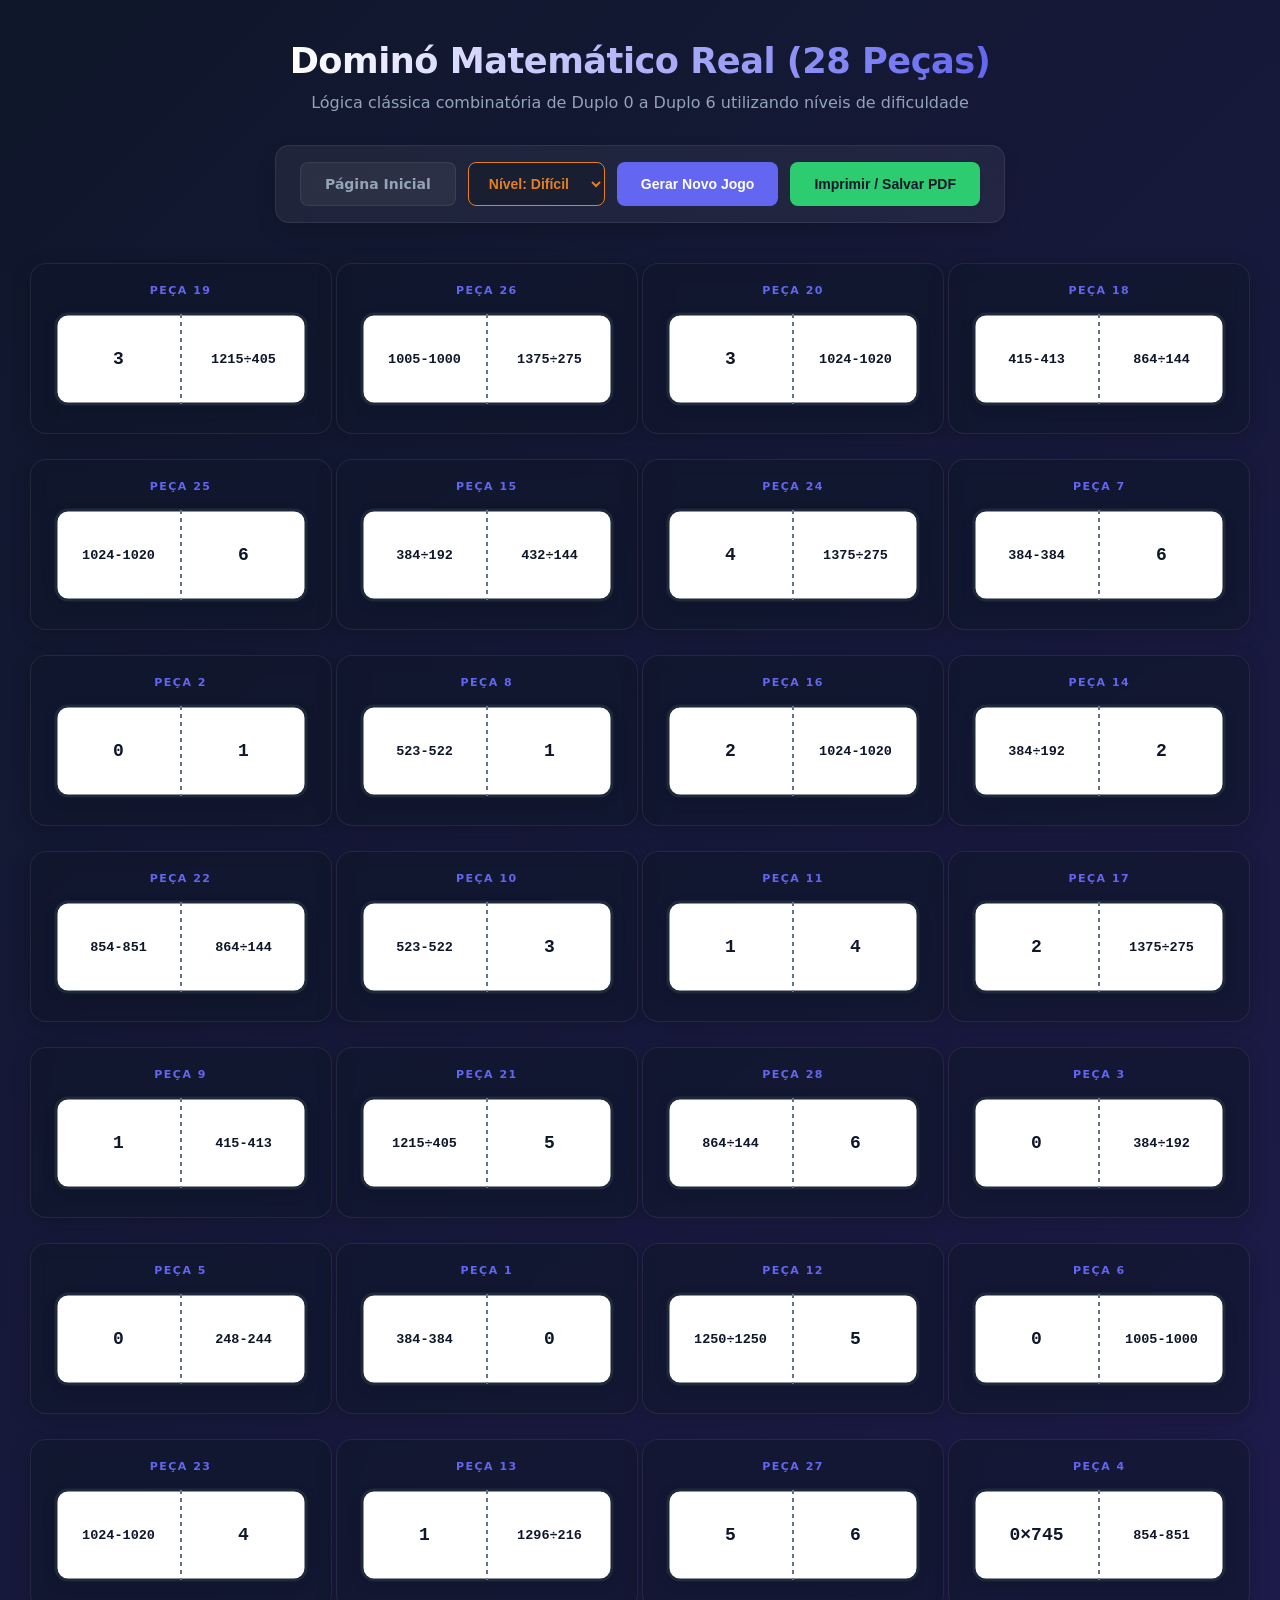
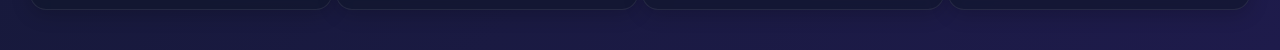
<file: domino/gerador_domino.html>
<!DOCTYPE html>
<html lang="pt-BR">
<head>
    <meta charset="UTF-8">
    <meta name="viewport" content="width=device-width, initial-scale=1.0">
    <title>Dominó Matemático com Lógica Real</title>
    <style>
        :root {
            --bg-gradient: linear-gradient(135deg, #0f172a 0%, #1e1b4b 100%);
            --card-bg: rgba(255, 255, 255, 0.06);
            --card-border: rgba(255, 255, 255, 0.08);
            --text-main: #f8fafc;
            --text-muted: #94a3b8;
            --accent: #6366f1;
            --accent-hover: #4f46e5;
            --success: #2ecc71;
            --success-hover: #27ae60;
        }

        * {
            box-sizing: border-box;
            margin: 0;
            padding: 0;
        }

        body {
            font-family: 'Inter', system-ui, -apple-system, sans-serif;
            background: var(--bg-gradient);
            color: var(--text-main);
            min-height: 100vh;
            padding: 40px 20px;
            display: flex;
            flex-direction: column;
            align-items: center;
        }

        .header {
            text-align: center;
            margin-bottom: 30px;
            max-width: 800px;
        }

        h1 {
            font-size: 2.2rem;
            font-weight: 800;
            letter-spacing: -0.5px;
            background: linear-gradient(to right, #fff, var(--accent));
            -webkit-background-clip: text;
            -webkit-text-fill-color: transparent;
            margin-bottom: 10px;
        }

        p {
            color: var(--text-muted);
            font-size: 1rem;
            line-height: 1.5;
        }

        .controls {
            display: flex;
            justify-content: center;
            gap: 12px;
            margin-bottom: 40px;
            flex-wrap: wrap;
            align-items: center;
            background: var(--card-bg);
            border: 1px solid var(--card-border);
            padding: 16px 24px;
            border-radius: 14px;
            backdrop-filter: blur(12px);
            -webkit-backdrop-filter: blur(12px);
            box-shadow: 0 10px 25px -5px rgba(0,0,0,0.2);
        }

        .select-nivel {
            padding: 0 16px;
            font-size: 14px;
            font-weight: 600;
            border-radius: 8px;
            border: 1px solid #e67e22;
            background-color: rgba(0, 0, 0, 0.2);
            color: #e67e22;
            outline: none;
            cursor: pointer;
            height: 44px;
            transition: all 0.2s;
        }

        .select-nivel:focus {
            box-shadow: 0 0 0 2px rgba(230, 126, 34, 0.3);
        }

        button, .btn-link {
            background-color: var(--accent);
            color: white;
            border: none;
            padding: 0 24px;
            font-size: 14px;
            font-weight: 700;
            border-radius: 8px;
            cursor: pointer;
            height: 44px;
            transition: all 0.2s cubic-bezier(0.4, 0, 0.2, 1);
            text-decoration: none;
            display: inline-flex;
            align-items: center;
            justify-content: center;
        }

        button:hover, .btn-link:hover {
            background-color: var(--accent-hover);
            transform: translateY(-2px);
        }

        button.secondary {
            background-color: var(--success);
            color: #0f172a;
        }

        button.secondary:hover {
            background-color: var(--success-hover);
        }

        .btn-home {
            background-color: rgba(255, 255, 255, 0.05);
            color: var(--text-muted);
            border: 1px solid var(--card-border);
        }

        .btn-home:hover {
            background-color: rgba(255, 255, 255, 0.1);
            color: var(--text-main);
        }

        .grid-pecas {
            display: grid;
            grid-template-columns: repeat(auto-fill, minmax(280px, 1fr));
            gap: 25px;
            width: 100%;
            max-width: 1200px;
            justify-items: center;
        }

        .domino-card {
            background: rgba(15, 23, 42, 0.6);
            padding: 20px;
            border-radius: 16px;
            box-shadow: 0 4px 20px rgba(0, 0, 0, 0.2);
            text-align: center;
            border: 1px solid var(--card-border);
            backdrop-filter: blur(8px);
            transition: transform 0.2s ease;
        }

        .domino-card:hover {
            transform: scale(1.02);
        }

        .num-peca {
            font-size: 11px;
            color: var(--accent);
            margin-bottom: 12px;
            font-weight: 800;
            text-transform: uppercase;
            letter-spacing: 1.5px;
        }

        svg {
            width: 260px;
            height: 100px;
            filter: drop-shadow(0 4px 6px rgba(0,0,0,0.1));
        }

        .borda-domino {
            fill: #ffffff;
            stroke: #1e293b;
            stroke-width: 3;
            rx: 12;
            ry: 12;
        }

        .linha-divisoria {
            stroke: #64748b;
            stroke-width: 2;
            stroke-dasharray: 4 4;
        }

        .texto-domino {
            font-size: 18px;
            font-family: 'Courier New', Courier, monospace;
            font-weight: 800;
            fill: #0f172a;
            text-anchor: middle;
            dominant-baseline: central;
        }

        .texto-container {
            font-size: 18px;
        }

        .texto-longo {
            font-size: 13.5px;
            font-weight: 900;
        }

        /* AJUSTE FINO DE IMPRESSÃO - FORMATADO EM ALTA QUALIDADE */
        @media print {
            @page { size: A4 portrait; margin: 15mm; }
            
            .controls, .header, .num-peca {
                display: none !important;
            }
            
            body {
                background: white !important;
                color: black !important;
                padding: 0 !important;
                display: block !important;
            }
            
            .grid-pecas {
                display: flex !important;
                flex-wrap: wrap !important;
                justify-content: center !important;
                gap: 15px !important;
                max-width: 100% !important;
            }
            
            .domino-card {
                box-shadow: none !important;
                border: none !important;
                background: transparent !important;
                display: inline-block !important;
                page-break-inside: avoid !important;
                break-inside: avoid !important;
                margin: 5px !important;
                padding: 0 !important;
            }

            svg {
                filter: none !important;
            }

            .borda-domino {
                fill: #ffffff !important;
                stroke: #000000 !important;
                stroke-width: 3.5px !important;
            }

            .linha-divisoria {
                stroke: #000000 !important;
                stroke-width: 2px !important;
            }

            .texto-domino {
                fill: #000000 !important;
            }
        }
    </style>
</head>
<body>

<div class="header">
    <h1>Dominó Matemático Real (28 Peças)</h1>
    <p>Lógica clássica combinatória de Duplo 0 a Duplo 6 utilizando níveis de dificuldade</p>
</div>

<div class="controls">
    <a href="https://profpablosanches.github.io/bingo/index.html" class="btn-link btn-home">Página Inicial</a>
    <select id="nivel-dificuldade" class="select-nivel" onchange="gerarJogoDominoReal()">
        <option value="facil">Nível: Fácil</option>
        <option value="medio">Nível: Médio</option>
        <option value="dificil" selected>Nível: Difícil</option>
    </select>
    <button onclick="gerarJogoDominoReal()">Gerar Novo Jogo</button>
    <button class="secondary" onclick="window.print()">Imprimir / Salvar PDF</button>
</div>

<div id="tabuleiro" class="grid-pecas"></div>

<script>
    const bancoNiveis = {
        facil: {
            0: { operacoes: ["2-2", "0+0", "1-1"], resultado: "0" },
            1: { operacoes: ["1+0", "3-2", "2-1"], resultado: "1" },
            2: { operacoes: ["1+1", "4-2", "2+0"], resultado: "2" },
            3: { operacoes: ["2+1", "5-2", "3+0"], resultado: "3" },
            4: { operacoes: ["2+2", "6-2", "4+0"], resultado: "4" },
            5: { operacoes: ["3+2", "7-2", "5+0"], resultado: "5" },
            6: { operacoes: ["4+2", "8-2", "3+3"], resultado: "6" }
        },
        medio: {
            0: { operacoes: ["12-12", "5-5", "0×4"], resultado: "0" },
            1: { operacoes: ["9-8", "5÷5", "10-9"], resultado: "1" },
            2: { operacoes: ["14÷7", "8-6", "10÷5"], resultado: "2" },
            3: { operacoes: ["9÷3", "12-9", "15÷5"], resultado: "3" },
            4: { operacoes: ["2×2", "16÷4", "11-7"], resultado: "4" },
            5: { operacoes: ["2+3", "20÷4", "14-9"], resultado: "5" },
            6: { operacoes: ["3×2", "12÷2", "15-9"], resultado: "6" }
        },
        dificil: {
            0: { operacoes: ["384-384", "0×745", "1542-1542"], resultado: "0" },
            1: { operacoes: ["435÷435", "523-522", "1250÷1250"], resultado: "1" },
            2: { operacoes: ["384÷192", "415-413", "1056÷528"], resultado: "2" },
            3: { operacoes: ["432÷144", "854-851", "1215÷405"], resultado: "3" },
            4: { operacoes: ["1024-1020", "576÷144", "248-244"], resultado: "4" },
            5: { operacoes: ["625÷125", "1005-1000", "1375÷275"], resultado: "5" },
            6: { operacoes: ["864÷144", "1296÷216", "2304÷384"], resultado: "6" }
        }
    };

    function obterTextoVisual(valorNumerico, nivel) {
        const dados = bancoNiveis[nivel][valorNumerico];
        if (Math.random() > 0.5) {
            const listaOps = dados.operacoes;
            return listaOps[Math.floor(Math.random() * listaOps.length)];
        } else {
            return dados.resultado;
        }
    }

    function gerarJogoDominoReal() {
        const tabuleiro = document.getElementById('tabuleiro');
        const nivelSelecionado = document.getElementById('nivel-dificuldade').value;
        tabuleiro.innerHTML = '';

        let pecasMapeadas = [];
        let contadorId = 1;

        for (let i = 0; i <= 6; i++) {
            for (let j = i; j <= 6; j++) {
                let textoEsquerdo = obterTextoVisual(i, nivelSelecionado);
                let textoDireito = obterTextoVisual(j, nivelSelecionado);

                if (i === j && textoEsquerdo === textoDireito) {
                    textoEsquerdo = bancoNiveis[nivelSelecionado][i].operacoes[0];
                    textoDireito = bancoNiveis[nivelSelecionado][j].resultado;
                }

                pecasMapeadas.push({
                    id: contadorId++,
                    valEsq: i,
                    valDir: j,
                    txtEsq: textoEsquerdo,
                    txtDir: textoDireito
                });
            }
        }

        for (let i = pecasMapeadas.length - 1; i > 0; i--) {
            const j = Math.floor(Math.random() * (i + 1));
            [pecasMapeadas[i], pecasMapeadas[j]] = [pecasMapeadas[j], pecasMapeadas[i]];
        }

        pecasMapeadas.forEach(peca => {
            const card = document.createElement('div');
            card.className = 'domino-card';
            
            const classeEsq = peca.txtEsq.length > 6 ? "texto-domino texto-longo" : "texto-domino";
            const classeDir = peca.txtDir.length > 6 ? "texto-domino texto-longo" : "texto-domino";

            card.innerHTML = `
                <div class="num-peca">Peça ${peca.id}</div>
                <svg viewBox="0 0 260 100">
                    <rect x="5" y="5" width="250" height="90" class="borda-domino" />
                    <line x1="130" y1="5" x2="130" y2="95" class="linha-divisoria" />
                    
                    <text x="67.5" y="50" class="${classeEsq}">${peca.txtEsq}</text>
                    <text x="192.5" y="50" class="${classeDir}">${peca.txtDir}</text>
                </svg>
            `;
            tabuleiro.appendChild(card);
        });
    }

    window.onload = gerarJogoDominoReal;
</script>

</body>
</html>
</file>
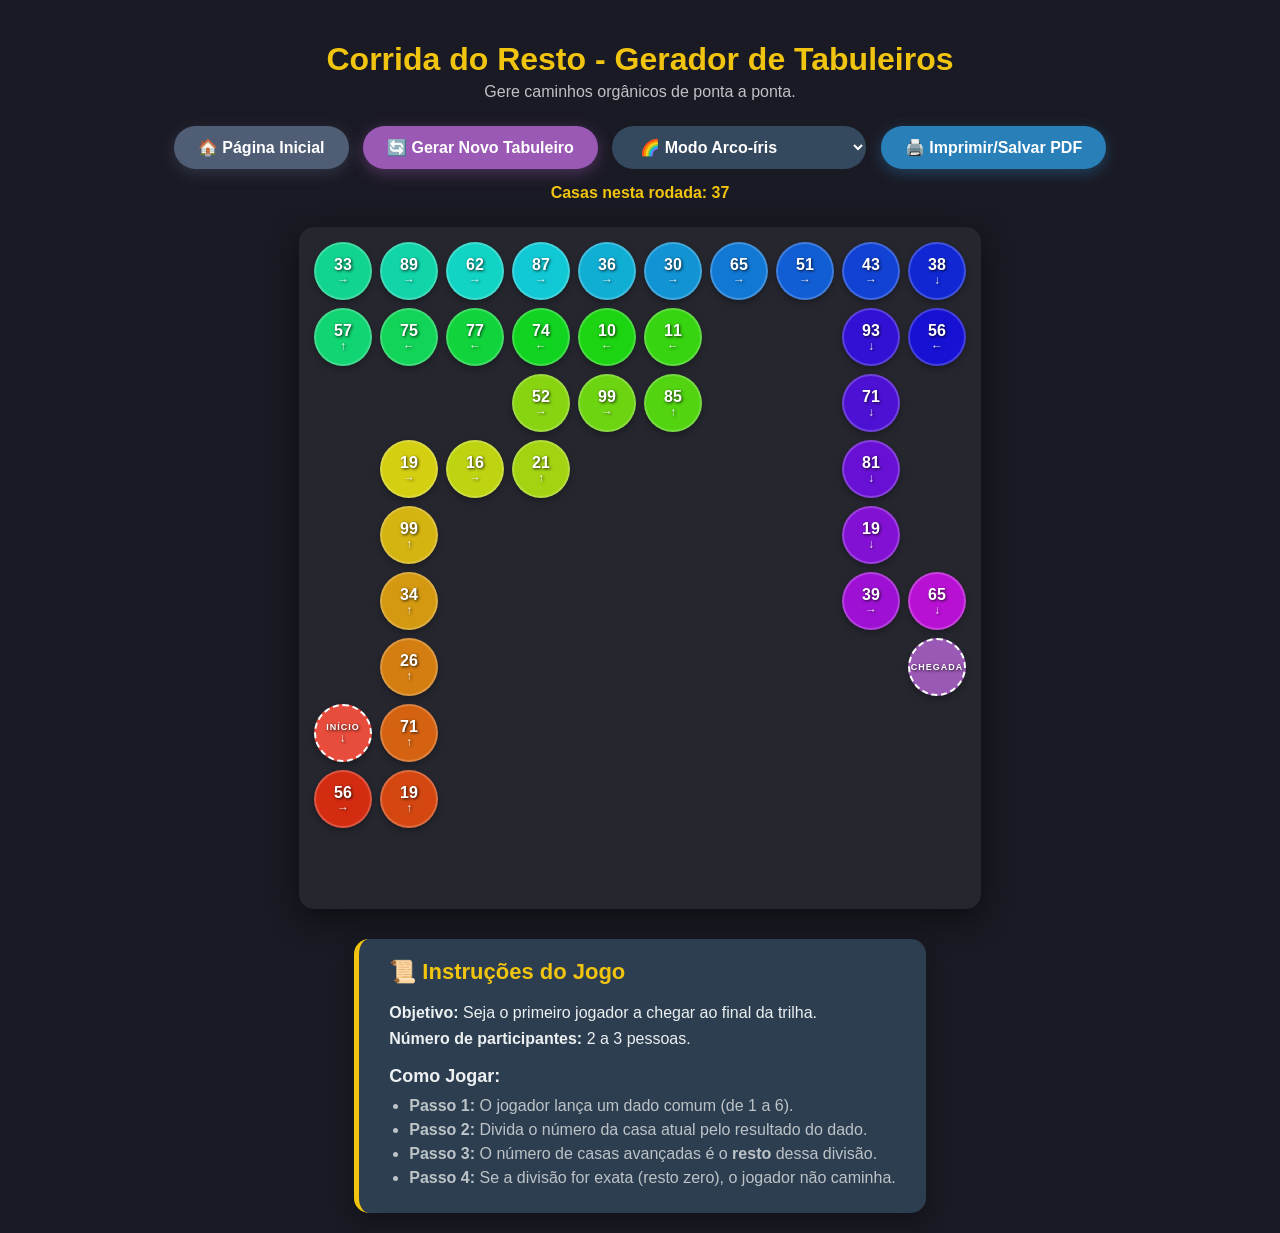
<file: tabuleiro_arcoiris/gerador_tabuleiro.html>
<!DOCTYPE html>
<html lang="pt-BR">
<head>
    <meta charset="UTF-8">
    <meta name="viewport" content="width=device-width, initial-scale=1.0">
    <title>Corrida do Resto</title>
    <link rel="stylesheet" href="style.css">
</head>
<body>

    <div class="no-print">
        <h1>Corrida do Resto - Gerador de Tabuleiros</h1>
        <p>Gere caminhos orgânicos de ponta a ponta.</p>

        <div class="controls">
            <button id="btnHome" class="btn-home">🏠 Página Inicial</button>
            <button id="btnGerar">🔄 Gerar Novo Tabuleiro</button>
            
            <select id="selectModo" class="custom-select">
                <option value="arcoiris">🌈 Modo Arco-íris</option>
                <option value="pb">🏁 Modo Preto e Branco</option>
                <option value="rgb">🚥 Modo RGB</option>
            </select>

            <button id="btnImprimir" class="btn-print">🖨️ Imprimir/Salvar PDF</button>
            <div id="contadorCasas" style="margin-top: 10px; font-weight: bold; color: #f1c40f;"></div>
        </div>
    </div>

    <div class="board-container">
        <div class="board" id="tabuleiro"></div>
        
        <div class="instructions-box">
            <h2>📜 Instruções do Jogo</h2>
            <p><strong>Objetivo:</strong> Seja o primeiro jogador a chegar ao final da trilha.</p>
            <p><strong>Número de participantes:</strong> 2 a 3 pessoas.</p>
            <h3>Como Jogar:</h3>
            <ul>
                <li><strong>Passo 1:</strong> O jogador lança um dado comum (de 1 a 6).</li>
                <li><strong>Passo 2:</strong> Divida o número da casa atual pelo resultado do dado.</li>
                <li><strong>Passo 3:</strong> O número de casas avançadas é o <strong>resto</strong> dessa divisão.</li>
                <li><strong>Passo 4:</strong> Se a divisão for exata (resto zero), o jogador não caminha.</li>
            </ul>
        </div>
    </div>

    <script src="script.js"></script>
</body>
</html>
</file>
<file: tabuleiro_arcoiris/style.css>
/* --- ESTILOS PARA TELA (WEB) --- */
body {
    font-family: 'Segoe UI', Tahoma, Geneva, Verdana, sans-serif;
    background-color: #1a1a24;
    color: #fff;
    margin: 0;
    padding: 20px;
    display: flex;
    flex-direction: column;
    align-items: center;
}

h1 { color: #f1c40f; margin-bottom: 5px; text-align: center; }
p { color: #bdc3c7; text-align: center; max-width: 600px; margin: 0 auto 20px auto; }
.controls { margin-bottom: 25px; text-align: center; }

button, .custom-select {
    padding: 12px 24px;
    font-size: 16px;
    font-weight: bold;
    border-radius: 30px;
    border: none;
    margin: 5px;
    box-sizing: border-box;
    vertical-align: middle;
}

button { background-color: #9b59b6; color: white; cursor: pointer; transition: all 0.2s; box-shadow: 0 4px 15px rgba(155, 89, 182, 0.4); }
button:hover { background-color: #8e44ad; transform: translateY(-2px); }
.btn-home { background-color: #4f5d75; box-shadow: 0 4px 15px rgba(79, 93, 117, 0.4); }
.btn-home:hover { background-color: #3d485c; }
.btn-print { background-color: #2980b9; box-shadow: 0 4px 15px rgba(41, 128, 185, 0.4); }
.custom-select { background-color: #34495e; color: white; cursor: pointer; outline: none; }

.board-container {
    width: 100%;
    max-width: 1000px; 
    display: flex;
    flex-direction: column; /* Na tela, fica um embaixo do outro */
    align-items: center;
    gap: 30px;
}

.board {
    display: grid;
    grid-template-columns: repeat(10, 58px);
    grid-template-rows: repeat(10, 58px);
    gap: 8px;
    padding: 15px;
    background-color: rgba(255, 255, 255, 0.05);
    border-radius: 15px;
    box-shadow: 0 10px 30px rgba(0,0,0,0.5);
}

.cell {
    width: 58px;
    height: 58px;
    border-radius: 50%;
    display: flex;
    flex-direction: column;
    align-items: center;
    justify-content: center;
    font-size: 16px;
    font-weight: bold;
    color: #fff;
    text-shadow: 1px 1px 3px rgba(0,0,0,0.8);
    cursor: pointer;
    user-select: none;
    box-shadow: 0 3px 6px rgba(0,0,0,0.3);
    border: 2px solid rgba(255,255,255,0.2);
    -webkit-print-color-adjust: exact;
    print-color-adjust: exact;
    box-sizing: border-box;
}

.cell.white-mode { color: #000 !important; text-shadow: none !important; border: 2px solid #34495e !important; }
.cell .arrow { font-size: 12px; margin-top: -1px; opacity: 0.9; }
.cell.special { font-size: 9px; text-transform: uppercase; letter-spacing: 1px; border: 2px dashed #fff; text-align: center; }
.cell.active { filter: grayscale(80%) brightness(50%); border-color: #000; }

/* Quadro de Instruções (Estilo Web) */
.instructions-box {
    background-color: #2c3e50;
    padding: 20px 30px;
    border-radius: 15px;
    max-width: 600px;
    box-shadow: 0 10px 25px rgba(0,0,0,0.3);
    border-left: 5px solid #f1c40f;
}
.instructions-box h2 { color: #f1c40f; margin-top: 0; font-size: 22px; }
.instructions-box h3 { color: #ecf0f1; margin-bottom: 10px; font-size: 18px; }
.instructions-box p { text-align: left; margin: 8px 0; color: #ecf0f1; }
.instructions-box ul { margin: 0; padding-left: 20px; color: #bdc3c7; }
.instructions-box li { margin-bottom: 6px; }

/* --- 🖨️ SUPORTE DE IMPRESSÃO TRAVADO PARA 1 FOLHA A4 --- */
@media print {
    @page { 
        size: A4 portrait; 
        margin: 10mm 10mm 10mm 10mm; 
    }
    
    html, body { 
        height: 100%; 
        overflow: hidden; 
        background-color: #ffffff !important; 
        color: #000000 !important; 
        margin: 0 !important; 
        padding: 0 !important; 
    }
    
    .no-print { display: none !important; }
    
    .board-container { 
        width: 100%; 
        height: 100%; 
        display: flex; 
        flex-direction: column; /* Mantém empilhado verticalmente */
        justify-content: space-between; /* Afasta o tabuleiro das instruções para organizar o espaço */
        align-items: center; 
        padding: 5mm 0;
        box-sizing: border-box; 
    }
    
    .board { 
        grid-template-columns: repeat(10, 16.5mm); 
        grid-template-rows: repeat(10, 16.5mm); 
        gap: 1.5mm; 
        background-color: transparent !important; 
        box-shadow: none !important; 
        padding: 0; 
        margin: 0 auto; 
    }
    
    .cell { 
        width: 16.5mm !important; 
        height: 16.5mm !important; 
        font-size: 13pt !important; 
        text-shadow: none !important; 
        border: 1.5pt solid #000 !important; 
        box-shadow: none !important; 
    }
    
    .cell .arrow { font-size: 10pt !important; }
    .cell.special { font-size: 8pt !important; }
    .cell:not(.white-mode) { color: #000 !important; }

    /* Ajuste elegante das instruções para o papel */
    .instructions-box {
        background-color: #ffffff !important;
        border: 1.5pt solid #000000 !important;
        border-left: 6pt solid #000000 !important;
        color: #000000 !important;
        box-shadow: none !important;
        width: 165mm;
        padding: 4mm 6mm;
        margin-top: 4mm;
        border-radius: 5px;
    }
    .instructions-box h2 { color: #000000 !important; font-size: 14pt; margin-bottom: 2mm; }
    .instructions-box h3 { color: #000000 !important; font-size: 11pt; margin-top: 2mm; }
    .instructions-box p { color: #000000 !important; font-size: 10pt; }
    .instructions-box ul { color: #000000 !important; }
    .instructions-box li { font-size: 10pt; }
}
</file>
